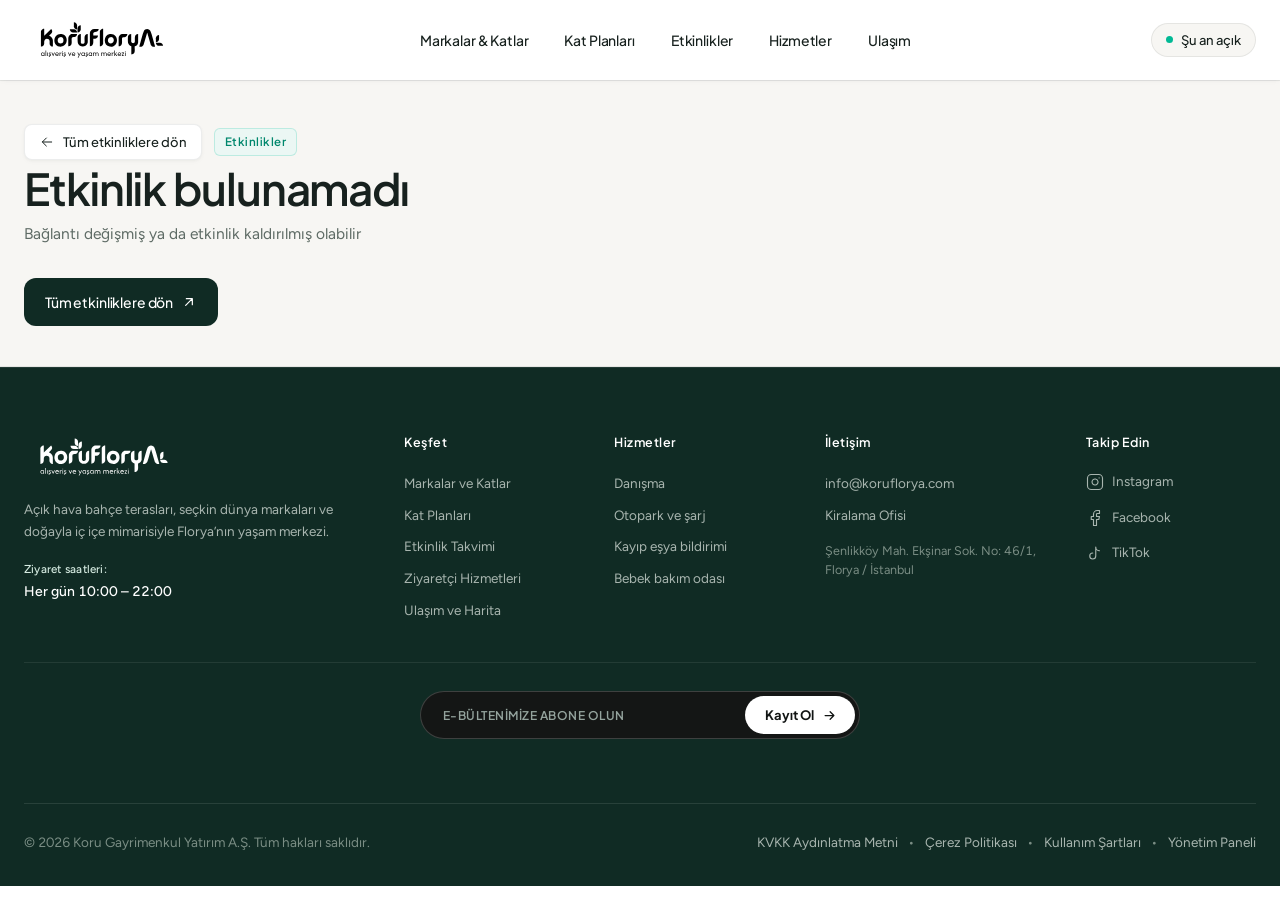
<file: etkinlik.html>
<!DOCTYPE html>
<html lang="tr">
<head>
<meta charset="UTF-8" />
<meta name="viewport" content="width=device-width, initial-scale=1" />
<title>Etkinlik | Koru Florya</title>
<meta name="description" content="Koru Florya etkinlik detayı" />
<meta name="theme-color" content="#102B24" />
<link rel="icon" type="image/svg+xml" href="assets/logo/favicon.svg" />
<link rel="apple-touch-icon" href="assets/logo/koruflorya-icon-hq.png" />
<link rel="preconnect" href="https://fonts.googleapis.com" />
<link rel="preconnect" href="https://fonts.gstatic.com" crossorigin />
<link href="https://fonts.googleapis.com/css2?family=Plus+Jakarta+Sans:wght@500;600&family=Figtree:wght@400;500;600&display=swap" rel="stylesheet" />
<link rel="stylesheet" href="assets/css/site.css" />
<!-- seo:start -->
<link rel="canonical" href="https://lavelty.github.io/my-project/etkinlik.html" />
<meta property="og:site_name" content="Koru Florya" />
<meta property="og:locale" content="tr_TR" />
<meta property="og:type" content="website" />
<meta property="og:title" content="Etkinlik | Koru Florya" />
<meta property="og:description" content="Koru Florya etkinlik detayı" />
<meta property="og:url" content="https://lavelty.github.io/my-project/etkinlik.html" />
<meta property="og:image" content="https://lavelty.github.io/my-project/assets/og/og-default.jpg" />
<meta property="og:image:width" content="1200" />
<meta property="og:image:height" content="630" />
<meta name="twitter:card" content="summary_large_image" />
<meta name="twitter:title" content="Etkinlik | Koru Florya" />
<meta name="twitter:description" content="Koru Florya etkinlik detayı" />
<meta name="twitter:image" content="https://lavelty.github.io/my-project/assets/og/og-default.jpg" />
<!-- seo:end -->
</head>
<body data-page="event">
<main id="main"><div id="page"></div></main>
<script src="assets/js/stores.js"></script>
<script src="assets/js/events.js"></script>
<script src="assets/js/data.js"></script>
<script src="assets/js/cards.js"></script>
<script src="assets/js/chrome.js"></script>
<script src="assets/js/seo.js"></script>
<script>
(function(){
const {esc,IC}=KF;
const $=s=>document.querySelector(s);
const qp=new URLSearchParams(location.search);
const id=qp.get('e')||qp.get('id');
const e=KF.evById(id);
const page=$('#page');
if(!e){
  document.title='Etkinlik bulunamadı | Koru Florya';
  page.innerHTML=`<div class="pagehead"><div class="wrap"><div class="lh-crumb"><a class="back" href="etkinlikler.html"><svg viewBox="0 0 24 24" fill="none" stroke="currentColor" stroke-width="1.5" stroke-linecap="round" stroke-linejoin="round" aria-hidden="true"><path d="M19 12H5M11 6l-6 6 6 6"/></svg>Tüm etkinliklere dön</a><span class="lh-badge">Etkinlikler</span></div><h1 class="h" style="font-size:clamp(36px,5vw,64px)">Etkinlik bulunamadı</h1><p class="lead">Bağlantı değişmiş ya da etkinlik kaldırılmış olabilir</p><p style="margin-top:32px"><a class="btn btn-dark" href="etkinlikler.html">Tüm etkinliklere dön ${IC.arr}</a></p></div></div>`;
  return;
}
document.title=`${e.title} | Koru Florya`;
if(window.KFSeo)KFSeo.event(e);
document.querySelector('meta[name=description]').content=e.short;
const past=KF.isPast(e),dt=KF.dateText(e),l=KF.calLinks(e);
const camp=e.type==='campaign';
const chips=[dt?`<span>${IC.cal}${esc(dt)}</span>`:'',e.time?`<span>${IC.clock}${esc(e.time)}</span>`:'',`<span>${IC.pin}${esc((e.venue?e.venue+', ':'')+(e.place||''))}</span>`].join('');
const rows=[dt?['Tarih',esc(dt)]:null,e.time?['Saat',esc(e.time)]:null,['Mekân',`${e.venue?esc(e.venue)+'<br>':''}${esc(e.place||'')}`],e.who?['Konuk',esc(e.who.name)]:null,e.audience?['Kimler için',esc(e.audience)]:null,!camp?['Katılım',e.free?'Ücretsiz':'—']:null].filter(Boolean);
const inits=n=>n.replace(/(Prof\.|Dr\.)\s*/g,'').split(' ').map(w=>w[0]).slice(0,2).join('');
const goEventHall=!camp&&/^Koru Katı/.test(e.place||'');
const similar=(e.related||KF.EVENTS.filter(x=>x.id!==e.id&&x.type===e.type).map(x=>x.id)).map(KF.evById).filter(x=>x&&!KF.isPast(x)).slice(0,3);
const imgSrc=/^https?:\/\/|^data:|^assets\//.test(e.img||'')?e.img:`assets/events/${e.img}`;
page.innerHTML=`
<div class="ev-hero">
  <img src="${esc(imgSrc)}" alt="" width="1600" height="900" decoding="async" fetchpriority="high" />
  <div class="wrap">
    <div class="lh-crumb">
      <a class="back" href="etkinlikler.html"><svg viewBox="0 0 24 24" fill="none" stroke="currentColor" stroke-width="1.5" stroke-linecap="round" stroke-linejoin="round" aria-hidden="true"><path d="M19 12H5M11 6l-6 6 6 6"/></svg>Tüm etkinliklere dön</a>
      <span class="lh-badge">${esc(e.kicker||(camp?'Kampanya':'Etkinlik'))}${past?' · Sona erdi':''}</span>
    </div>
    <h1>${esc(e.title)}</h1>
    <p>${esc(e.short)}</p>
    <div class="ev-chips">${chips}</div>
  </div>
</div>
<section>
  <div class="wrap evd">
    <article>
      <div class="poster" style="--bg-img:url('${esc(imgSrc)}')"><img src="${esc(imgSrc)}" alt="${esc(e.title)} afişi" width="1600" height="900" fetchpriority="high" decoding="async" /></div>
      <h2>${camp?'Kampanya hakkında':'Etkinlik hakkında'}</h2>
      ${e.about.map(p=>`<p>${esc(p)}</p>`).join('')}
      ${e.who?`<h2>Konuk hakkında</h2><div class="bio"><span class="av" aria-hidden="true">${esc(inits(e.who.name))}</span><div><h3>${esc(e.who.name)}</h3><p>${esc(e.who.bio)}</p></div></div>`:''}
      ${e.schedule?`<h2>${camp?'Kampanya Özeti & Detaylar':(e.schedule.length>1?'Etkinlik Akışı & Program':'Saat Bilgisi')}</h2><ul class="tl">${e.schedule.map((s,idx)=>`<li class="${s.hot?'hot':''}"><div class="tl-head"><span class="tl-idx">${camp?IC.pin:IC.clock}</span><b>${esc(s.t)}</b>${s.hot?`<em class="tl-badge">${camp?'Öne Çıkan':'Önemli'}</em>`:''}</div><p class="tl-desc">${esc(s.d)}</p></li>`).join('')}</ul>`:''}
    </article>
    <aside class="sidecard">
      <div class="box"><h3>${camp?'Kampanya bilgileri':'Etkinlik bilgileri'}</h3><dl class="info">${rows.map(([k,v])=>`<div><dt>${k}</dt><dd>${v}</dd></div>`).join('')}</dl></div>
      ${l&&!past?`<div class="box" id="takvim"><h3>Takvime ekle</h3><div class="calbtns"><a class="btn btn-outline" target="_blank" rel="noopener" href="${l.google}"><span style="display:inline-flex;gap:10px;align-items:center">${IC.cal}Google Takvim</span>${IC.arr}</a><a class="btn btn-outline" href="${l.ics}" download="${e.id}.ics"><span style="display:inline-flex;gap:10px;align-items:center">${IC.cal}Apple Takvim (.ics)</span>${IC.arr}</a><a class="btn btn-outline" target="_blank" rel="noopener" href="${l.outlook}"><span style="display:inline-flex;gap:10px;align-items:center">${IC.cal}Outlook</span>${IC.arr}</a></div><p class="note">Tarih, saat ve konum takvim kaydına otomatik eklenir</p></div>`:(past?`<div class="box"><h3>Bu etkinlik sona erdi</h3><p class="note" style="margin-top:0">Yaklaşan etkinlikler için etkinlik takvimine göz atabilirsin</p><p style="margin-top:16px"><a class="btn btn-dark btn-sm" href="etkinlikler.html">Yaklaşan etkinlikler ${IC.arr}</a></p></div>`:'')}
      <div class="box"><h3>Yol tarifi</h3><div class="calbtns"><a class="btn btn-primary" target="_blank" rel="noopener" href="${KF.MAPS}"><span>${goEventHall?'Koru Katı etkinlik alanına yol tarifi':'Koru Florya’ya yol tarifi'}</span>${IC.arr}</a>${camp&&e.store&&KF.byName[e.store]?`<a class="btn btn-outline" href="index.html?magaza=${encodeURIComponent(e.store)}#rehber"><span>Mağazayı kat rehberinde gör</span>${IC.arr}</a>`:''}</div>${goEventHall?'<p class="note">Etkinlik alanı giriş katta, ana girişten ulaşılır</p>':''}</div>
    </aside>
  </div>
</section>
${similar.length?`<section class="bg-lime" style="padding:64px 0"><div class="wrap"><div class="sec-head" style="margin-bottom:24px"><h2 class="h" style="font-size:clamp(22px,2.5vw,30px)">${camp?'Diğer kampanyalar':'Benzer etkinlikler'}</h2><a class="btn btn-outline btn-sm" href="etkinlikler.html">Tümü ${IC.arr}</a></div><div class="ecards ecards-sm">${similar.map(KF.cardHtml).join('')}</div></div></section>`:''}`;
if(location.hash==='#takvim')setTimeout(()=>{const t=$('#takvim');if(t)t.scrollIntoView({behavior:'smooth',block:'center'})},300);
})();
</script>
</body>
</html>
</file>
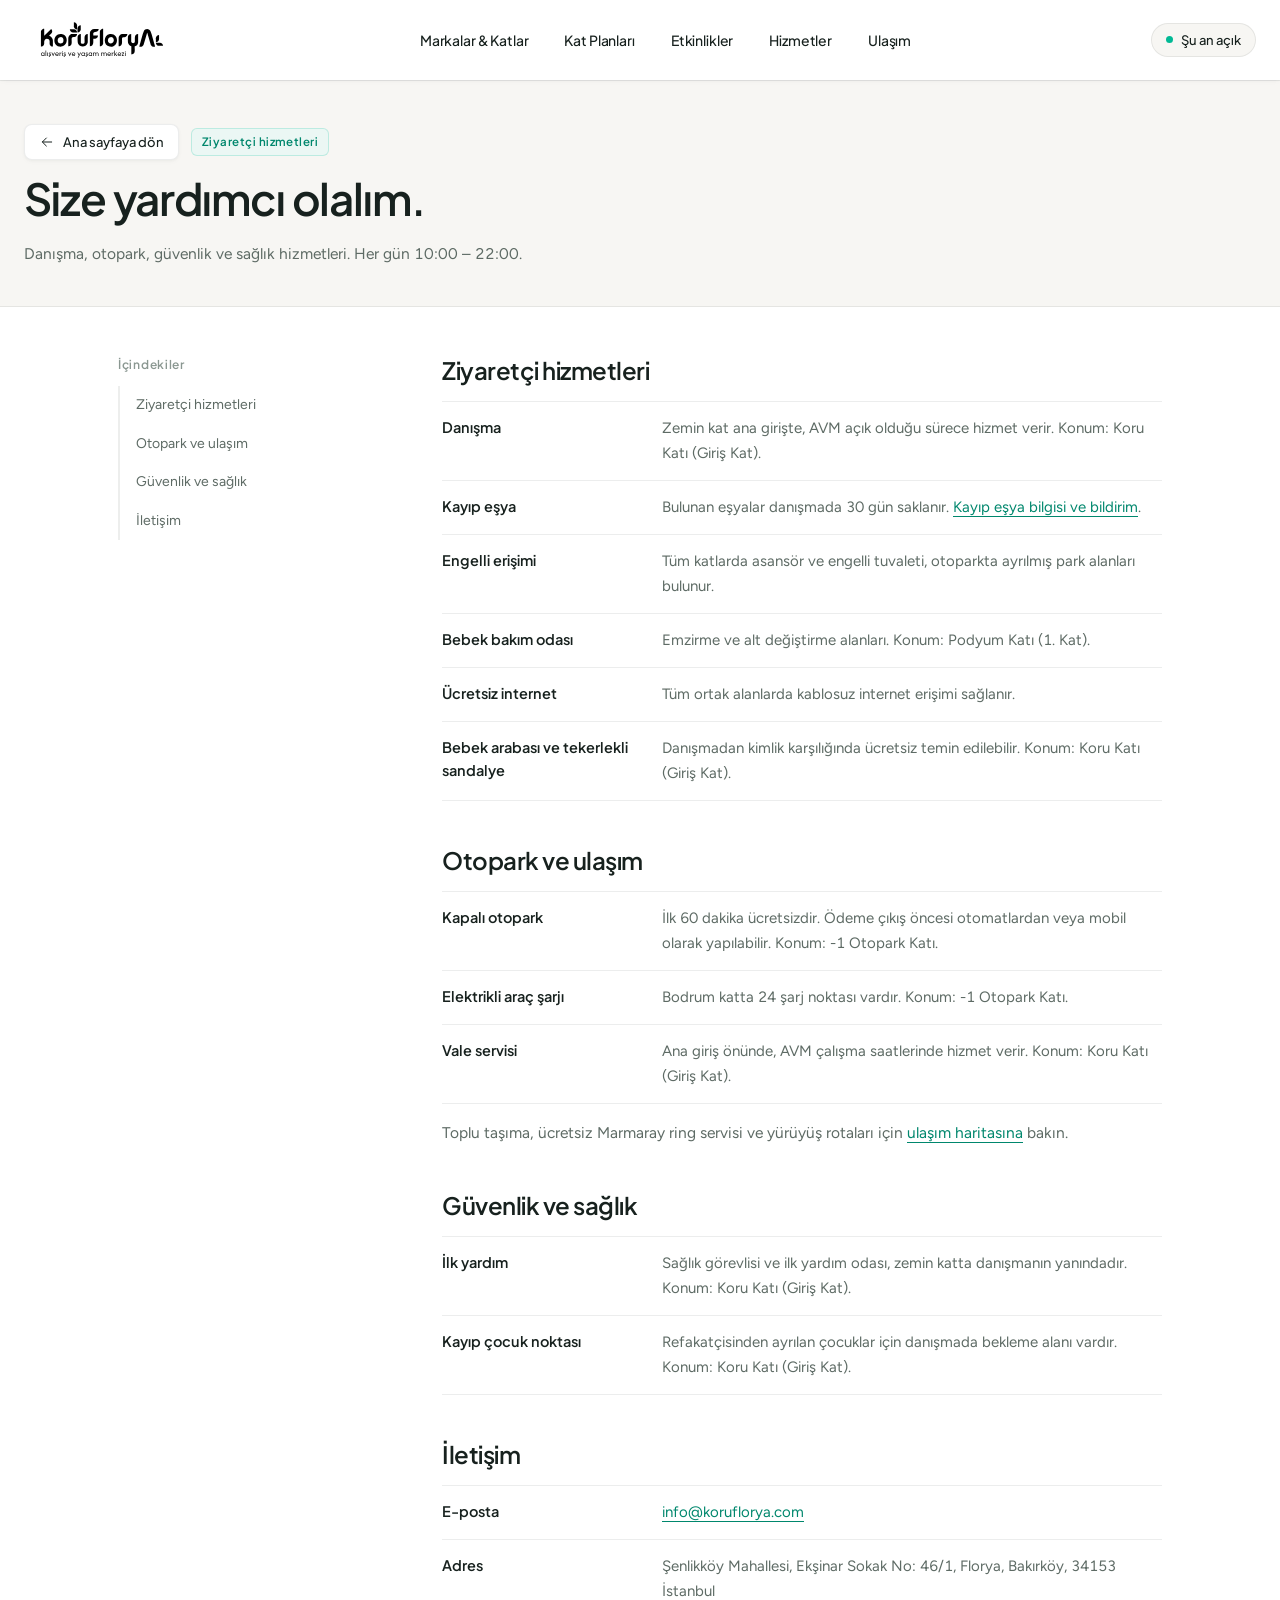
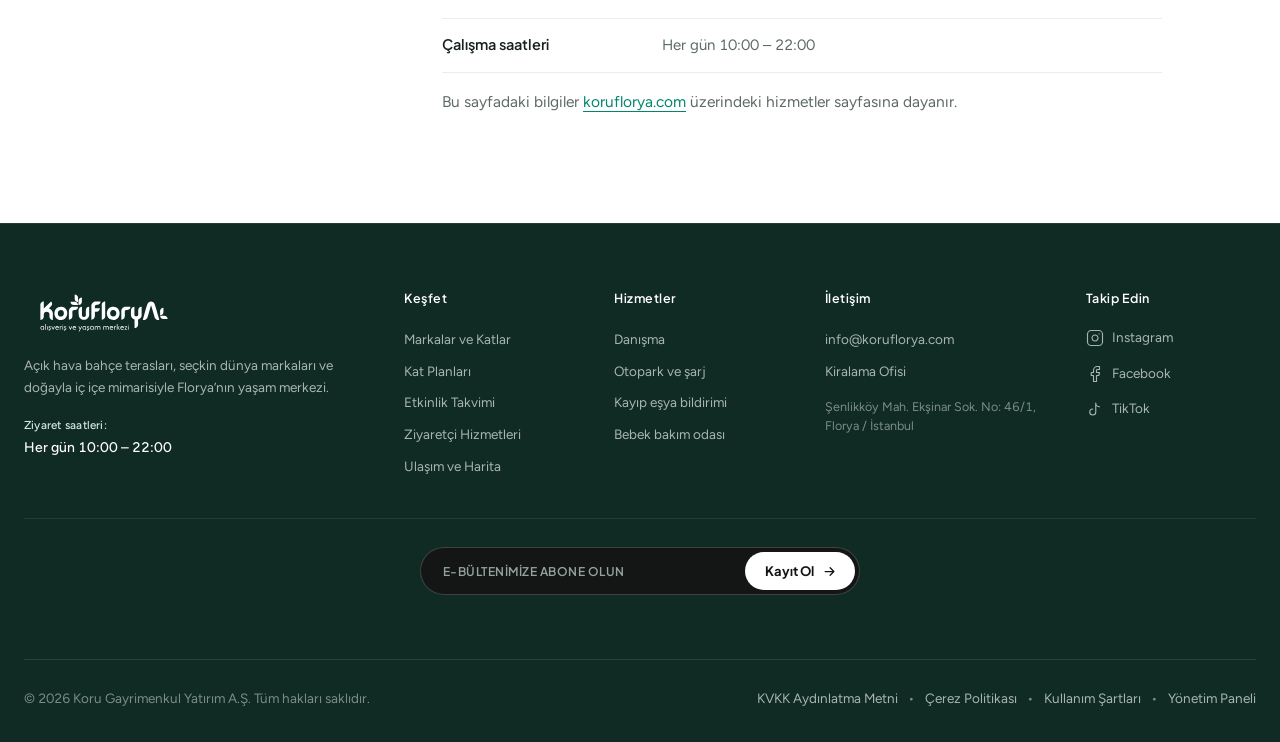
<file: hizmetler.html>
<!DOCTYPE html>
<html lang="tr">
<head>
<meta charset="UTF-8" />
<meta name="viewport" content="width=device-width, initial-scale=1" />
<title>Ziyaretçi hizmetleri | Koru Florya</title>
<meta name="description" content="Koru Florya ziyaretçi hizmetleri: danışma, kayıp eşya, engelli erişimi, bebek bakım odası, otopark, elektrikli araç şarjı, vale ve ilk yardım." />
<meta name="theme-color" content="#102B24" />
<link rel="icon" type="image/svg+xml" href="assets/logo/favicon.svg" />
<link rel="apple-touch-icon" href="assets/logo/koruflorya-icon-hq.png" />
<link rel="preconnect" href="https://fonts.googleapis.com" />
<link rel="preconnect" href="https://fonts.gstatic.com" crossorigin />
<link href="https://fonts.googleapis.com/css2?family=Plus+Jakarta+Sans:wght@500;600&family=Figtree:wght@400;500;600&display=swap" rel="stylesheet" />
<link rel="stylesheet" href="assets/css/site.css" />
<!-- seo:start -->
<link rel="canonical" href="https://lavelty.github.io/my-project/hizmetler.html" />
<meta property="og:site_name" content="Koru Florya" />
<meta property="og:locale" content="tr_TR" />
<meta property="og:type" content="website" />
<meta property="og:title" content="Ziyaretçi hizmetleri | Koru Florya" />
<meta property="og:description" content="Koru Florya ziyaretçi hizmetleri: danışma, kayıp eşya, engelli erişimi, bebek bakım odası, otopark, elektrikli araç şarjı, vale ve ilk yardım." />
<meta property="og:url" content="https://lavelty.github.io/my-project/hizmetler.html" />
<meta property="og:image" content="https://lavelty.github.io/my-project/assets/og/og-default.jpg" />
<meta property="og:image:width" content="1200" />
<meta property="og:image:height" content="630" />
<meta name="twitter:card" content="summary_large_image" />
<meta name="twitter:title" content="Ziyaretçi hizmetleri | Koru Florya" />
<meta name="twitter:description" content="Koru Florya ziyaretçi hizmetleri: danışma, kayıp eşya, engelli erişimi, bebek bakım odası, otopark, elektrikli araç şarjı, vale ve ilk yardım." />
<meta name="twitter:image" content="https://lavelty.github.io/my-project/assets/og/og-default.jpg" />
<!-- seo:end -->
</head>
</head>
<body data-page="legal">
<main id="main">
  <div class="legal-head">
    <div class="wrap">
      <div class="lh-crumb">
        <a class="back" href="index.html"><svg viewBox="0 0 24 24" fill="none" stroke="currentColor" stroke-width="1.5" stroke-linecap="round" stroke-linejoin="round" aria-hidden="true"><path d="M19 12H5M11 6l-6 6 6 6"/></svg>Ana sayfaya dön</a>
        <span class="lh-badge">Ziyaretçi hizmetleri</span>
      </div>
      <h1 class="lh-title">Size yardımcı olalım.</h1>
      <p class="lh-sub">Danışma, otopark, güvenlik ve sağlık hizmetleri. Her gün 10:00 – 22:00.</p>
    </div>
  </div>
  <section style="padding:48px 0 96px">
    <div class="wrap reader">
      <nav class="toc" aria-label="İçindekiler">
        <b>İçindekiler</b>
        <a href="#ziyaretci">Ziyaretçi hizmetleri</a>
        <a href="#otopark">Otopark ve ulaşım</a>
        <a href="#guvenlik">Güvenlik ve sağlık</a>
        <a href="#iletisim">İletişim</a>
      </nav>
      <article class="doc">
<h2 id="ziyaretci">Ziyaretçi hizmetleri</h2>
<dl><div><dt>Danışma</dt><dd>Zemin kat ana girişte, AVM açık olduğu sürece hizmet verir. Konum: Koru Katı (Giriş Kat).</dd></div><div><dt>Kayıp eşya</dt><dd>Bulunan eşyalar danışmada 30 gün saklanır. <a href="kayip-esya.html">Kayıp eşya bilgisi ve bildirim</a>.</dd></div><div><dt>Engelli erişimi</dt><dd>Tüm katlarda asansör ve engelli tuvaleti, otoparkta ayrılmış park alanları bulunur.</dd></div><div><dt>Bebek bakım odası</dt><dd>Emzirme ve alt değiştirme alanları. Konum: Podyum Katı (1. Kat).</dd></div><div><dt>Ücretsiz internet</dt><dd>Tüm ortak alanlarda kablosuz internet erişimi sağlanır.</dd></div><div><dt>Bebek arabası ve tekerlekli sandalye</dt><dd>Danışmadan kimlik karşılığında ücretsiz temin edilebilir. Konum: Koru Katı (Giriş Kat).</dd></div></dl>

<h2 id="otopark">Otopark ve ulaşım</h2>
<dl><div><dt>Kapalı otopark</dt><dd>İlk 60 dakika ücretsizdir. Ödeme çıkış öncesi otomatlardan veya mobil olarak yapılabilir. Konum: -1 Otopark Katı.</dd></div><div><dt>Elektrikli araç şarjı</dt><dd>Bodrum katta 24 şarj noktası vardır. Konum: -1 Otopark Katı.</dd></div><div><dt>Vale servisi</dt><dd>Ana giriş önünde, AVM çalışma saatlerinde hizmet verir. Konum: Koru Katı (Giriş Kat).</dd></div></dl>
<p>Toplu taşıma, ücretsiz Marmaray ring servisi ve yürüyüş rotaları için <a href="index.html#ulasim">ulaşım haritasına</a> bakın.</p>

<h2 id="guvenlik">Güvenlik ve sağlık</h2>
<dl><div><dt>İlk yardım</dt><dd>Sağlık görevlisi ve ilk yardım odası, zemin katta danışmanın yanındadır. Konum: Koru Katı (Giriş Kat).</dd></div><div><dt>Kayıp çocuk noktası</dt><dd>Refakatçisinden ayrılan çocuklar için danışmada bekleme alanı vardır. Konum: Koru Katı (Giriş Kat).</dd></div></dl>

<h2 id="iletisim">İletişim</h2>
<dl><div><dt>E-posta</dt><dd><a href="mailto:info@koruflorya.com">info@koruflorya.com</a></dd></div><div><dt>Adres</dt><dd>Şenlikköy Mahallesi, Ekşinar Sokak No: 46/1, Florya, Bakırköy, 34153 İstanbul</dd></div><div><dt>Çalışma saatleri</dt><dd>Her gün 10:00 – 22:00</dd></div></dl>
<p>Bu sayfadaki bilgiler <a href="https://www.koruflorya.com/hizmetler.php" target="_blank" rel="noopener">koruflorya.com</a> üzerindeki hizmetler sayfasına dayanır.</p>
      </article>
    </div>
  </section>
</main>
<script src="assets/js/stores.js"></script>
<script src="assets/js/events.js"></script>
<script src="assets/js/data.js"></script>
<script src="assets/js/chrome.js"></script>
<script src="assets/js/legal.js"></script>
</body>
</html>
</file>
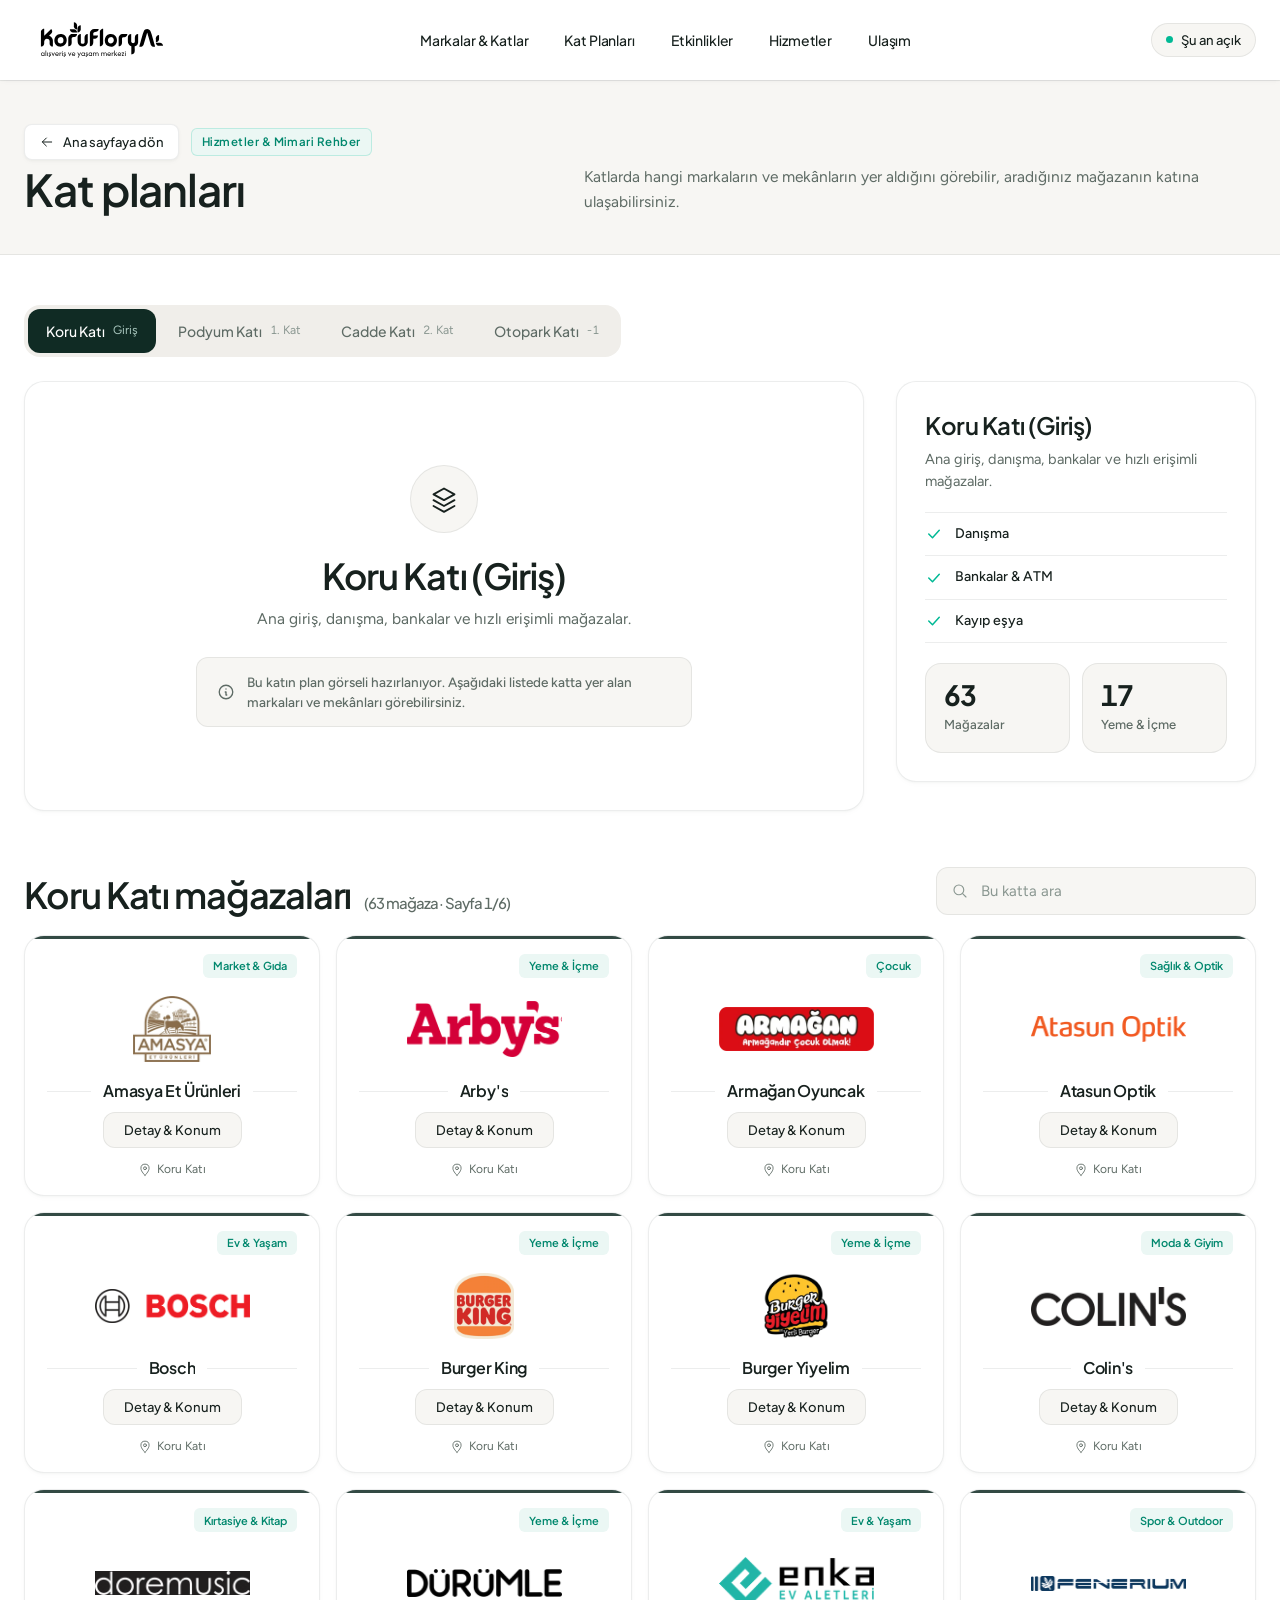
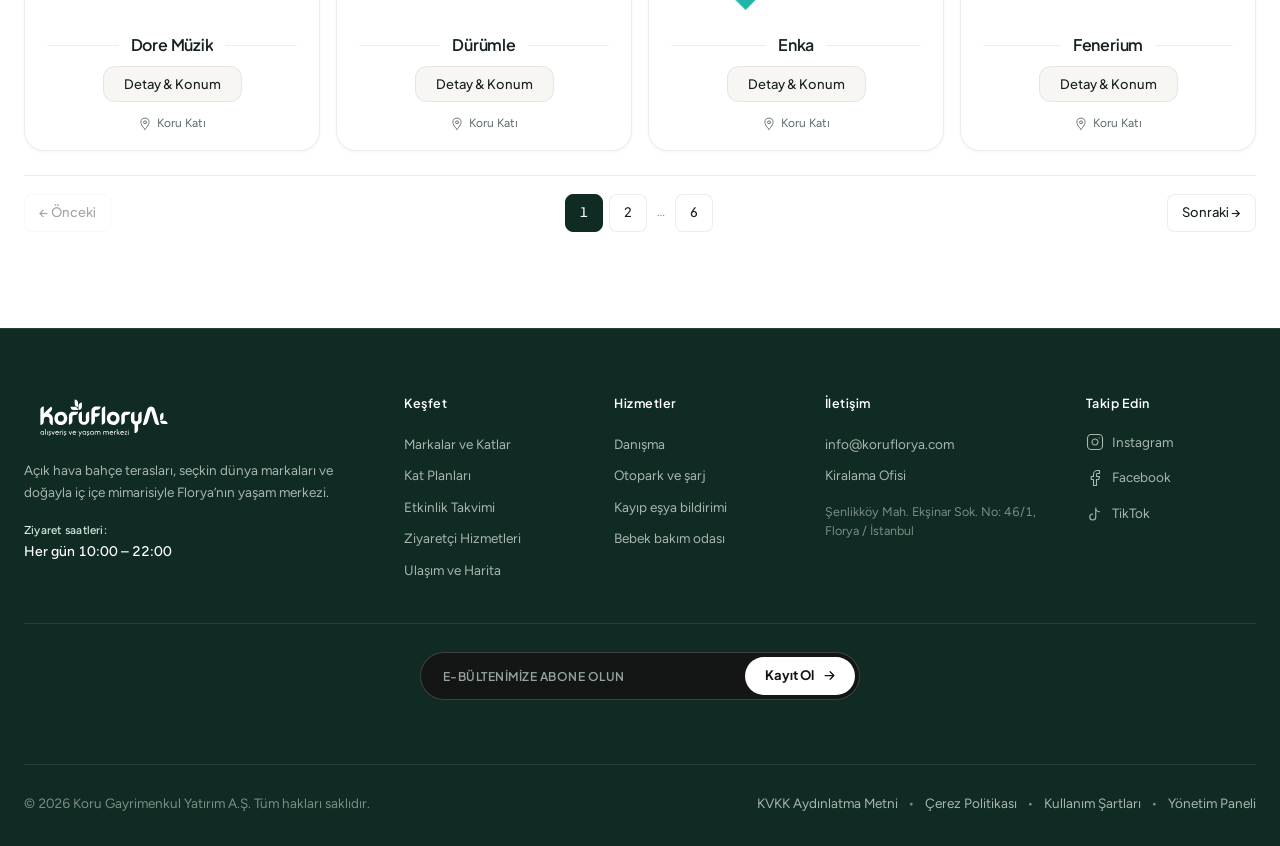
<file: kat-planlari.html>
<!DOCTYPE html>
<html lang="tr">
<head>
<meta charset="UTF-8" />
<meta name="viewport" content="width=device-width, initial-scale=1" />
<title>Kat planları | Koru Florya</title>
<meta name="description" content="Koru Florya'da hangi marka ve mekânın hangi katta olduğunu görün: Koru Katı, Podyum Katı, Cadde Katı ve Otopark Katı." />
<meta name="theme-color" content="#102B24" />
<link rel="icon" type="image/svg+xml" href="assets/logo/favicon.svg" />
<link rel="apple-touch-icon" href="assets/logo/koruflorya-icon-hq.png" />
<link rel="preconnect" href="https://fonts.googleapis.com" />
<link rel="preconnect" href="https://fonts.gstatic.com" crossorigin />
<link href="https://fonts.googleapis.com/css2?family=Plus+Jakarta+Sans:wght@500;600;700&family=Figtree:wght@400;500;600&display=swap" rel="stylesheet" />
<link rel="stylesheet" href="assets/css/site.css" />
<link rel="stylesheet" href="assets/css/store-pages.css" />
<!-- seo:start -->
<link rel="canonical" href="https://lavelty.github.io/my-project/kat-planlari.html" />
<meta property="og:site_name" content="Koru Florya" />
<meta property="og:locale" content="tr_TR" />
<meta property="og:type" content="website" />
<meta property="og:title" content="Kat planları | Koru Florya" />
<meta property="og:description" content="Koru Florya'da hangi marka ve mekânın hangi katta olduğunu görün: Koru Katı, Podyum Katı, Cadde Katı ve Otopark Katı." />
<meta property="og:url" content="https://lavelty.github.io/my-project/kat-planlari.html" />
<meta property="og:image" content="https://lavelty.github.io/my-project/assets/og/og-default.jpg" />
<meta property="og:image:width" content="1200" />
<meta property="og:image:height" content="630" />
<meta name="twitter:card" content="summary_large_image" />
<meta name="twitter:title" content="Kat planları | Koru Florya" />
<meta name="twitter:description" content="Koru Florya'da hangi marka ve mekânın hangi katta olduğunu görün: Koru Katı, Podyum Katı, Cadde Katı ve Otopark Katı." />
<meta name="twitter:image" content="https://lavelty.github.io/my-project/assets/og/og-default.jpg" />
<!-- seo:end -->
</head>
<body data-page="floors">
<main id="main">
  <div class="pagehead">
    <div class="wrap">
      <div class="lh-crumb">
        <a class="back" href="index.html"><svg viewBox="0 0 24 24" fill="none" stroke="currentColor" stroke-width="1.5" stroke-linecap="round" stroke-linejoin="round" aria-hidden="true"><path d="M19 12H5M11 6l-6 6 6 6"/></svg>Ana sayfaya dön</a>
        <span class="lh-badge">Hizmetler &amp; Mimari Rehber</span>
      </div>
      <div class="sec-head" style="margin-bottom:0;align-items:flex-end">
        <div>
          <h1 class="h" style="font-size:clamp(32px,4.5vw,52px)">Kat planları</h1>
        </div>
        <p class="lead" style="margin:0">Katlarda hangi markaların ve mekânların yer aldığını görebilir, aradığınız mağazanın katına ulaşabilirsiniz.</p>
      </div>
    </div>
  </div>
  <section style="padding-top:48px">
    <div class="wrap">
      <div class="kp-tabs"><div class="seg" id="tabs" role="tablist" aria-label="Kat"></div></div>
      <div id="sel"></div>
      <div class="kp" id="kp"></div>
      <div class="kp-list-h">
        <h2 id="listTitle"></h2>
        <label class="search sm"><svg viewBox="0 0 24 24" fill="none" stroke="currentColor" stroke-width="1.5" stroke-linecap="round" aria-hidden="true"><circle cx="10.5" cy="10.5" r="6.5"/><path d="m20 20-4.5-4.5"/></svg><span class="sr">Bu katta ara</span><input id="q" type="search" placeholder="Bu katta ara" autocomplete="off" /></label>
      </div>
      <div class="sgrid" id="grid"></div>
      <nav class="stage-pager" id="kpPager" aria-label="Kat mağaza sayfaları"></nav>
    </div>
  </section>
</main>
<script src="assets/js/stores.js"></script>
<script src="assets/js/events.js"></script>
<script src="assets/js/data.js"></script>
<script src="assets/js/cards.js"></script>
<script src="assets/js/chrome.js"></script>
<script>
(function(){
const {esc,low,IC,FL,FORDER}=KF;
const $=s=>document.querySelector(s);
const params=()=>new URLSearchParams(location.search);
const CHECK='<svg viewBox="0 0 24 24" fill="none" stroke="currentColor" stroke-width="2" stroke-linecap="round" stroke-linejoin="round" aria-hidden="true"><path d="m5 12 5 5 9-10"/></svg>';
const PIN_SVG='<svg viewBox="0 0 24 24" fill="none" stroke="currentColor" stroke-width="1.5" stroke-linecap="round" stroke-linejoin="round" aria-hidden="true" width="14" height="14"><path d="M12 21s7-6.2 7-12a7 7 0 1 0-14 0c0 5.8 7 12 7 12z"/><circle cx="12" cy="9" r="2.5"/></svg>';
const LAYERS_SVG='<svg viewBox="0 0 24 24" fill="none" stroke="currentColor" stroke-width="1.6" stroke-linecap="round" stroke-linejoin="round" aria-hidden="true"><path d="m12 3 9 5-9 5-9-5 9-5z"/><path d="m3 13 9 5 9-5"/><path d="m3 18 9 5 9-5"/></svg>';
const INFO_SVG='<svg viewBox="0 0 24 24" fill="none" stroke="currentColor" stroke-width="1.8" stroke-linecap="round" stroke-linejoin="round" aria-hidden="true" width="18" height="18"><circle cx="12" cy="12" r="9"/><path d="M12 8h.01M11 12h1v4h1"/></svg>';
const num={K:0,P:1,C:2,O:-1};
let f=KF.floorFromParam(params().get('kat'))||'K';
const hlSlug=params().get('magaza');
const hl=hlSlug&&KF.bySlug[hlSlug];
if(hl&&!hl.fl.includes(f))f=hl.fl[0];
let q='', page=1;
const perPage=12;
if(hl){
  const initList=KF.stores.filter(s=>s.fl.includes(f));
  const idx=initList.indexOf(hl);
  if(idx>=0) page=Math.floor(idx/perPage)+1;
}
const mini=x=>`<a class="store-card${hl&&x===hl?' hl':''}" id="m-${x.slug}" href="${KF.storeUrl(x)}"><div class="sc-top"><span class="sc-cat">${esc(x.c[0]||'Mağaza')}</span></div><div class="sc-logo">${KF.logoHtml(x)}</div><div class="sc-mid"><div class="sc-name-line"><h3 class="sc-name">${esc(x.n)}</h3></div><span class="sc-btn">Detay &amp; Konum</span><p class="sc-floor">${PIN_SVG} ${esc(KF.floorLabel(x))}</p></div></a>`;

function renderList(){
  const list=KF.stores.filter(s=>s.fl.includes(f));
  const shown=list.filter(s=>!q||low(s.n).includes(q)||s.c.some(c=>low(c).includes(q)));
  const totalPages=Math.max(1,Math.ceil(shown.length/perPage));
  if(page>totalPages) page=totalPages;
  if(page<1) page=1;
  const startIdx=(page-1)*perPage;
  const slice=shown.slice(startIdx,startIdx+perPage);
  $('#listTitle').innerHTML=`${FL[f].n} mağazaları <small style="font-size:15px;font-weight:500;color:var(--text-muted);margin-left:8px">(${shown.length} mağaza${totalPages>1?` · Sayfa ${page}/${totalPages}`:''})</small>`;
  $('#grid').innerHTML=slice.length?slice.map(mini).join(''):`<div class="eempty" style="grid-column:1/-1"><p>“${esc(q)}” için bu katta sonuç yok</p></div>`;
  const pager=$('#kpPager');
  if(pager){
    if(totalPages<=1){
      pager.hidden=true;
      pager.innerHTML='';
    }else{
      pager.hidden=false;
      const pages=[];
      for(let i=1;i<=totalPages;i++){
        if(i===1||i===totalPages||(i>=page-1&&i<=page+1)) pages.push(i);
        else if(pages[pages.length-1]!=='...') pages.push('...');
      }
      pager.innerHTML=`
        <button type="button" class="pg-nav" data-page="${page-1}" ${page<=1?'disabled':''} aria-label="Önceki sayfa">← Önceki</button>
        <div class="pg-nums">
          ${pages.map(p=>p==='...'?`<span class="pg-dots">…</span>`:`<button type="button" class="pg-btn${p===page?' on':''}" data-page="${p}" aria-current="${p===page?'page':'false'}">${p}</button>`).join('')}
        </div>
        <button type="button" class="pg-nav" data-page="${page+1}" ${page>=totalPages?'disabled':''} aria-label="Sonraki sayfa">Sonraki →</button>
      `;
    }
  }
}

async function render(){
  const list=KF.stores.filter(s=>s.fl.includes(f));
  const food=list.filter(s=>s.c.includes('Yeme & İçme')).length;
  document.title=`${FL[f].n} kat planı | Koru Florya`;
  $('#tabs').innerHTML=FORDER.map(k=>`<button type="button" data-f="${k}" aria-pressed="${k===f}">${FL[k].n} <small>${FL[k].sub}</small></button>`).join('');
  $('#sel').innerHTML=hl?`<div class="kp-sel"><span>Seçili mağaza: <b>${esc(hl.n)}</b> · ${esc(KF.floorShort(hl))}</span><a class="btn btn-dark btn-sm" href="${KF.storeUrl(hl)}">Mağaza sayfası ${IC.arr}</a></div>`:'';
  const svc=KF.FLOOR_INFO[f].services;
  let plan=`<div class="kp-plan"><div class="kp-plan-inner"><div class="kp-ic">${LAYERS_SVG}</div><h2>${FL[f].n} (${FL[f].sub})</h2><p>${esc(FL[f].d)}.</p><div class="kp-soon">${INFO_SVG}<span>Bu katın plan görseli hazırlanıyor. Aşağıdaki listede katta yer alan markaları ve mekânları görebilirsiniz.</span></div></div></div>`;
  if(KF.PLAN_FILES[f]){try{const t=await (await fetch(KF.PLAN_FILES[f])).text();plan=`<div class="kp-plan kp-svg">${t}</div>`}catch{}}
  $('#kp').innerHTML=`${plan}<aside class="kp-side"><h2>${FL[f].n} (${FL[f].sub})</h2><p>${esc(FL[f].d)}.</p>${svc.length?`<ul class="checks">${svc.map(x=>`<li>${CHECK}${esc(x)}</li>`).join('')}</ul>`:'<div style="height:24px"></div>'}<div class="kp-stats"><div><b>${list.length}</b><span>Mağazalar</span></div><div><b>${food}</b><span>Yeme &amp; İçme</span></div></div></aside>`;
  document.querySelectorAll('.kp-svg [data-store]').forEach(el=>{el.setAttribute('tabindex','0');el.classList.toggle('on',el.dataset.store===hlSlug);el.addEventListener('click',()=>{location.href='magaza.html?s='+el.dataset.store})});
  renderList();
}
$('#tabs').addEventListener('click',e=>{const b=e.target.closest('button');if(!b)return;f=b.dataset.f;q='';page=1;$('#q').value='';const u=new URL(location.href);u.searchParams.set('kat',num[f]);u.searchParams.delete('magaza');history.pushState(null,'',u);render()});
$('#q').addEventListener('input',e=>{q=low(e.target.value.trim());page=1;renderList()});
$('#kpPager').addEventListener('click',e=>{
  const btn=e.target.closest('[data-page]');
  if(!btn||btn.disabled)return;
  const p=parseInt(btn.dataset.page,10);
  if(!isNaN(p)&&p!==page){
    page=p;
    renderList();
    const lh=document.querySelector('.kp-list-h');
    if(lh)lh.scrollIntoView({behavior:KF.reduce?'auto':'smooth',block:'start'});
  }
});
addEventListener('popstate',()=>{f=KF.floorFromParam(params().get('kat'))||'K';page=1;render()});
render().then(()=>{if(hl){const el=document.getElementById('m-'+hl.slug);if(el)setTimeout(()=>el.scrollIntoView({behavior:'smooth',block:'center'}),400)}});
})();
</script>
</body>
</html>
</file>
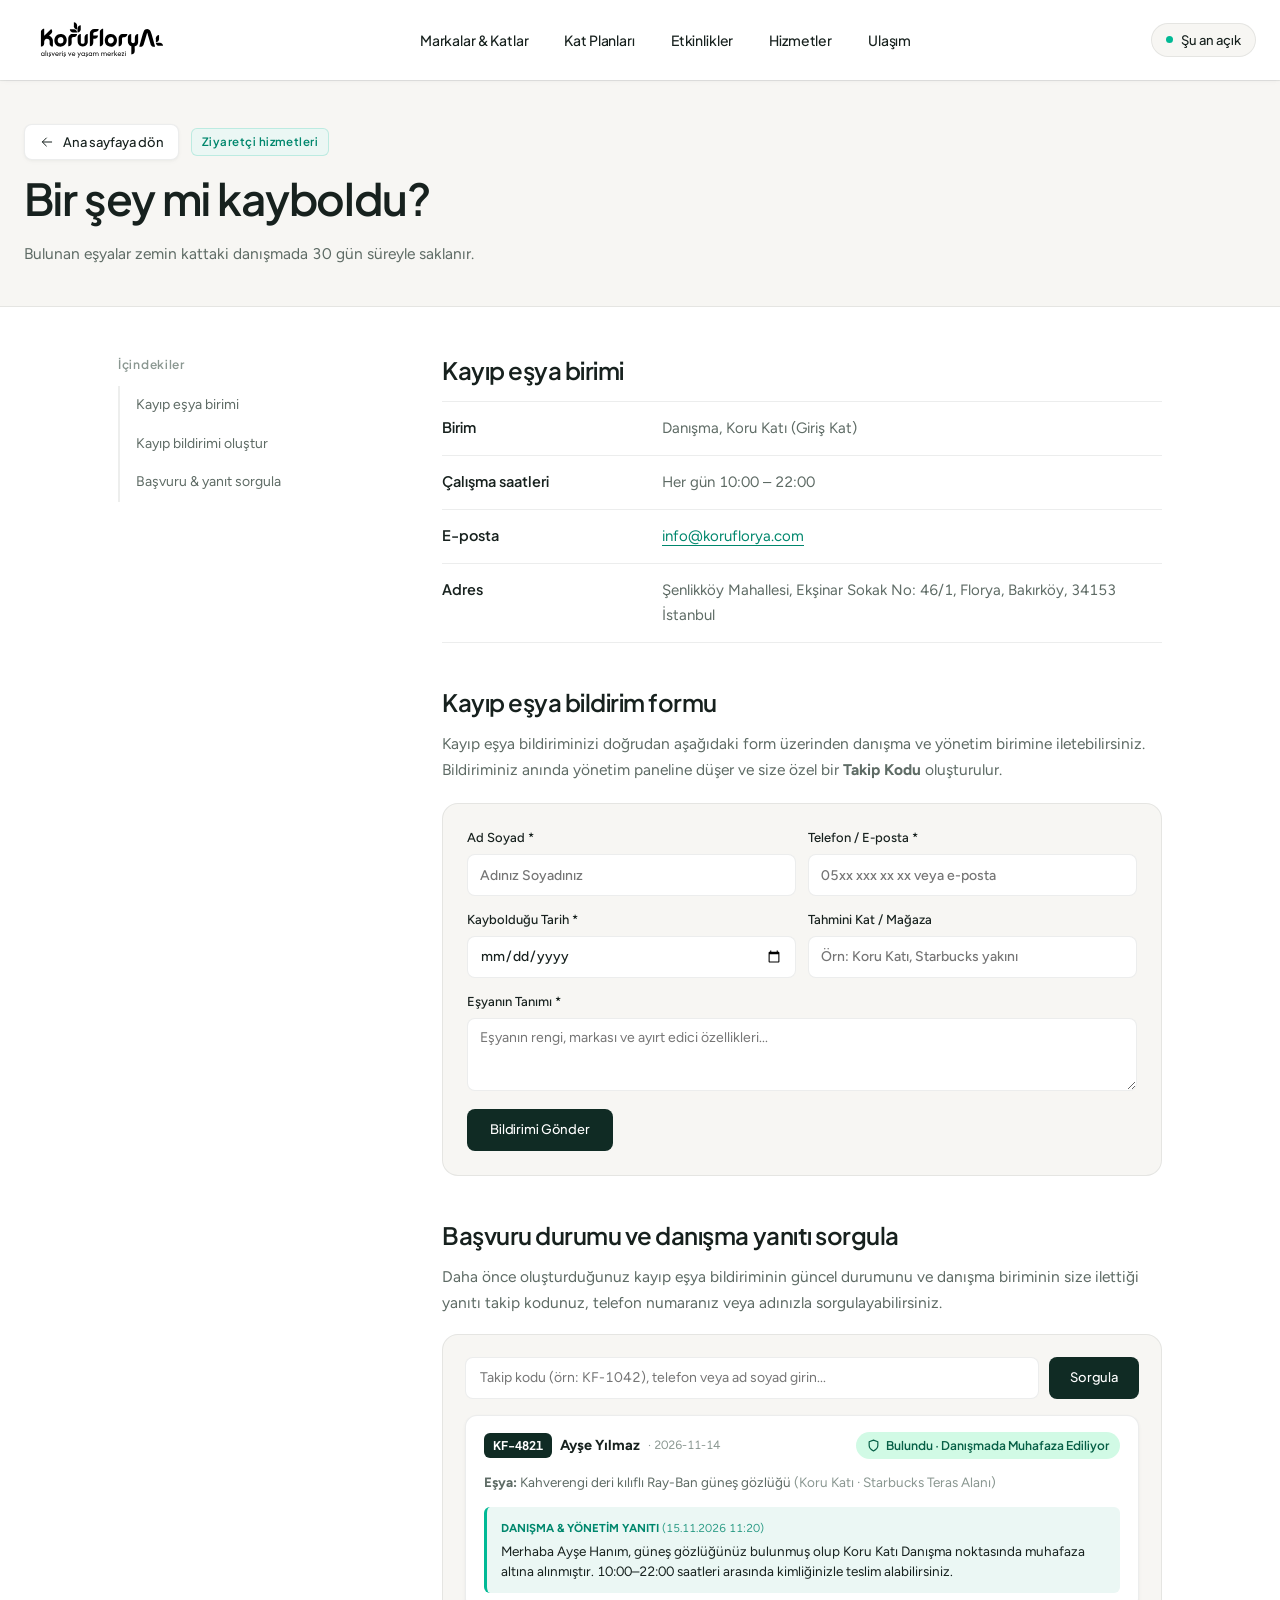
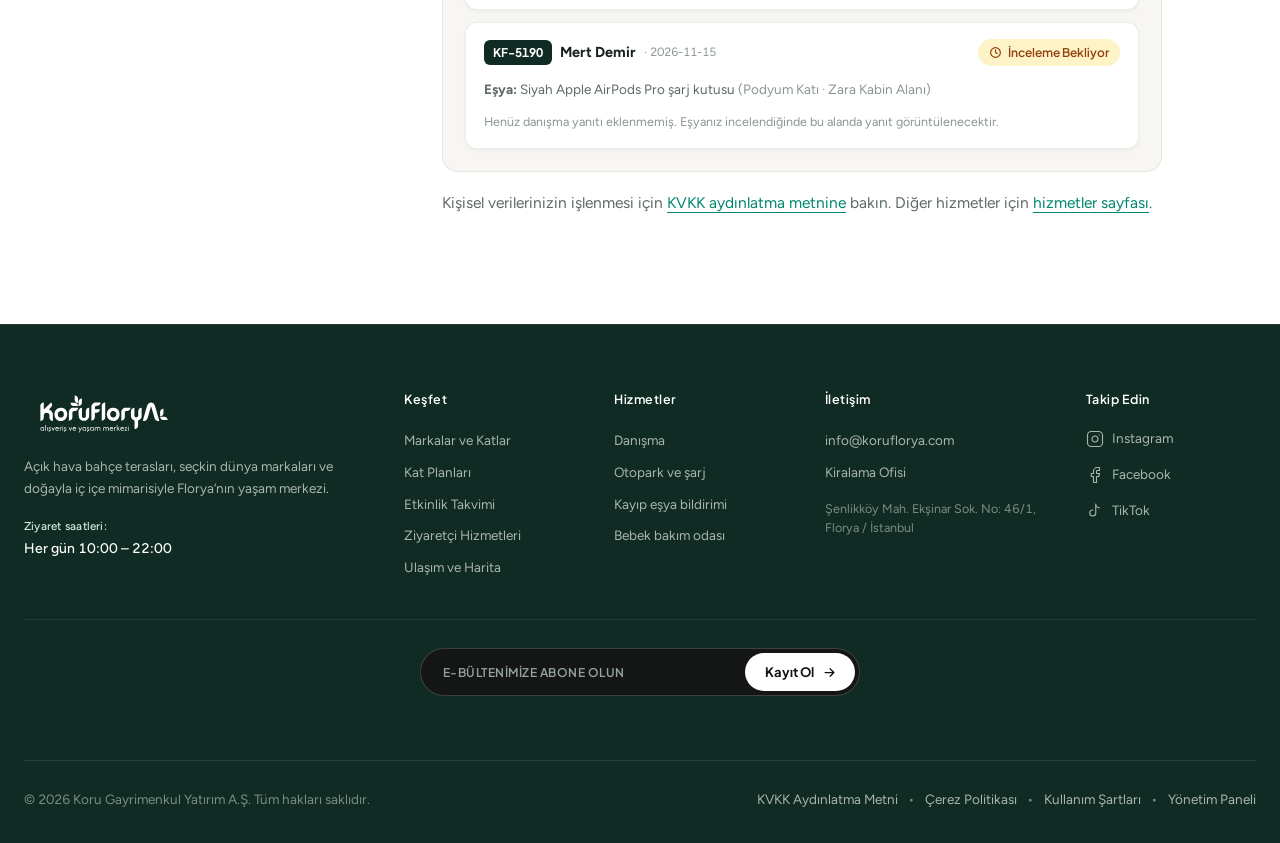
<file: kayip-esya.html>
<!DOCTYPE html>
<html lang="tr">
<head>
<meta charset="UTF-8" />
<meta name="viewport" content="width=device-width, initial-scale=1" />
<title>Kayıp eşya | Koru Florya</title>
<meta name="description" content="Koru Florya kayıp eşya: bulunan eşyalar zemin kattaki danışmada 30 gün saklanır. Kayıp bildirimi nasıl yapılır." />
<meta name="theme-color" content="#102B24" />
<link rel="icon" type="image/svg+xml" href="assets/logo/favicon.svg" />
<link rel="apple-touch-icon" href="assets/logo/koruflorya-icon-hq.png" />
<link rel="preconnect" href="https://fonts.googleapis.com" />
<link rel="preconnect" href="https://fonts.gstatic.com" crossorigin />
<link href="https://fonts.googleapis.com/css2?family=Plus+Jakarta+Sans:wght@500;600&family=Figtree:wght@400;500;600&display=swap" rel="stylesheet" />
<link rel="stylesheet" href="assets/css/site.css" />
<!-- seo:start -->
<link rel="canonical" href="https://lavelty.github.io/my-project/kayip-esya.html" />
<meta property="og:site_name" content="Koru Florya" />
<meta property="og:locale" content="tr_TR" />
<meta property="og:type" content="website" />
<meta property="og:title" content="Kayıp eşya | Koru Florya" />
<meta property="og:description" content="Koru Florya kayıp eşya: bulunan eşyalar zemin kattaki danışmada 30 gün saklanır. Kayıp bildirimi nasıl yapılır." />
<meta property="og:url" content="https://lavelty.github.io/my-project/kayip-esya.html" />
<meta property="og:image" content="https://lavelty.github.io/my-project/assets/og/og-default.jpg" />
<meta property="og:image:width" content="1200" />
<meta property="og:image:height" content="630" />
<meta name="twitter:card" content="summary_large_image" />
<meta name="twitter:title" content="Kayıp eşya | Koru Florya" />
<meta name="twitter:description" content="Koru Florya kayıp eşya: bulunan eşyalar zemin kattaki danışmada 30 gün saklanır. Kayıp bildirimi nasıl yapılır." />
<meta name="twitter:image" content="https://lavelty.github.io/my-project/assets/og/og-default.jpg" />
<!-- seo:end -->
</head>
</head>
<body data-page="legal">
<main id="main">
  <div class="legal-head">
    <div class="wrap">
      <div class="lh-crumb">
        <a class="back" href="index.html"><svg viewBox="0 0 24 24" fill="none" stroke="currentColor" stroke-width="1.5" stroke-linecap="round" stroke-linejoin="round" aria-hidden="true"><path d="M19 12H5M11 6l-6 6 6 6"/></svg>Ana sayfaya dön</a>
        <span class="lh-badge">Ziyaretçi hizmetleri</span>
      </div>
      <h1 class="lh-title">Bir şey mi kayboldu?</h1>
      <p class="lh-sub">Bulunan eşyalar zemin kattaki danışmada 30 gün süreyle saklanır.</p>
    </div>
  </div>
  <section style="padding:48px 0 96px">
    <div class="wrap reader">
      <nav class="toc" aria-label="İçindekiler">
        <b>İçindekiler</b>
        <a href="#birim">Kayıp eşya birimi</a>
        <a href="#bildirim">Kayıp bildirimi oluştur</a>
        <a href="#sorgula">Başvuru &amp; yanıt sorgula</a>
      </nav>
      <article class="doc">
<h2 id="birim">Kayıp eşya birimi</h2>
<dl><div><dt>Birim</dt><dd>Danışma, Koru Katı (Giriş Kat)</dd></div><div><dt>Çalışma saatleri</dt><dd>Her gün 10:00 – 22:00</dd></div><div><dt>E-posta</dt><dd><a href="mailto:info@koruflorya.com">info@koruflorya.com</a></dd></div><div><dt>Adres</dt><dd>Şenlikköy Mahallesi, Ekşinar Sokak No: 46/1, Florya, Bakırköy, 34153 İstanbul</dd></div></dl>

<h2 id="bildirim">Kayıp eşya bildirim formu</h2>
<p>Kayıp eşya bildiriminizi doğrudan aşağıdaki form üzerinden danışma ve yönetim birimine iletebilirsiniz. Bildiriminiz anında yönetim paneline düşer ve size özel bir <b>Takip Kodu</b> oluşturulur.</p>
<form id="lostForm" class="cms-form" style="background:var(--bg-light);border:1px solid var(--border-light);border-radius:var(--radius-lg);padding:24px;margin:20px 0;display:grid;gap:14px">
  <div style="display:grid;grid-template-columns:repeat(auto-fit,minmax(200px,1fr));gap:12px">
    <label style="display:grid;gap:5px;font-size:13px;font-weight:500">Ad Soyad *
      <input type="text" name="name" required placeholder="Adınız Soyadınız" style="height:42px;padding:0 12px;border:1px solid var(--border-light);border-radius:var(--radius-sm);background:#fff;font-size:14px" />
    </label>
    <label style="display:grid;gap:5px;font-size:13px;font-weight:500">Telefon / E-posta *
      <input type="text" name="contact" required placeholder="05xx xxx xx xx veya e-posta" style="height:42px;padding:0 12px;border:1px solid var(--border-light);border-radius:var(--radius-sm);background:#fff;font-size:14px" />
    </label>
  </div>
  <div style="display:grid;grid-template-columns:repeat(auto-fit,minmax(200px,1fr));gap:12px">
    <label style="display:grid;gap:5px;font-size:13px;font-weight:500">Kaybolduğu Tarih *
      <input type="date" name="date" required style="height:42px;padding:0 12px;border:1px solid var(--border-light);border-radius:var(--radius-sm);background:#fff;font-size:14px" />
    </label>
    <label style="display:grid;gap:5px;font-size:13px;font-weight:500">Tahmini Kat / Mağaza
      <input type="text" name="location" placeholder="Örn: Koru Katı, Starbucks yakını" style="height:42px;padding:0 12px;border:1px solid var(--border-light);border-radius:var(--radius-sm);background:#fff;font-size:14px" />
    </label>
  </div>
  <label style="display:grid;gap:5px;font-size:13px;font-weight:500">Eşyanın Tanımı *
    <textarea name="desc" rows="3" required placeholder="Eşyanın rengi, markası ve ayırt edici özellikleri..." style="padding:10px 12px;border:1px solid var(--border-light);border-radius:var(--radius-sm);background:#fff;font-size:14px;font-family:inherit;resize:vertical"></textarea>
  </label>
  <div style="display:flex;align-items:center;justify-content:space-between;gap:12px;flex-wrap:wrap;padding-top:4px">
    <button type="submit" class="btn btn-dark btn-sm" style="height:42px;padding:0 22px">Bildirimi Gönder</button>
    <span id="lostFormMsg" style="font-size:13.5px;color:var(--brand-turq-text);font-weight:600" hidden></span>
  </div>
</form>

<h2 id="sorgula">Başvuru durumu ve danışma yanıtı sorgula</h2>
<p>Daha önce oluşturduğunuz kayıp eşya bildiriminin güncel durumunu ve danışma biriminin size ilettiği yanıtı takip kodunuz, telefon numaranız veya adınızla sorgulayabilirsiniz.</p>
<div style="background:var(--bg-light);border:1px solid var(--border-light);border-radius:var(--radius-lg);padding:22px;margin:18px 0">
  <form id="trackForm" style="display:flex;gap:10px;flex-wrap:wrap">
    <input type="search" id="trackInput" placeholder="Takip kodu (örn: KF-1042), telefon veya ad soyad girin..." style="flex:1;min-width:220px;height:42px;padding:0 14px;border:1px solid var(--border-light);border-radius:var(--radius-sm);background:#fff;font-size:14px" />
    <button type="submit" class="btn btn-dark btn-sm" style="height:42px;padding:0 20px">Sorgula</button>
  </form>
  <div id="trackResults" style="margin-top:16px;display:grid;gap:12px"></div>
</div>

<p>Kişisel verilerinizin işlenmesi için <a href="kvkk.html">KVKK aydınlatma metnine</a> bakın. Diğer hizmetler için <a href="hizmetler.html">hizmetler sayfası</a>.</p>
<script>
(function(){
  const esc=s=>String(s||'').replace(/[&<>"']/g,c=>({'&':'&amp;','<':'&lt;','>':'&gt;','"':'&quot;',"'":'&#39;'}[c]));
  const statusBadge=st=>{
    const map={
      'Bekliyor':['#FEF3C7','#92400E','İnceleme Bekliyor','<circle cx="12" cy="12" r="9"/><path d="M12 7v5l3 2"/>'],
      'İnceleniyor':['#E0E7FF','#1E40AF','Kamera & Saha İncelemesinde','<circle cx="11" cy="11" r="7"/><path d="M21 21l-4.3-4.3"/>'],
      'Danışmada Muhafaza':['#D1FAE5','#065F46','Bulundu · Danışmada Muhafaza Ediliyor','<path d="M12 22s8-4 8-10V5l-8-3-8 3v7c0 6 8 10 8 10z"/>'],
      'Teslim Edildi':['#EBF7F4','#00876D','Sahibine Teslim Edildi','<polyline points="20 6 9 17 4 12"/>'],
      'Bulunamadı':['#FEE2E2','#991B1B','Kayıtlarda Eşleşme Bulunamadı','<line x1="18" y1="6" x2="6" y2="18"/><line x1="6" y1="6" x2="18" y2="18"/>']
    };
    const [bg,fg,label,svg]=map[st]||['#F0EEEA','#17211E',st||'Bekliyor','<circle cx="12" cy="12" r="9"/>'];
    return `<span style="display:inline-flex;align-items:center;gap:6px;padding:4px 11px;border-radius:999px;font-family:var(--font-h);font-size:12px;font-weight:600;background:${bg};color:${fg}"><svg width="13" height="13" viewBox="0 0 24 24" fill="none" stroke="currentColor" stroke-width="2.2" stroke-linecap="round" stroke-linejoin="round">${svg}</svg>${esc(label)}</span>`;
  };

  function renderTrack(query){
    const box=document.getElementById('trackResults');
    if(!box)return;
    let list=[];
    try{list=JSON.parse(localStorage.getItem('kf_cms_lost')||'[]');}catch(e){}
    const q=(query||'').trim().toLocaleLowerCase('tr');
    const matches=q?list.filter(x=>
      (x.code||'').toLocaleLowerCase('tr').includes(q)||
      (x.name||'').toLocaleLowerCase('tr').includes(q)||
      (x.contact||'').toLocaleLowerCase('tr').includes(q)||
      (x.desc||'').toLocaleLowerCase('tr').includes(q)
    ):list.slice(0,3);

    if(!matches.length){
      box.innerHTML=q?`<div style="padding:14px;background:#fff;border:1px solid var(--border-light);border-radius:10px;font-size:13.5px;color:var(--text-muted)">“<b>${esc(query)}</b>” ile eşleşen bir başvuru bulunamadı.</div>`:'';
      return;
    }

    box.innerHTML=matches.map(item=>`
      <div style="background:#fff;border:1px solid var(--border-light);border-radius:12px;padding:16px 18px;display:grid;gap:10px;box-shadow:var(--shadow-sm)">
        <div style="display:flex;justify-content:space-between;align-items:center;gap:10px;flex-wrap:wrap">
          <div style="display:flex;align-items:center;gap:8px">
            <span style="font-family:var(--font-h);font-size:12px;font-weight:700;background:var(--brand-dark);color:#fff;padding:3px 9px;border-radius:6px">${esc(item.code||'KF-'+(item.id||'').slice(-4))}</span>
            <b style="font-size:14.5px;color:var(--text-main)">${esc(item.name)}</b>
            <span style="font-size:12px;color:var(--text-subtle)">· ${esc(item.date||'')}</span>
          </div>
          ${statusBadge(item.status)}
        </div>
        <p style="margin:0;font-size:13.5px;color:var(--text-muted)"><b>Eşya:</b> ${esc(item.desc)} <span style="color:var(--text-subtle)">(${esc(item.location||'Belirtilmedi')})</span></p>
        ${item.reply?`
          <div style="background:var(--brand-turq-light);border-left:3px solid var(--brand-turq);padding:12px 14px;border-radius:6px;margin-top:2px">
            <div style="font-size:11.5px;font-weight:700;color:var(--brand-turq-text);margin-bottom:4px">DANIŞMA &amp; YÖNETİM YANITI ${item.replyAt?`<span style="font-weight:400;opacity:.8">(${esc(item.replyAt)})</span>`:''}</div>
            <p style="margin:0;font-size:13.5px;line-height:20px;color:var(--text-main)">${esc(item.reply)}</p>
          </div>
        `:`<div style="font-size:12.5px;color:var(--text-subtle)">Henüz danışma yanıtı eklenmemiş. Eşyanız incelendiğinde bu alanda yanıt görüntülenecektir.</div>`}
      </div>
    `).join('');
  }

  document.getElementById('lostForm').addEventListener('submit',function(e){
    e.preventDefault();
    const fd=new FormData(this);
    const code='KF-'+Math.floor(1000+Math.random()*9000);
    const item={
      id:'lf-'+Date.now(),
      code,
      name:fd.get('name'),
      contact:fd.get('contact'),
      date:fd.get('date'),
      location:fd.get('location')||'Belirtilmedi',
      desc:fd.get('desc'),
      status:'Bekliyor',
      reply:'',
      replyAt:'',
      createdAt:new Date().toLocaleString('tr-TR')
    };
    try{
      const list=JSON.parse(localStorage.getItem('kf_cms_lost')||'[]');
      list.unshift(item);
      localStorage.setItem('kf_cms_lost',JSON.stringify(list));
    }catch(err){}
    this.reset();
    const msg=document.getElementById('lostFormMsg');
    if(msg){
      msg.innerHTML=`✓ Bildiriminiz kaydedildi. Takip Kodunuz: <b>${code}</b>`;
      msg.hidden=false;
    }
    const ti=document.getElementById('trackInput');
    if(ti) ti.value=code;
    renderTrack(code);
  });

  document.getElementById('trackForm').addEventListener('submit',function(e){
    e.preventDefault();
    renderTrack(document.getElementById('trackInput').value);
  });

  renderTrack('');
})();
</script>
      </article>
    </div>
  </section>
</main>
<script src="assets/js/stores.js"></script>
<script src="assets/js/events.js"></script>
<script src="assets/js/data.js"></script>
<script src="assets/js/chrome.js"></script>
<script src="assets/js/legal.js"></script>
</body>
</html>
</file>
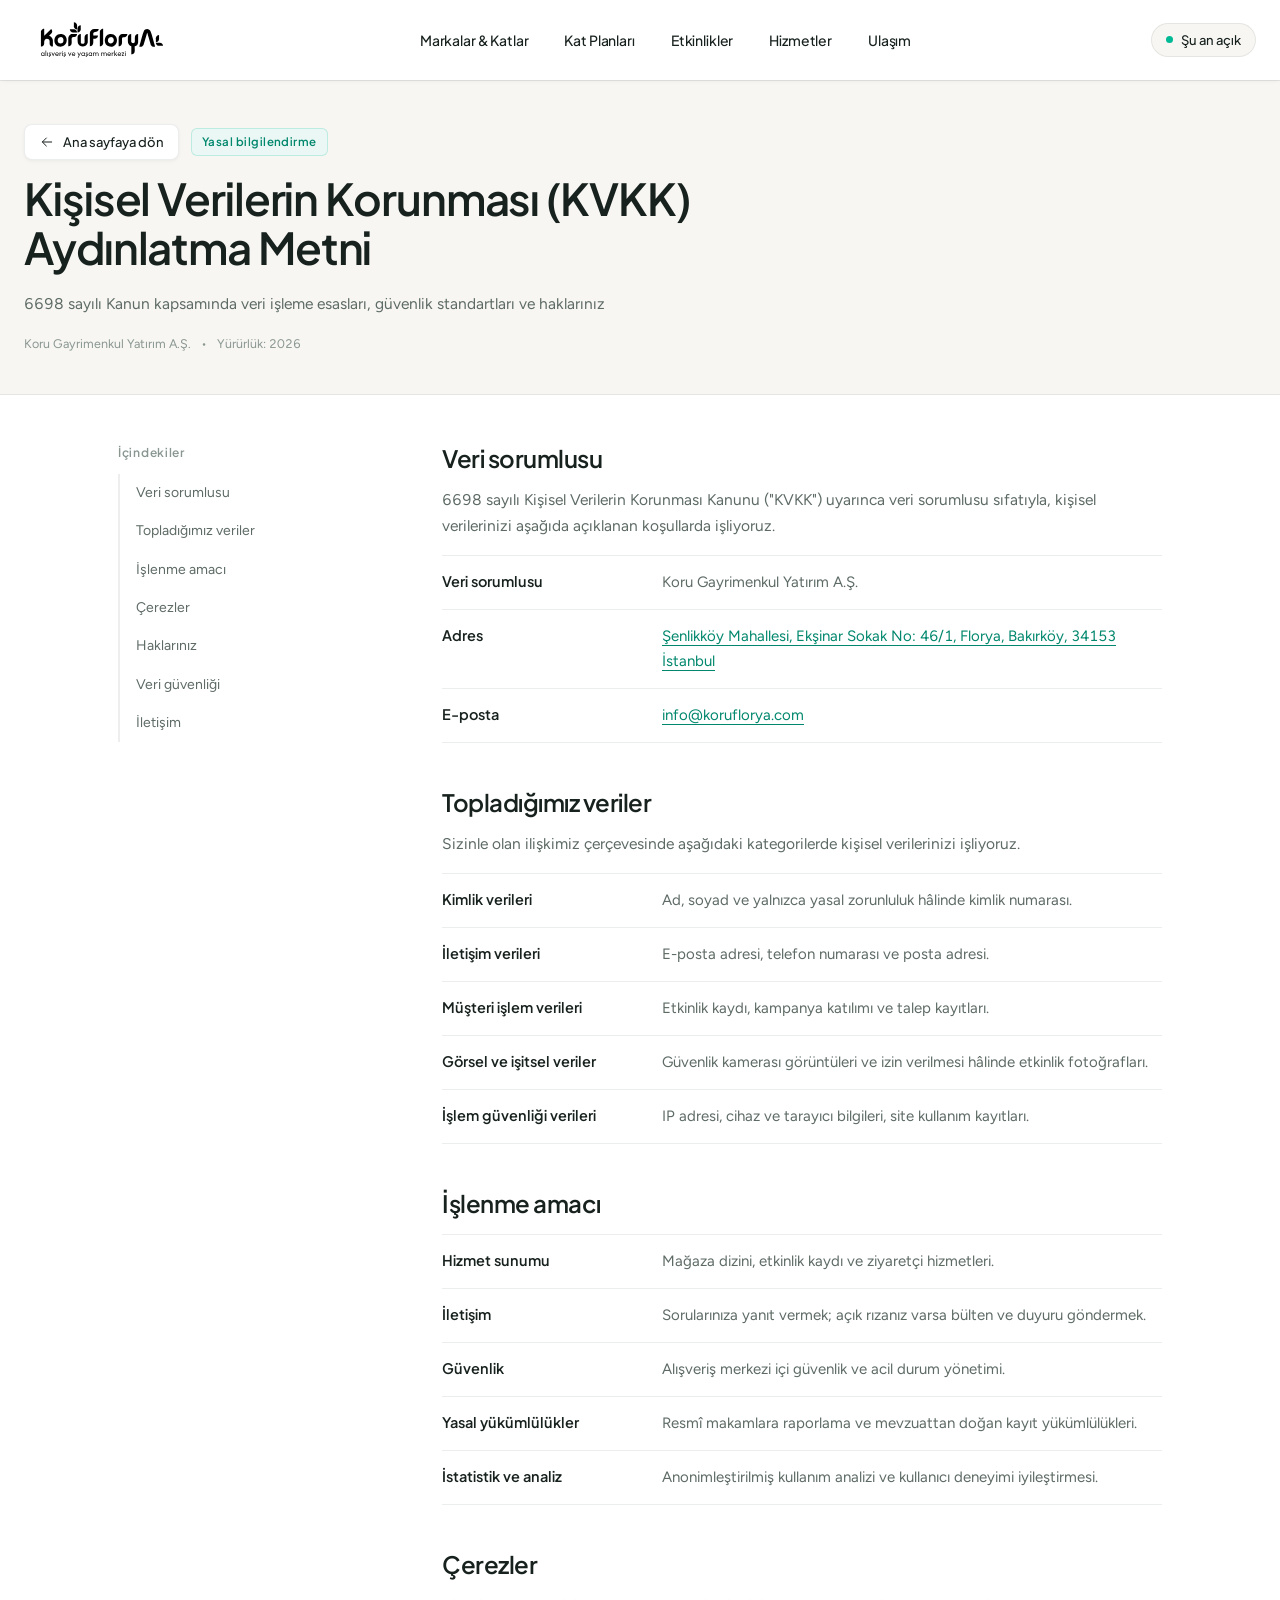
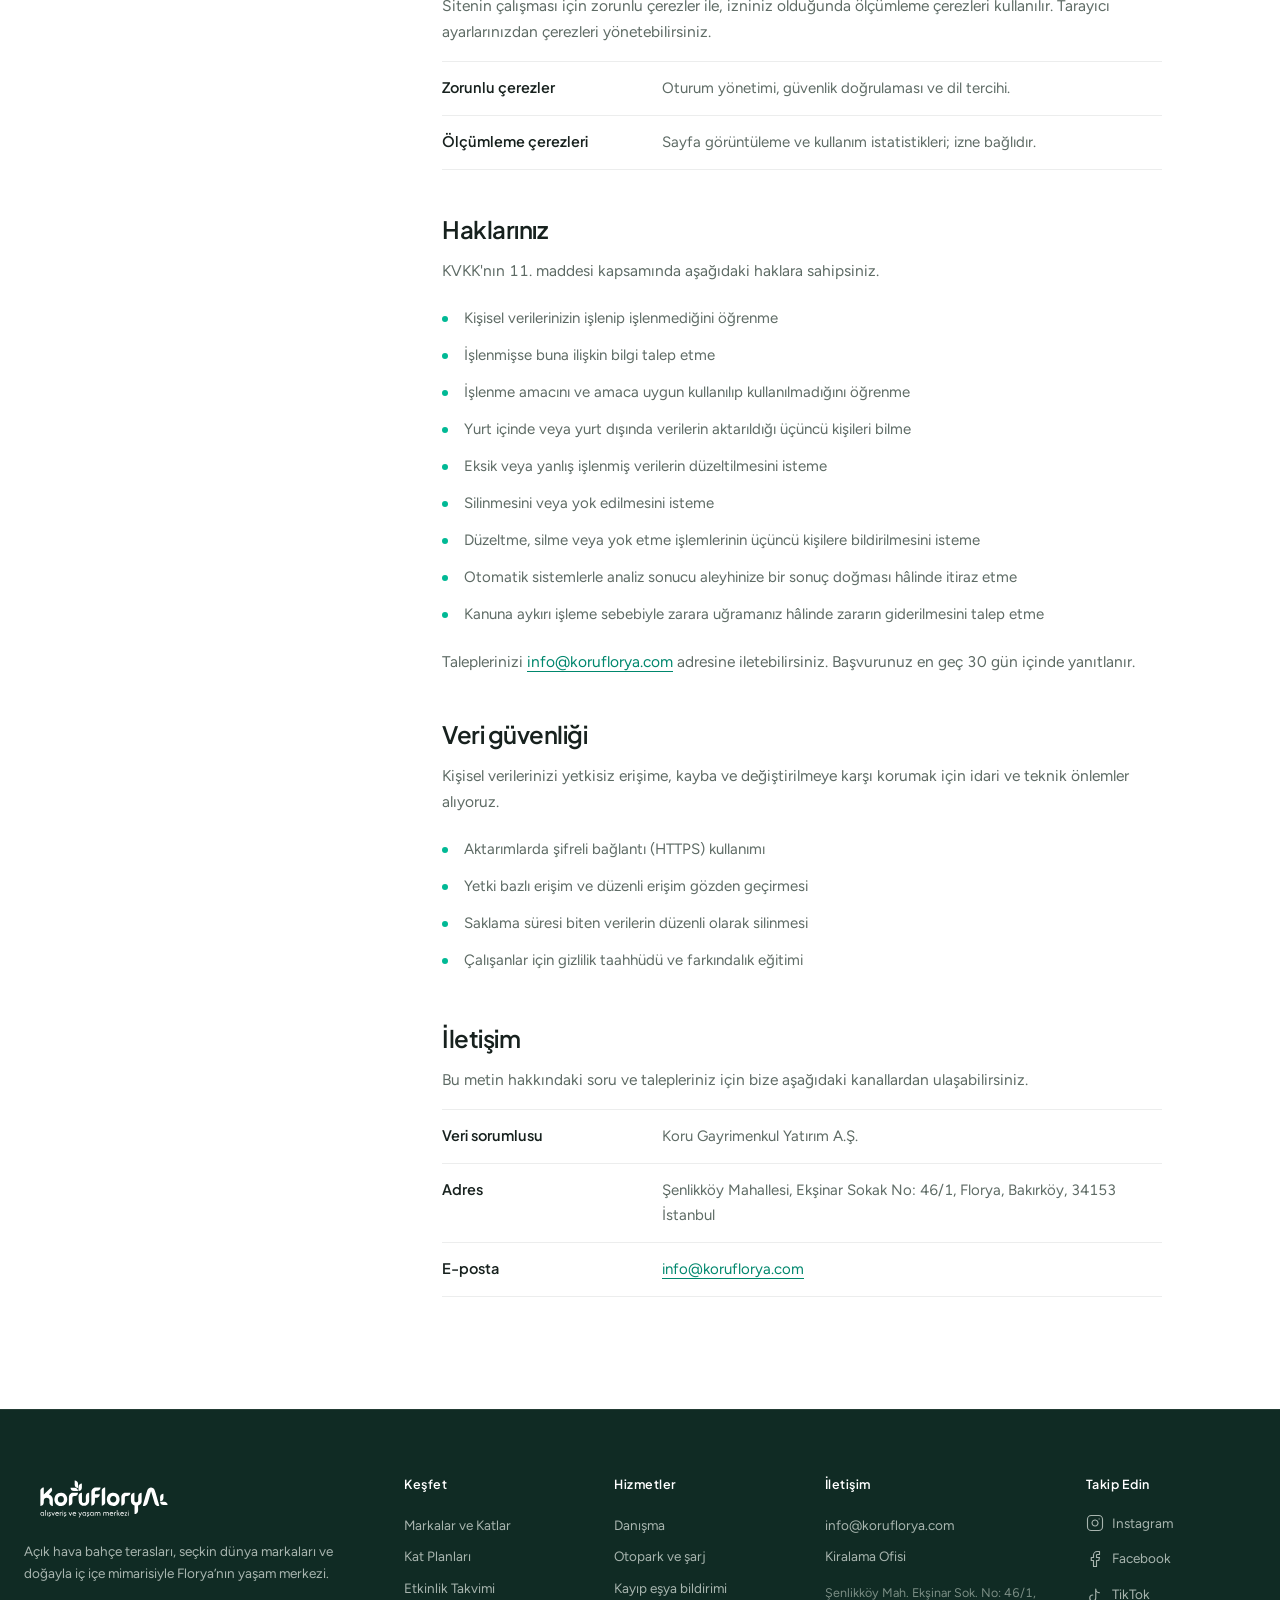
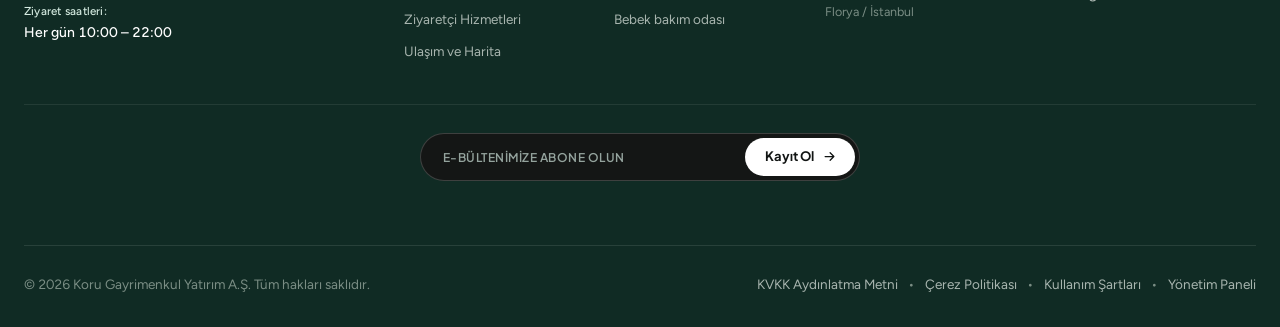
<file: kvkk.html>
<!DOCTYPE html>
<html lang="tr">
<head>
<meta charset="UTF-8" />
<meta name="viewport" content="width=device-width, initial-scale=1" />
<title>KVKK aydınlatma metni | Koru Florya</title>
<meta name="description" content="Koru Florya KVKK aydınlatma metni: kişisel verilerinizin nasıl toplandığı, hangi amaçlarla işlendiği ve haklarınız." />
<meta name="theme-color" content="#102B24" />
<link rel="icon" type="image/svg+xml" href="assets/logo/favicon.svg" />
<link rel="apple-touch-icon" href="assets/logo/koruflorya-icon-hq.png" />
<link rel="preconnect" href="https://fonts.googleapis.com" />
<link rel="preconnect" href="https://fonts.gstatic.com" crossorigin />
<link href="https://fonts.googleapis.com/css2?family=Plus+Jakarta+Sans:wght@500;600&family=Figtree:wght@400;500;600&display=swap" rel="stylesheet" />
<link rel="stylesheet" href="assets/css/site.css" />
<!-- seo:start -->
<link rel="canonical" href="https://lavelty.github.io/my-project/kvkk.html" />
<meta property="og:site_name" content="Koru Florya" />
<meta property="og:locale" content="tr_TR" />
<meta property="og:type" content="website" />
<meta property="og:title" content="KVKK aydınlatma metni | Koru Florya" />
<meta property="og:description" content="Koru Florya KVKK aydınlatma metni: kişisel verilerinizin nasıl toplandığı, hangi amaçlarla işlendiği ve haklarınız." />
<meta property="og:url" content="https://lavelty.github.io/my-project/kvkk.html" />
<meta property="og:image" content="https://lavelty.github.io/my-project/assets/og/og-default.jpg" />
<meta property="og:image:width" content="1200" />
<meta property="og:image:height" content="630" />
<meta name="twitter:card" content="summary_large_image" />
<meta name="twitter:title" content="KVKK aydınlatma metni | Koru Florya" />
<meta name="twitter:description" content="Koru Florya KVKK aydınlatma metni: kişisel verilerinizin nasıl toplandığı, hangi amaçlarla işlendiği ve haklarınız." />
<meta name="twitter:image" content="https://lavelty.github.io/my-project/assets/og/og-default.jpg" />
<!-- seo:end -->
</head>
<body data-page="legal">
<main id="main">
  <div class="legal-head">
    <div class="wrap">
      <div class="lh-crumb">
        <a class="back" href="index.html"><svg viewBox="0 0 24 24" fill="none" stroke="currentColor" stroke-width="1.5" stroke-linecap="round" stroke-linejoin="round" aria-hidden="true"><path d="M19 12H5M11 6l-6 6 6 6"/></svg>Ana sayfaya dön</a>
        <span class="lh-badge">Yasal bilgilendirme</span>
      </div>
      <h1 class="lh-title">Kişisel Verilerin Korunması (KVKK) Aydınlatma Metni</h1>
      <p class="lh-sub">6698 sayılı Kanun kapsamında veri işleme esasları, güvenlik standartları ve haklarınız</p>
      <div class="lh-meta"><span>Koru Gayrimenkul Yatırım A.Ş.</span><span>•</span><span>Yürürlük: 2026</span></div>
    </div>
  </div>
  <section style="padding:48px 0 96px">
    <div class="wrap reader">
      <nav class="toc" aria-label="İçindekiler">
        <b>İçindekiler</b>
        <a href="#veri-sorumlusu">Veri sorumlusu</a>
        <a href="#toplanan-veriler">Topladığımız veriler</a>
        <a href="#islenme-amaci">İşlenme amacı</a>
        <a href="#cerezler">Çerezler</a>
        <a href="#haklariniz">Haklarınız</a>
        <a href="#veri-guvenligi">Veri güvenliği</a>
        <a href="#iletisim">İletişim</a>
      </nav>
      <article class="doc">
<h2 id="veri-sorumlusu">Veri sorumlusu</h2>
<p>6698 sayılı Kişisel Verilerin Korunması Kanunu ("KVKK") uyarınca veri sorumlusu sıfatıyla, kişisel verilerinizi aşağıda açıklanan koşullarda işliyoruz.</p>
<dl><div><dt>Veri sorumlusu</dt><dd>Koru Gayrimenkul Yatırım A.Ş.</dd></div><div><dt>Adres</dt><dd><a href="https://www.google.com/maps/dir/?api=1&amp;destination=Koru%20Florya%20Al%C4%B1%C5%9Fveri%C5%9F%20ve%20Ya%C5%9Fam%20Merkezi%2C%20Ek%C5%9Finar%20Sokak%20No%3A46%2F1%2C%20%C5%9Eenlikk%C3%B6y%2C%20Bak%C4%B1rk%C3%B6y%2C%20%C4%B0stanbul" target="_blank" rel="noopener">Şenlikköy Mahallesi, Ekşinar Sokak No: 46/1, Florya, Bakırköy, 34153 İstanbul</a></dd></div><div><dt>E-posta</dt><dd><a href="mailto:info@koruflorya.com">info@koruflorya.com</a></dd></div></dl>

<h2 id="toplanan-veriler">Topladığımız veriler</h2>
<p>Sizinle olan ilişkimiz çerçevesinde aşağıdaki kategorilerde kişisel verilerinizi işliyoruz.</p>
<dl><div><dt>Kimlik verileri</dt><dd>Ad, soyad ve yalnızca yasal zorunluluk hâlinde kimlik numarası.</dd></div><div><dt>İletişim verileri</dt><dd>E-posta adresi, telefon numarası ve posta adresi.</dd></div><div><dt>Müşteri işlem verileri</dt><dd>Etkinlik kaydı, kampanya katılımı ve talep kayıtları.</dd></div><div><dt>Görsel ve işitsel veriler</dt><dd>Güvenlik kamerası görüntüleri ve izin verilmesi hâlinde etkinlik fotoğrafları.</dd></div><div><dt>İşlem güvenliği verileri</dt><dd>IP adresi, cihaz ve tarayıcı bilgileri, site kullanım kayıtları.</dd></div></dl>

<h2 id="islenme-amaci">İşlenme amacı</h2>
<dl><div><dt>Hizmet sunumu</dt><dd>Mağaza dizini, etkinlik kaydı ve ziyaretçi hizmetleri.</dd></div><div><dt>İletişim</dt><dd>Sorularınıza yanıt vermek; açık rızanız varsa bülten ve duyuru göndermek.</dd></div><div><dt>Güvenlik</dt><dd>Alışveriş merkezi içi güvenlik ve acil durum yönetimi.</dd></div><div><dt>Yasal yükümlülükler</dt><dd>Resmî makamlara raporlama ve mevzuattan doğan kayıt yükümlülükleri.</dd></div><div><dt>İstatistik ve analiz</dt><dd>Anonimleştirilmiş kullanım analizi ve kullanıcı deneyimi iyileştirmesi.</dd></div></dl>

<h2 id="cerezler">Çerezler</h2>
<p>Sitenin çalışması için zorunlu çerezler ile, izniniz olduğunda ölçümleme çerezleri kullanılır. Tarayıcı ayarlarınızdan çerezleri yönetebilirsiniz.</p>
<dl><div><dt>Zorunlu çerezler</dt><dd>Oturum yönetimi, güvenlik doğrulaması ve dil tercihi.</dd></div><div><dt>Ölçümleme çerezleri</dt><dd>Sayfa görüntüleme ve kullanım istatistikleri; izne bağlıdır.</dd></div></dl>

<h2 id="haklariniz">Haklarınız</h2>
<p>KVKK'nın 11. maddesi kapsamında aşağıdaki haklara sahipsiniz.</p>
<ul><li>Kişisel verilerinizin işlenip işlenmediğini öğrenme</li><li>İşlenmişse buna ilişkin bilgi talep etme</li><li>İşlenme amacını ve amaca uygun kullanılıp kullanılmadığını öğrenme</li><li>Yurt içinde veya yurt dışında verilerin aktarıldığı üçüncü kişileri bilme</li><li>Eksik veya yanlış işlenmiş verilerin düzeltilmesini isteme</li><li>Silinmesini veya yok edilmesini isteme</li><li>Düzeltme, silme veya yok etme işlemlerinin üçüncü kişilere bildirilmesini isteme</li><li>Otomatik sistemlerle analiz sonucu aleyhinize bir sonuç doğması hâlinde itiraz etme</li><li>Kanuna aykırı işleme sebebiyle zarara uğramanız hâlinde zararın giderilmesini talep etme</li></ul>
<p>Taleplerinizi <a href="mailto:info@koruflorya.com">info@koruflorya.com</a> adresine iletebilirsiniz. Başvurunuz en geç 30 gün içinde yanıtlanır.</p>

<h2 id="veri-guvenligi">Veri güvenliği</h2>
<p>Kişisel verilerinizi yetkisiz erişime, kayba ve değiştirilmeye karşı korumak için idari ve teknik önlemler alıyoruz.</p>
<ul><li>Aktarımlarda şifreli bağlantı (HTTPS) kullanımı</li><li>Yetki bazlı erişim ve düzenli erişim gözden geçirmesi</li><li>Saklama süresi biten verilerin düzenli olarak silinmesi</li><li>Çalışanlar için gizlilik taahhüdü ve farkındalık eğitimi</li></ul>

<h2 id="iletisim">İletişim</h2>
<p>Bu metin hakkındaki soru ve talepleriniz için bize aşağıdaki kanallardan ulaşabilirsiniz.</p>
<dl><div><dt>Veri sorumlusu</dt><dd>Koru Gayrimenkul Yatırım A.Ş.</dd></div><div><dt>Adres</dt><dd>Şenlikköy Mahallesi, Ekşinar Sokak No: 46/1, Florya, Bakırköy, 34153 İstanbul</dd></div><div><dt>E-posta</dt><dd><a href="mailto:info@koruflorya.com">info@koruflorya.com</a></dd></div></dl>
      </article>
    </div>
  </section>
</main>
<script src="assets/js/stores.js"></script>
<script src="assets/js/events.js"></script>
<script src="assets/js/data.js"></script>
<script src="assets/js/chrome.js"></script>
<script src="assets/js/legal.js"></script>
</body>
</html>
</file>
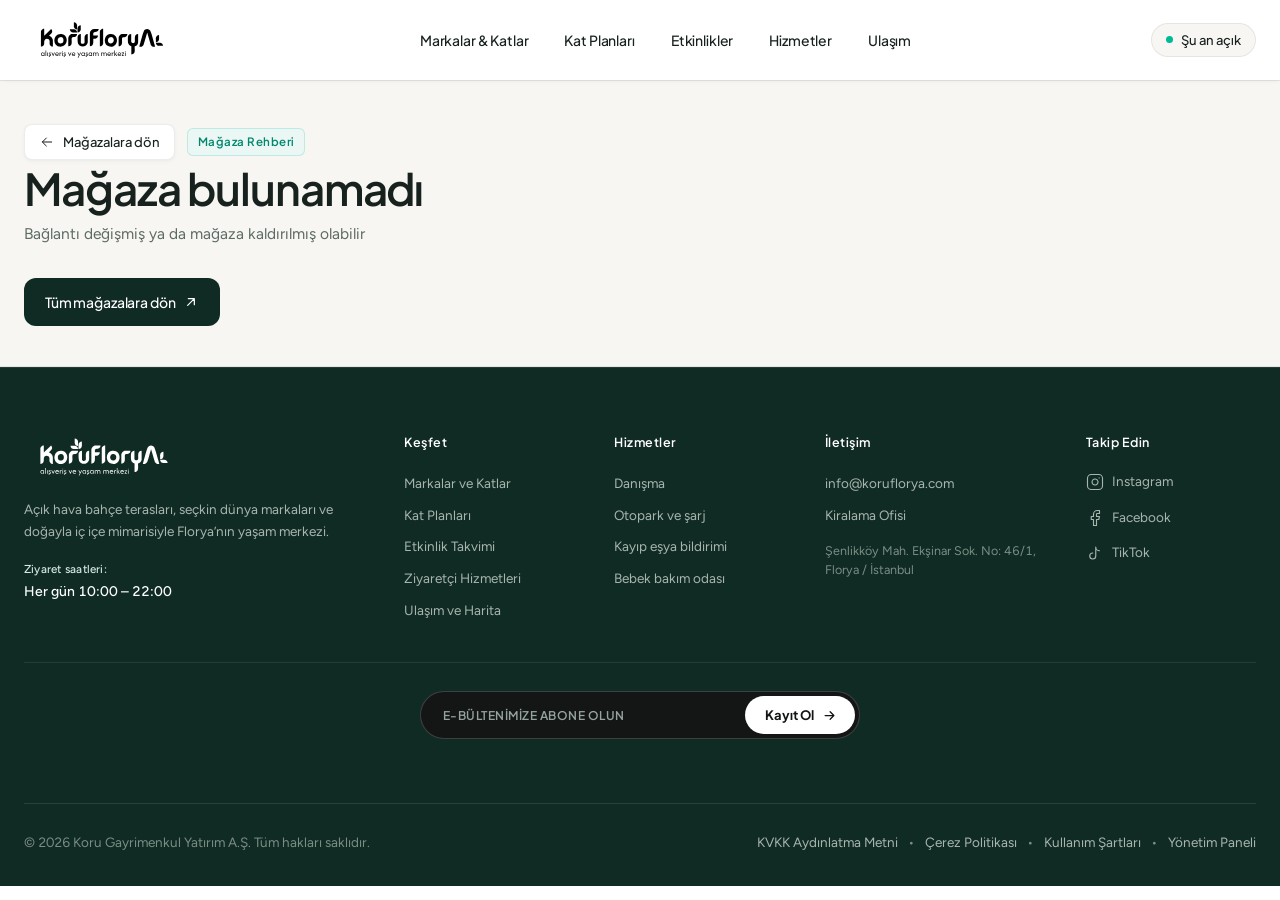
<file: magaza.html>
<!DOCTYPE html>
<html lang="tr">
<head>
<meta charset="UTF-8" />
<meta name="viewport" content="width=device-width, initial-scale=1" />
<title>Mağaza | Koru Florya</title>
<meta name="description" content="Koru Florya mağaza bilgileri: kat, kategori, çalışma saatleri ve yol tarifi." />
<meta name="theme-color" content="#102B24" />
<link rel="icon" type="image/svg+xml" href="assets/logo/favicon.svg" />
<link rel="apple-touch-icon" href="assets/logo/koruflorya-icon-hq.png" />
<link rel="preconnect" href="https://fonts.googleapis.com" />
<link rel="preconnect" href="https://fonts.gstatic.com" crossorigin />
<link href="https://fonts.googleapis.com/css2?family=Plus+Jakarta+Sans:wght@500;600;700&family=Figtree:wght@400;500;600&display=swap" rel="stylesheet" />
<link rel="stylesheet" href="assets/css/site.css" />
<link rel="stylesheet" href="assets/css/store-pages.css" />
<!-- seo:start -->
<link rel="canonical" href="https://lavelty.github.io/my-project/magaza.html" />
<meta property="og:site_name" content="Koru Florya" />
<meta property="og:locale" content="tr_TR" />
<meta property="og:type" content="website" />
<meta property="og:title" content="Mağaza | Koru Florya" />
<meta property="og:description" content="Koru Florya mağaza bilgileri: kat, kategori, çalışma saatleri ve yol tarifi." />
<meta property="og:url" content="https://lavelty.github.io/my-project/magaza.html" />
<meta property="og:image" content="https://lavelty.github.io/my-project/assets/og/og-default.jpg" />
<meta property="og:image:width" content="1200" />
<meta property="og:image:height" content="630" />
<meta name="twitter:card" content="summary_large_image" />
<meta name="twitter:title" content="Mağaza | Koru Florya" />
<meta name="twitter:description" content="Koru Florya mağaza bilgileri: kat, kategori, çalışma saatleri ve yol tarifi." />
<meta name="twitter:image" content="https://lavelty.github.io/my-project/assets/og/og-default.jpg" />
<!-- seo:end -->
</head>
<body data-page="store">
<main id="main"><div id="page"></div></main>
<script src="assets/js/stores.js"></script>
<script src="assets/js/events.js"></script>
<script src="assets/js/data.js"></script>
<script src="assets/js/cards.js"></script>
<script src="assets/js/chrome.js"></script>
<script src="assets/js/seo.js"></script>
<script>
(function(){
const {esc,IC,FL}=KF;
const $=s=>document.querySelector(s);
const s=KF.bySlug[new URLSearchParams(location.search).get('s')];
const page=$('#page');
if(!s){
  document.title='Mağaza bulunamadı | Koru Florya';
  page.innerHTML=`<div class="pagehead"><div class="wrap"><div class="lh-crumb"><a class="back" href="index.html#rehber"><svg viewBox="0 0 24 24" fill="none" stroke="currentColor" stroke-width="1.5" stroke-linecap="round" stroke-linejoin="round" aria-hidden="true"><path d="M19 12H5M11 6l-6 6 6 6"/></svg>Mağazalara dön</a><span class="lh-badge">Mağaza Rehberi</span></div><h1 class="h" style="font-size:clamp(36px,5vw,64px)">Mağaza bulunamadı</h1><p class="lead">Bağlantı değişmiş ya da mağaza kaldırılmış olabilir</p><p style="margin-top:32px"><a class="btn btn-dark" href="index.html#rehber">Tüm mağazalara dön ${IC.arr}</a></p></div></div>`;
  return;
}
document.title=`${s.n} | Koru Florya`;
if(window.KFSeo)KFSeo.store(s);
document.querySelector('meta[name=description]').content=`${s.n}, ${KF.floorShort(s)}. ${s.c.join(', ')}. Koru Florya her gün 10:00 - 22:00 açıktır.`;
const cat=s.c[0];
const camps=KF.EVENTS.filter(e=>e.store===s.n&&!KF.isPast(e));
const same=KF.stores.filter(x=>x!==s&&cat&&x.c.includes(cat)).sort((a,b)=>(b.fl.some(f=>s.fl.includes(f))-a.fl.some(f=>s.fl.includes(f)))||a.n.localeCompare(b.n,'tr')).slice(0,8);
const LAYERS='<svg viewBox="0 0 24 24" fill="none" stroke="currentColor" stroke-width="1.6" stroke-linecap="round" stroke-linejoin="round" aria-hidden="true" width="18" height="18"><path d="m12 3 9 5-9 5-9-5 9-5z"/><path d="m3 13 9 5 9-5"/></svg>';
const PIN_SVG='<svg viewBox="0 0 24 24" fill="none" stroke="currentColor" stroke-width="1.5" stroke-linecap="round" stroke-linejoin="round" aria-hidden="true" width="14" height="14"><path d="M12 21s7-6.2 7-12a7 7 0 1 0-14 0c0 5.8 7 12 7 12z"/><circle cx="12" cy="9" r="2.5"/></svg>';
const mini=x=>`<a class="store-card" href="${KF.storeUrl(x)}"><div class="sc-top"><span class="sc-cat">${esc(x.c[0]||'Mağaza')}</span></div><div class="sc-logo">${KF.logoHtml(x)}</div><div class="sc-mid"><div class="sc-name-line"><h3 class="sc-name">${esc(x.n)}</h3></div><span class="sc-btn">Detay &amp; Konum</span><p class="sc-floor">${PIN_SVG} ${esc(KF.floorLabel(x))}</p></div></a>`;
page.innerHTML=`
<div class="pagehead">
  <div class="wrap">
    <div class="lh-crumb" style="margin-bottom:18px">
      <a class="back" href="index.html#rehber"><svg viewBox="0 0 24 24" fill="none" stroke="currentColor" stroke-width="1.5" stroke-linecap="round" stroke-linejoin="round" aria-hidden="true"><path d="M19 12H5M11 6l-6 6 6 6"/></svg>Mağazalara dön</a>
      ${cat?`<a class="lh-badge" href="${KF.catUrl(cat)}">${esc(cat)}</a>`:''}
      <span class="lh-badge" style="background:#fff;color:var(--text-muted);border-color:var(--border-light)">${esc(KF.floorShort(s))}</span>
    </div>
    <div class="sp">
      <div class="sp-logo">${s.l?`<img src="assets/brands/${s.l}" alt="${esc(s.n)} logosu" width="240" height="150" />`:`<i>${esc(KF.initials(s.n))}</i>`}</div>
      <div>
        <h1>${esc(s.n)}</h1>
        <div class="sp-cats">${s.c.map(c=>`<a href="${KF.catUrl(c)}">${esc(c)}</a>`).join('')}</div>
        <div class="sp-act">
          <a class="btn btn-dark" target="_blank" rel="noopener" href="${KF.storeDirections(s)}">Yol tarifi ${IC.arr}</a>
          <a class="btn btn-outline" href="${KF.floorUrl(s.fl[0],s)}">${LAYERS} Kat planında gör</a>
        </div>
      </div>
    </div>
  </div>
</div>
<section style="padding-top:64px">
  <div class="wrap sbody">
    <div style="display:grid;gap:24px">
      <div class="card2"><h2>AVM çalışma saatleri</h2><div class="hours-big">Her gün 10:00 – 22:00</div><div class="hours-st"><span class="dot" id="sDot"></span><span id="sStatus"></span></div></div>
      ${camps.length?`<div><div class="sec-head" style="margin-bottom:24px"><h2 class="h" style="font-size:clamp(26px,3vw,36px)">Bu mağazada</h2></div><div class="sim">${camps.map(KF.cardHtml).join('')}</div></div>`:''}
    </div>
    <aside class="card2"><h3>Mağaza bilgileri</h3><dl class="spinfo">
        <div><dt>Kat</dt><dd>${s.fl.map(f=>`<a href="${KF.floorUrl(f,s)}" style="text-decoration:underline;text-underline-offset:4px">${esc(FL[f].n)} (${esc(FL[f].sub)})</a>`).join('<br>')}</dd></div>
        <div><dt>Kategori</dt><dd>${s.c.map(c=>esc(c)).join(', ')}</dd></div>
        <div><dt>Adres</dt><dd><a href="${KF.storeDirections(s)}" target="_blank" rel="noopener" style="text-decoration:underline;text-underline-offset:4px">Şenlikköy Mahallesi, Ekşinar Sokak No: 46/1, Florya, Bakırköy, 34153 İstanbul</a></dd></div>
        <div><dt>Durum</dt><dd id="sStatus2"></dd></div>
      </dl>
    </aside>
  </div>
</section>
${same.length?`<section class="bg-lime" style="margin-top:32px"><div class="wrap"><div class="sec-head"><h2 class="h" style="font-size:clamp(28px,3.6vw,44px)">${esc(cat)} kategorisinde</h2><a class="btn btn-outline" href="${KF.catUrl(cat)}">Tümünü gör ${IC.arr}</a></div><div class="sgrid">${same.map(mini).join('')}</div></div></section>`:''}`;
function tick(){const st=KF.status();$('#sDot').classList.toggle('off',!st.open);$('#sStatus').textContent=st.open?'AVM şu an açık, 22:00\'ye kadar':'AVM şu an kapalı';$('#sStatus2').textContent=st.open?'AVM şu an açık':'AVM şu an kapalı'}
tick();document.addEventListener('kf:tick',tick);
})();
</script>
</body>
</html>
</file>
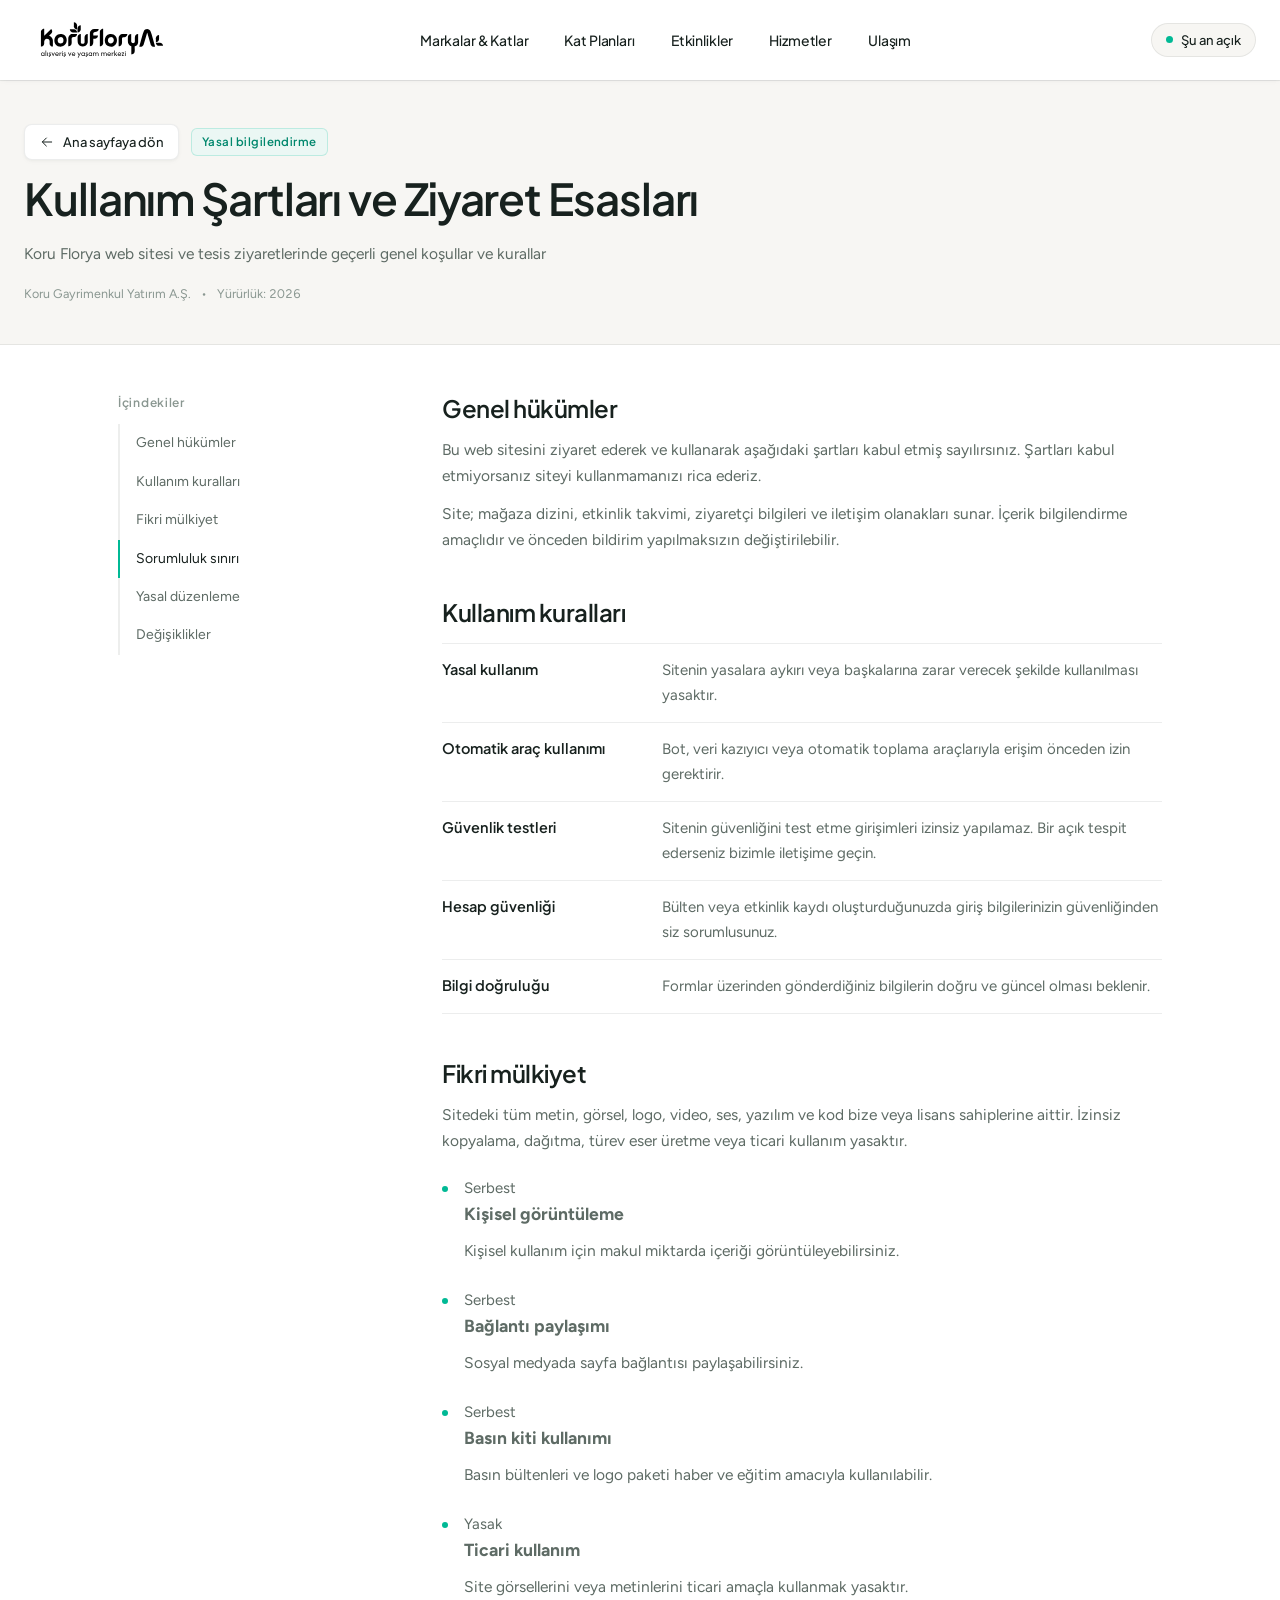
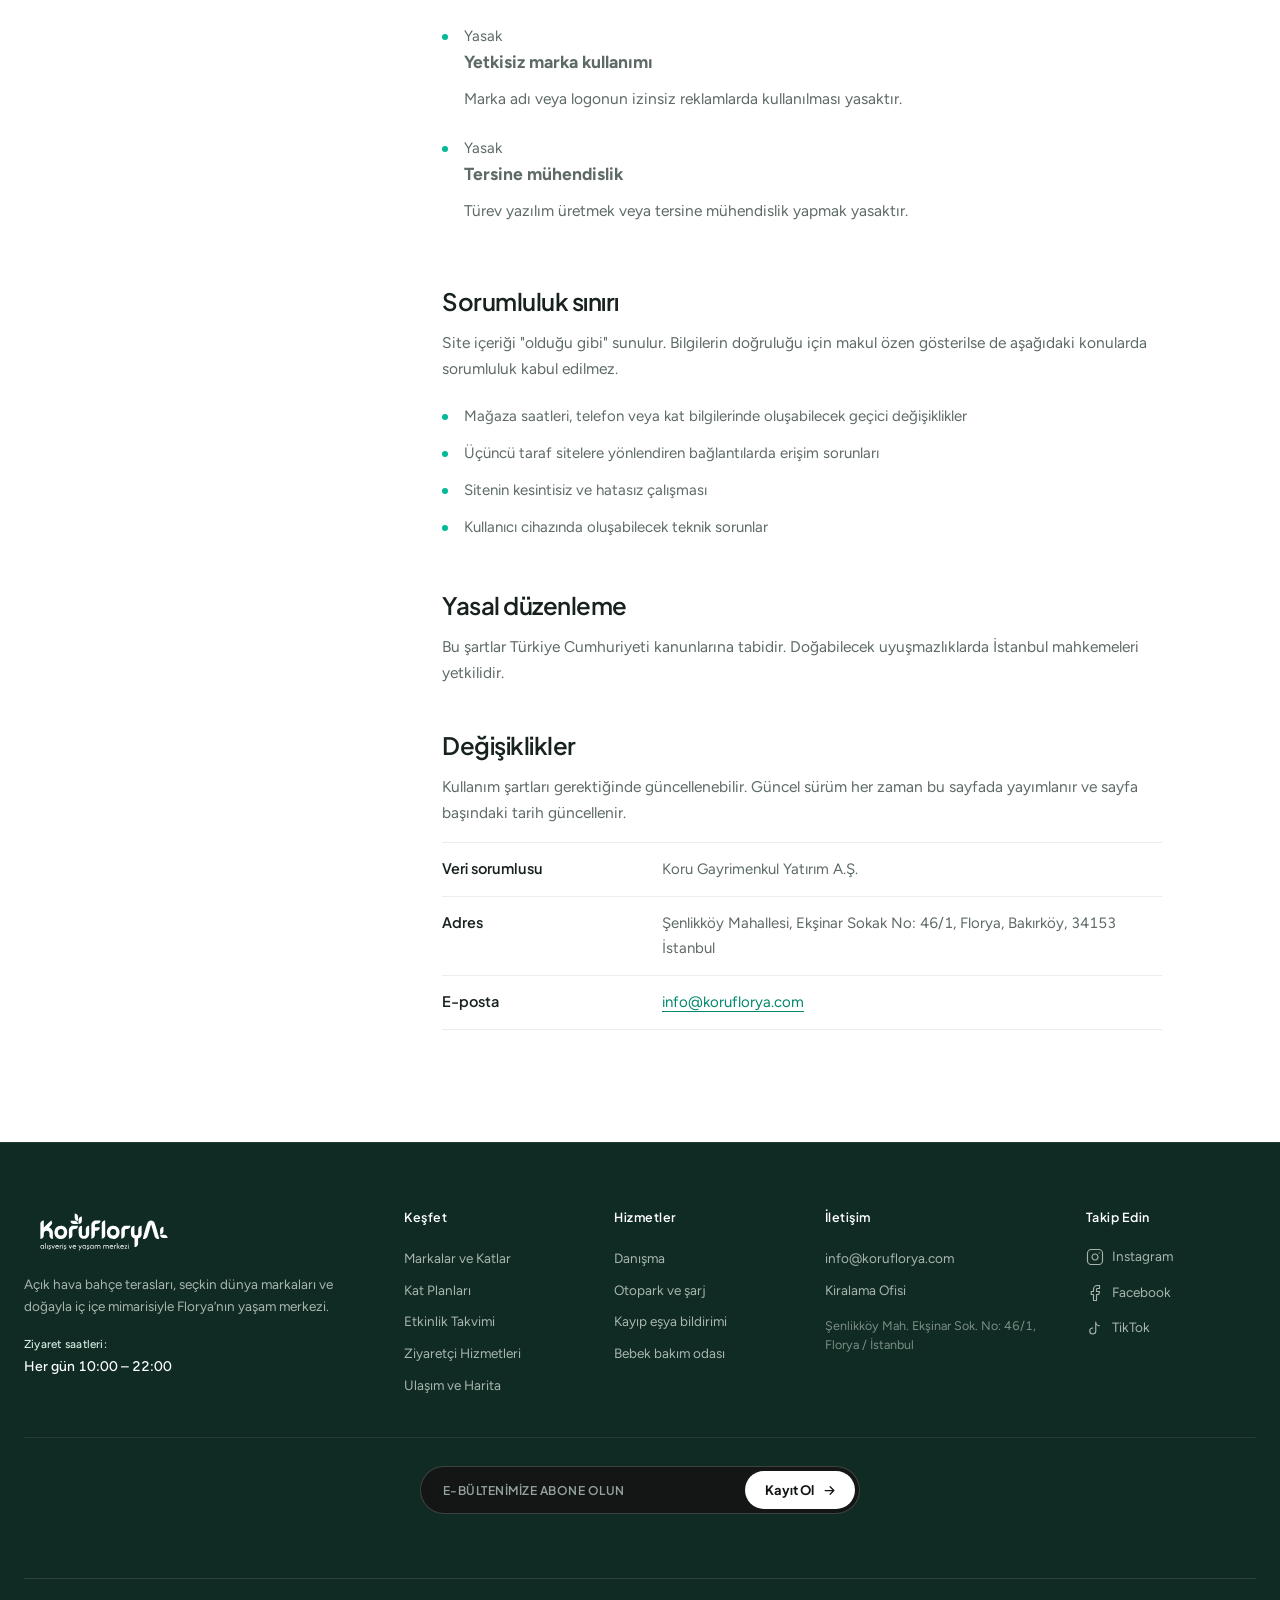
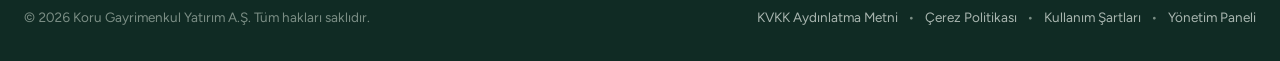
<file: sartlar.html>
<!DOCTYPE html>
<html lang="tr">
<head>
<meta charset="UTF-8" />
<meta name="viewport" content="width=device-width, initial-scale=1" />
<title>Kullanım şartları | Koru Florya</title>
<meta name="description" content="Koru Florya web sitesini kullanırken geçerli olan kurallar, sorumluluklar ve haklar." />
<meta name="theme-color" content="#102B24" />
<link rel="icon" type="image/svg+xml" href="assets/logo/favicon.svg" />
<link rel="apple-touch-icon" href="assets/logo/koruflorya-icon-hq.png" />
<link rel="preconnect" href="https://fonts.googleapis.com" />
<link rel="preconnect" href="https://fonts.gstatic.com" crossorigin />
<link href="https://fonts.googleapis.com/css2?family=Plus+Jakarta+Sans:wght@500;600&family=Figtree:wght@400;500;600&display=swap" rel="stylesheet" />
<link rel="stylesheet" href="assets/css/site.css" />
<!-- seo:start -->
<link rel="canonical" href="https://lavelty.github.io/my-project/sartlar.html" />
<meta property="og:site_name" content="Koru Florya" />
<meta property="og:locale" content="tr_TR" />
<meta property="og:type" content="website" />
<meta property="og:title" content="Kullanım şartları | Koru Florya" />
<meta property="og:description" content="Koru Florya web sitesini kullanırken geçerli olan kurallar, sorumluluklar ve haklar." />
<meta property="og:url" content="https://lavelty.github.io/my-project/sartlar.html" />
<meta property="og:image" content="https://lavelty.github.io/my-project/assets/og/og-default.jpg" />
<meta property="og:image:width" content="1200" />
<meta property="og:image:height" content="630" />
<meta name="twitter:card" content="summary_large_image" />
<meta name="twitter:title" content="Kullanım şartları | Koru Florya" />
<meta name="twitter:description" content="Koru Florya web sitesini kullanırken geçerli olan kurallar, sorumluluklar ve haklar." />
<meta name="twitter:image" content="https://lavelty.github.io/my-project/assets/og/og-default.jpg" />
<!-- seo:end -->
</head>
<body data-page="legal">
<main id="main">
  <div class="legal-head">
    <div class="wrap">
      <div class="lh-crumb">
        <a class="back" href="index.html"><svg viewBox="0 0 24 24" fill="none" stroke="currentColor" stroke-width="1.5" stroke-linecap="round" stroke-linejoin="round" aria-hidden="true"><path d="M19 12H5M11 6l-6 6 6 6"/></svg>Ana sayfaya dön</a>
        <span class="lh-badge">Yasal bilgilendirme</span>
      </div>
      <h1 class="lh-title">Kullanım Şartları ve Ziyaret Esasları</h1>
      <p class="lh-sub">Koru Florya web sitesi ve tesis ziyaretlerinde geçerli genel koşullar ve kurallar</p>
      <div class="lh-meta"><span>Koru Gayrimenkul Yatırım A.Ş.</span><span>•</span><span>Yürürlük: 2026</span></div>
    </div>
  </div>
  <section style="padding:48px 0 96px">
    <div class="wrap reader">
      <nav class="toc" aria-label="İçindekiler">
        <b>İçindekiler</b>
        <a href="#genel-hukumler">Genel hükümler</a>
        <a href="#kullanim-kurallari">Kullanım kuralları</a>
        <a href="#fikri-mulkiyet">Fikri mülkiyet</a>
        <a href="#sorumluluk-siniri">Sorumluluk sınırı</a>
        <a href="#yasal-duzenleme">Yasal düzenleme</a>
        <a href="#degisiklikler">Değişiklikler</a>
      </nav>
      <article class="doc">
<h2 id="genel-hukumler">Genel hükümler</h2>
<p>Bu web sitesini ziyaret ederek ve kullanarak aşağıdaki şartları kabul etmiş sayılırsınız. Şartları kabul etmiyorsanız siteyi kullanmamanızı rica ederiz.</p>
<p>Site; mağaza dizini, etkinlik takvimi, ziyaretçi bilgileri ve iletişim olanakları sunar. İçerik bilgilendirme amaçlıdır ve önceden bildirim yapılmaksızın değiştirilebilir.</p>

<h2 id="kullanim-kurallari">Kullanım kuralları</h2>
<dl><div><dt>Yasal kullanım</dt><dd>Sitenin yasalara aykırı veya başkalarına zarar verecek şekilde kullanılması yasaktır.</dd></div><div><dt>Otomatik araç kullanımı</dt><dd>Bot, veri kazıyıcı veya otomatik toplama araçlarıyla erişim önceden izin gerektirir.</dd></div><div><dt>Güvenlik testleri</dt><dd>Sitenin güvenliğini test etme girişimleri izinsiz yapılamaz. Bir açık tespit ederseniz bizimle iletişime geçin.</dd></div><div><dt>Hesap güvenliği</dt><dd>Bülten veya etkinlik kaydı oluşturduğunuzda giriş bilgilerinizin güvenliğinden siz sorumlusunuz.</dd></div><div><dt>Bilgi doğruluğu</dt><dd>Formlar üzerinden gönderdiğiniz bilgilerin doğru ve güncel olması beklenir.</dd></div></dl>

<h2 id="fikri-mulkiyet">Fikri mülkiyet</h2>
<p>Sitedeki tüm metin, görsel, logo, video, ses, yazılım ve kod bize veya lisans sahiplerine aittir. İzinsiz kopyalama, dağıtma, türev eser üretme veya ticari kullanım yasaktır.</p>
<ul>
<li class="rule"><span>Serbest</span><div><h3>Kişisel görüntüleme</h3><p>Kişisel kullanım için makul miktarda içeriği görüntüleyebilirsiniz.</p></div></li>
<li class="rule"><span>Serbest</span><div><h3>Bağlantı paylaşımı</h3><p>Sosyal medyada sayfa bağlantısı paylaşabilirsiniz.</p></div></li>
<li class="rule"><span>Serbest</span><div><h3>Basın kiti kullanımı</h3><p>Basın bültenleri ve logo paketi haber ve eğitim amacıyla kullanılabilir.</p></div></li>
<li class="rule"><span class="no">Yasak</span><div><h3>Ticari kullanım</h3><p>Site görsellerini veya metinlerini ticari amaçla kullanmak yasaktır.</p></div></li>
<li class="rule"><span class="no">Yasak</span><div><h3>Yetkisiz marka kullanımı</h3><p>Marka adı veya logonun izinsiz reklamlarda kullanılması yasaktır.</p></div></li>
<li class="rule"><span class="no">Yasak</span><div><h3>Tersine mühendislik</h3><p>Türev yazılım üretmek veya tersine mühendislik yapmak yasaktır.</p></div></li>
</ul>

<h2 id="sorumluluk-siniri">Sorumluluk sınırı</h2>
<p>Site içeriği "olduğu gibi" sunulur. Bilgilerin doğruluğu için makul özen gösterilse de aşağıdaki konularda sorumluluk kabul edilmez.</p>
<ul><li>Mağaza saatleri, telefon veya kat bilgilerinde oluşabilecek geçici değişiklikler</li><li>Üçüncü taraf sitelere yönlendiren bağlantılarda erişim sorunları</li><li>Sitenin kesintisiz ve hatasız çalışması</li><li>Kullanıcı cihazında oluşabilecek teknik sorunlar</li></ul>

<h2 id="yasal-duzenleme">Yasal düzenleme</h2>
<p>Bu şartlar Türkiye Cumhuriyeti kanunlarına tabidir. Doğabilecek uyuşmazlıklarda İstanbul mahkemeleri yetkilidir.</p>

<h2 id="degisiklikler">Değişiklikler</h2>
<p>Kullanım şartları gerektiğinde güncellenebilir. Güncel sürüm her zaman bu sayfada yayımlanır ve sayfa başındaki tarih güncellenir.</p>
<dl><div><dt>Veri sorumlusu</dt><dd>Koru Gayrimenkul Yatırım A.Ş.</dd></div><div><dt>Adres</dt><dd>Şenlikköy Mahallesi, Ekşinar Sokak No: 46/1, Florya, Bakırköy, 34153 İstanbul</dd></div><div><dt>E-posta</dt><dd><a href="mailto:info@koruflorya.com">info@koruflorya.com</a></dd></div></dl>
      </article>
    </div>
  </section>
</main>
<script src="assets/js/stores.js"></script>
<script src="assets/js/events.js"></script>
<script src="assets/js/data.js"></script>
<script src="assets/js/chrome.js"></script>
<script src="assets/js/legal.js"></script>
</body>
</html>
</file>
<file: assets/css/site.css>
/* Koru Florya AVM - Unslopped Craft Design System */
:root{
  --brand-dark:#102B24;       /* Derin orman yeşili ana zemin */
  --brand-dark-soft:#173830;
  --brand-turq:#00B995;       /* Zümrüt vurgu */
  --brand-turq-hover:#009E7F;
  --brand-turq-text:#00876D;  /* Açık zemin için kontrastlı vurgu */
  --brand-turq-light:#EBF7F4;
  --bg-light:#F7F6F3;         /* Doğal kireçtaşı arka plan */
  --bg-card:#FFFFFF;          /* Kart ve yüzey rengi */
  --bg-raised:#F0EEEA;        /* İkincil yüzey / buton arka planı */
  --text-main:#17211E;        /* Ana metin */
  --text-muted:#5E6B65;       /* İkincil metin */
  --text-subtle:#8A9791;      /* Açıklama ve meta metin */
  --border-light:rgba(23,33,30,.08);
  --border-subtle:rgba(23,33,30,.05);
  --border-dark:rgba(255,255,255,.10);
  --shadow-sm:0 1px 3px rgba(16,43,36,.04), 0 2px 6px rgba(16,43,36,.02);
  --shadow-md:0 4px 16px -2px rgba(16,43,36,.06), 0 2px 4px rgba(16,43,36,.02);
  --shadow-lg:0 12px 32px -6px rgba(16,43,36,.08), 0 4px 8px rgba(16,43,36,.02);
  --shadow-xl:0 20px 48px -10px rgba(16,43,36,.12);
  --radius-xs:6px;
  --radius-sm:8px;
  --radius-md:12px;
  --radius-lg:16px;
  --radius-xl:20px;
  --radius-pill:999px;
  --font-h:'Plus Jakarta Sans',system-ui,-apple-system,sans-serif;
  --font-b:'Figtree',system-ui,-apple-system,sans-serif;
  --ease:cubic-bezier(.22,1,.36,1);
}

/* Custom architectural scrollbar */
::-webkit-scrollbar{width:8px;height:8px}
::-webkit-scrollbar-track{background:var(--bg-light)}
::-webkit-scrollbar-thumb{background:#CBD5D0;border-radius:var(--radius-pill);border:2px solid var(--bg-light)}
::-webkit-scrollbar-thumb:hover{background:var(--text-subtle)}
*{scrollbar-width:thin;scrollbar-color:#CBD5D0 var(--bg-light);box-sizing:border-box;margin:0;padding:0}

html{scroll-behavior:smooth;scroll-padding-top:88px}
body{font-family:var(--font-b);font-size:15px;line-height:1.6;background:var(--bg-card);color:var(--text-main);-webkit-font-smoothing:antialiased;overflow-x:hidden;font-variant-numeric:tabular-nums}
a{color:inherit;text-decoration:none}
button,input{font:inherit;color:inherit}
ul{list-style:none}
img{display:block;max-width:100%}
::selection{background:var(--brand-turq);color:#fff}
:focus-visible{outline:2px solid var(--brand-turq);outline-offset:2px;border-radius:var(--radius-xs)}
.sr{position:absolute;width:1px;height:1px;overflow:hidden;clip:rect(0 0 0 0)}
.skip{position:absolute;left:-999px;top:8px;z-index:400;background:var(--brand-dark);color:#fff;padding:8px 16px;border-radius:var(--radius-sm)}
.skip:focus{left:8px}

.wrap{width:min(1280px,100% - 48px);margin-inline:auto}
.h{font-family:var(--font-h);font-weight:600;line-height:1.12;letter-spacing:-.025em}
h2.h{font-size:clamp(28px,3.5vw,44px);color:var(--text-main)}
.eyebrow{display:block;font-family:var(--font-h);font-weight:600;font-size:12px;letter-spacing:.06em;color:var(--brand-turq-text);margin-bottom:12px}
.lead{color:var(--text-muted);font-size:16px;line-height:26px;max-width:38rem;margin-top:12px}
section{padding:96px 0}
.bg-lime{background:var(--bg-light)}
.sec-head{display:flex;justify-content:space-between;align-items:flex-end;gap:24px;flex-wrap:wrap;margin-bottom:40px}

/* Balanced buttons on 4px grid & nested radius */
.btn{display:inline-flex;align-items:center;justify-content:center;gap:8px;height:48px;padding:0 20px;border-radius:var(--radius-md);font-family:var(--font-h);font-weight:500;font-size:14px;letter-spacing:-.01em;border:1px solid transparent;cursor:pointer;white-space:nowrap;transition:background-color .16s var(--ease),color .16s var(--ease),border-color .16s var(--ease),transform .16s var(--ease),box-shadow .16s var(--ease)}
.btn:active{transform:scale(.98)}
.btn .arr{width:16px;height:16px;flex:none;transition:transform .16s var(--ease)}
.btn:hover .arr{transform:translate(2px,-2px)}
.btn-primary{background:var(--brand-dark);color:#fff;border-color:var(--brand-dark);box-shadow:0 1px 3px rgba(16,43,36,.12)}
.btn-primary:hover{background:var(--brand-dark-soft);border-color:var(--brand-dark-soft)}
.btn-dark{background:var(--brand-dark);color:#fff}
.btn-dark:hover{background:var(--brand-dark-soft)}
.btn-light{background:#fff;color:var(--text-main);border-color:var(--border-light);box-shadow:var(--shadow-sm)}
.btn-light:hover{background:var(--bg-light);border-color:rgba(23,33,30,.12)}
.btn-line{border-color:rgba(255,255,255,.4);background:transparent;color:#fff}
.btn-line:hover{background:rgba(255,255,255,.1);border-color:#fff}
.btn-outline{border-color:var(--border-light);background:#fff;color:var(--text-main)}
.btn-outline:hover{border-color:var(--text-main);background:var(--bg-light)}
.btn-sm{height:36px;padding:0 14px;font-size:13px;border-radius:var(--radius-sm)}
.btn-sm .arr{width:14px;height:14px}
.w-full{width:100%}

/* ========================================================
   4. NAVBAR – ARCHITECTURAL & BALANCED (ULTRA-SOFT TRANSITION)
   ======================================================== */
.nav{position:fixed;inset:0 0 auto;z-index:100;color:#fff;background:transparent;border-bottom:1px solid transparent;transition:color .55s cubic-bezier(.22,1,.36,1),border-color .55s cubic-bezier(.22,1,.36,1)}
.nav::before{content:"";position:absolute;inset:0;z-index:-1;background:rgba(255,255,255,.94);-webkit-backdrop-filter:blur(18px) saturate(140%);backdrop-filter:blur(18px) saturate(140%);box-shadow:var(--shadow-sm);opacity:0;transition:opacity .55s cubic-bezier(.22,1,.36,1);pointer-events:none}
.nav .wrap{display:flex;align-items:center;justify-content:space-between;gap:24px;height:80px;transition:height .45s cubic-bezier(.22,1,.36,1)}
.nav.solid{color:var(--text-main);border-bottom-color:var(--border-light)}
.nav.solid::before{opacity:1}

.brand{position:relative;display:block;width:156px;height:48px;flex:none}
.brand img{position:absolute;inset:0;width:100%;height:100%;object-fit:contain;transition:opacity .55s cubic-bezier(.22,1,.36,1)}
.brand .logo-d{opacity:0}
.nav.solid .brand .logo-w{opacity:0}
.nav.solid .brand .logo-d{opacity:1}

.links{display:flex;align-items:center;gap:4px}
.links a{position:relative;padding:8px 16px;border-radius:var(--radius-sm);font-family:var(--font-h);font-weight:500;font-size:14px;letter-spacing:-.01em;transition:color .35s var(--ease),background-color .25s var(--ease)}
.links a:hover{background:rgba(255,255,255,.12)}
.nav.solid .links a:hover{background:var(--bg-light)}
.links a::after{content:"";position:absolute;bottom:2px;left:16px;right:16px;height:2px;background:var(--brand-turq);border-radius:var(--radius-pill);transform:scaleX(0);transition:transform .22s var(--ease)}
.links a.active::after, .links a:hover::after{transform:scaleX(1)}

.nav-r{display:flex;align-items:center;gap:16px}
.live{display:flex;align-items:center;gap:8px;font-size:13px;font-weight:500;font-family:var(--font-h);white-space:nowrap;padding:6px 14px;border-radius:var(--radius-pill);background:rgba(255,255,255,.12);border:1px solid rgba(255,255,255,.18);backdrop-filter:blur(8px);transition:background-color .55s cubic-bezier(.22,1,.36,1),border-color .55s cubic-bezier(.22,1,.36,1),color .55s cubic-bezier(.22,1,.36,1)}
.nav.solid .live{background:var(--bg-light);border-color:var(--border-light);color:var(--text-main)}
.dot{width:7px;height:7px;border-radius:50%;background:var(--brand-turq);flex:none;opacity:1}
.dot.off{background:transparent;border:1.5px solid #D97706}

.menu-btn{display:none;align-items:center;gap:8px;border:1px solid currentColor;background:none;border-radius:var(--radius-sm);height:36px;padding:0 14px;font-family:var(--font-h);font-weight:500;font-size:13px;cursor:pointer;transition:color .4s var(--ease),border-color .4s var(--ease)}

/* ========================================================
   5. HERO SECTION & BRAND STRIP
   ======================================================== */
.hero{position:relative;height:min(100svh,960px);min-height:680px;color:#fff;overflow:hidden;background:var(--brand-dark);padding:0}
.hero-end{position:absolute;left:0;top:100%;width:1px;height:1px;pointer-events:none}
.slide{position:absolute;inset:0;opacity:0;transition:opacity .8s var(--ease);pointer-events:none}
.slide.on{opacity:1}
.slide img{width:100%;height:100%;object-fit:cover;transform:scale(1.02);transition:transform 6s ease-out}
.slide.on img{transform:scale(1)}

.hero::after{content:"";position:absolute;inset:0;background:linear-gradient(90deg,rgba(16,43,36,.65) 0%,rgba(16,43,36,.12) 60%),linear-gradient(180deg,rgba(16,43,36,.5) 0%,rgba(16,43,36,.06) 25%,rgba(16,43,36,.3) 60%,rgba(16,43,36,.88) 100%);pointer-events:none}
.hero-in{position:absolute;inset:0;z-index:2;display:flex;flex-direction:column;justify-content:flex-end;padding-bottom:96px}
.hero-in .wrap{position:relative}

.hero-content{max-width:44rem}
.hero-eyebrow{display:inline-block;font-family:var(--font-h);font-size:12.5px;font-weight:500;letter-spacing:.04em;color:#D5EBE1;margin-bottom:12px;background:rgba(16,43,36,.6);padding:6px 14px;border-radius:var(--radius-sm);border:1px solid rgba(255,255,255,.14);backdrop-filter:blur(8px)}
.hero h1{font-size:clamp(40px,5.5vw,72px);line-height:1.04;letter-spacing:-.03em;color:#fff}
.hero p.sub{font-size:18px;line-height:28px;margin-top:16px;max-width:36rem;color:rgba(255,255,255,.9)}
.hero-cta{display:flex;gap:12px;flex-wrap:wrap;margin-top:24px}

.hero-search-bar{display:flex;align-items:center;gap:10px;margin-top:24px;max-width:460px;height:48px;padding:4px 4px 4px 16px;border-radius:var(--radius-md);background:rgba(255,255,255,.14);backdrop-filter:blur(16px);-webkit-backdrop-filter:blur(16px);border:1px solid rgba(255,255,255,.28);box-shadow:0 8px 24px rgba(0,0,0,.16);transition:border-color .16s var(--ease),background-color .16s var(--ease)}
.hero-search-bar:focus-within{background:rgba(16,43,36,.78);border-color:rgba(255,255,255,.55)}
.hero-search-bar svg{color:rgba(255,255,255,.8);flex:none}
.hero-search-bar input{flex:1;min-width:0;border:0;background:none;outline:none;color:#fff;font-size:14px;font-family:var(--font-b);-webkit-appearance:none;appearance:none}
.hero-search-bar input::-webkit-search-cancel-button{-webkit-appearance:none;appearance:none}
.hero-search-bar input::placeholder{color:rgba(255,255,255,.72)}
.hero-search-submit{height:38px;padding:0 18px;border-radius:var(--radius-sm);border:0;background:#fff;color:var(--brand-dark);font-family:var(--font-h);font-size:13.5px;font-weight:600;cursor:pointer;transition:background-color .16s var(--ease),color .16s var(--ease)}
.hero-search-submit:hover{background:var(--brand-turq);color:#fff}

.dots{display:flex;gap:8px;position:absolute;right:max(24px,calc((100% - 1280px)/2));top:50%;transform:translateY(-50%);flex-direction:column;z-index:3}
.dots button{width:6px;height:28px;border-radius:var(--radius-pill);border:0;background:rgba(255,255,255,.35);cursor:pointer;transition:background-color .2s var(--ease),height .25s var(--ease)}
.dots button[aria-current=true]{background:#fff;height:40px}

.hero-scroll{position:absolute;bottom:24px;left:50%;transform:translateX(-50%);z-index:10;display:flex;flex-direction:column;align-items:center;gap:4px;color:#fff;font-family:var(--font-h);font-size:11px;font-weight:500;letter-spacing:.08em;opacity:.8;transition:opacity .2s var(--ease),transform .2s var(--ease)}
.hero-scroll:hover{opacity:1;transform:translateX(-50%) translateY(2px)}
.hero-scroll svg{width:16px;height:16px}

/* Brand Strip */
.strip{background:var(--bg-card);border-bottom:1px solid var(--border-light);padding:32px 0}
.strip-label{font-family:var(--font-h);font-size:11.5px;font-weight:600;letter-spacing:.05em;color:var(--text-subtle);text-align:center;margin-bottom:20px}
.strip ul{display:flex;flex-wrap:wrap;justify-content:center;align-items:center;gap:16px 40px}
.strip li{display:flex;align-items:center;justify-content:center;width:104px;height:32px}
.strip img{max-height:24px;max-width:96px;width:auto;height:auto;object-fit:contain;filter:grayscale(1);opacity:.55;transition:filter .2s var(--ease),opacity .2s var(--ease)}
.strip li:hover img{filter:none;opacity:1}

/* ========================================================
   6. KAT SEÇİMİ & ARCHITECTURAL FLOOR EXPLORER
   ======================================================== */
.arch-explorer{display:grid;grid-template-columns:360px minmax(0,1fr);gap:28px;align-items:start}

/* Sol Kat Kulesi */
.floor-tower{background:#FFFFFF;border:1px solid var(--border-light);border-radius:var(--radius-xl);padding:20px;box-shadow:var(--shadow-sm);position:sticky;top:96px;min-width:0}
.tower-header{display:flex;justify-content:space-between;align-items:center;margin-bottom:14px;padding-bottom:12px;border-bottom:1px solid var(--border-light)}
.tower-label{font-family:var(--font-h);font-size:11.5px;font-weight:600;letter-spacing:.04em;color:var(--text-subtle)}
.tower-all-btn{background:var(--bg-light);border:1px solid var(--border-light);border-radius:var(--radius-sm);padding:5px 12px;font-family:var(--font-h);font-size:12px;font-weight:500;cursor:pointer;color:var(--text-muted);transition:background-color .16s var(--ease),color .16s var(--ease)}
.tower-all-btn:hover{background:var(--bg-raised);color:var(--text-main)}
.tower-all-btn.on{background:var(--brand-dark);border-color:var(--brand-dark);color:#fff}

.tower-stack{display:flex;flex-direction:column;gap:8px}
.tower-card{background:var(--bg-light);border:1px solid var(--border-light);border-radius:var(--radius-lg);padding:14px 16px;display:flex;gap:12px;align-items:flex-start;text-align:left;cursor:pointer;transition:background-color .16s var(--ease),border-color .16s var(--ease)}
.tower-card:hover{background:var(--bg-raised);border-color:rgba(23,33,30,.12)}
.tower-card.on{background:var(--brand-dark);color:#fff;border-color:var(--brand-dark)}

.tc-level{width:40px;height:40px;border-radius:var(--radius-md);background:#FFFFFF;border:1px solid var(--border-light);color:var(--brand-dark);display:grid;place-items:center;font-family:var(--font-h);font-size:15px;font-weight:600;flex:none;transition:background-color .16s,color .16s}
.tower-card.on .tc-level{background:var(--brand-dark-soft);border-color:rgba(255,255,255,.14);color:#fff}

.tc-body{display:flex;flex-direction:column;gap:2px;flex:1;min-width:0}
.tc-top{display:flex;justify-content:space-between;align-items:center;gap:8px}
.tc-top b{font-family:var(--font-h);font-size:14.5px;font-weight:600;letter-spacing:-.01em}
.tc-chip{font-size:11px;font-weight:500;padding:2px 8px;border-radius:var(--radius-xs);background:var(--brand-turq-light);color:var(--brand-turq-text);font-family:var(--font-h);white-space:nowrap}
.tower-card.on .tc-chip{background:rgba(255,255,255,.14);color:#D5EBE1}
.tc-body p{font-size:12px;line-height:17px;color:var(--text-muted);margin:2px 0}
.tower-card.on .tc-body p{color:#B8CEC4}
.tc-meta{font-size:11px;color:var(--text-subtle);display:flex;gap:6px;align-items:center;font-weight:400;white-space:nowrap;overflow:hidden;text-overflow:ellipsis}
.tower-card.on .tc-meta{color:#A8C0B5}

/* Sağ Kat Vitrini */
.floor-stage{display:flex;flex-direction:column;min-width:0}
.stage-banner{background:var(--brand-dark);color:#fff;border:1px solid rgba(255,255,255,.08);border-radius:var(--radius-xl);padding:24px 28px;display:flex;justify-content:space-between;align-items:center;gap:24px;margin-bottom:16px;box-shadow:var(--shadow-sm)}
.sb-info{max-width:34rem}
.sb-badge{display:inline-block;background:rgba(255,255,255,.08);border:1px solid rgba(255,255,255,.14);color:#D5EBE1;font-family:var(--font-h);font-size:11.5px;font-weight:500;letter-spacing:.02em;padding:3px 10px;border-radius:var(--radius-xs);margin-bottom:8px}
.stage-banner h3{font-family:var(--font-h);font-size:clamp(20px,2vw,26px);font-weight:600;letter-spacing:-.015em;margin-bottom:6px}
.stage-banner p{font-size:13.5px;line-height:21px;color:#B4C9C0;margin:0}
.sb-stats{display:flex;gap:8px;flex:none}
.stat-pill{background:rgba(255,255,255,.06);border:1px solid rgba(255,255,255,.1);border-radius:var(--radius-md);padding:8px 14px;text-align:center;display:flex;flex-direction:column;min-width:72px}
.stat-pill b{font-family:var(--font-h);font-size:18px;font-weight:600;line-height:1}
.stat-pill span{font-size:10.5px;color:#8FA89E;margin-top:4px}

/* ========================================================
   7. MAĞAZA ARAMA, FİLTRELEME & KARTLAR
   ======================================================== */
.stage-filter-box{display:flex;flex-direction:column;gap:14px;background:#FFFFFF;border:1px solid var(--border-light);border-radius:var(--radius-xl);padding:16px 18px;margin-bottom:14px;box-shadow:var(--shadow-sm)}
.stage-search{display:flex;align-items:center;gap:12px;background:var(--bg-light);border:1px solid var(--border-light);border-radius:var(--radius-lg);padding:0 16px;height:48px;width:100%;transition:background-color .2s var(--ease),border-color .2s var(--ease),box-shadow .2s var(--ease)}
.stage-search:focus-within{background:#fff;border-color:var(--brand-turq);box-shadow:0 0 0 3px var(--brand-turq-light)}
.stage-search svg{width:18px;height:18px;color:var(--text-muted);flex:none}
.stage-search input{flex:1;min-width:0;border:0;background:none;outline:none;font-size:14.5px;color:var(--text-main)}
.stage-search input::placeholder{color:var(--text-subtle)}
.stage-search kbd{font-family:var(--font-b);font-size:11px;font-weight:500;color:var(--text-subtle);border:1px solid var(--border-light);border-radius:var(--radius-xs);padding:3px 8px;background:#fff;box-shadow:0 1px 2px rgba(0,0,0,.03)}

.stage-pills-wrap{position:relative;display:flex;align-items:center;gap:8px;width:100%}
.sp-arrow{width:34px;height:34px;border-radius:50%;border:1px solid var(--border-light);background:#fff;color:var(--text-main);display:grid;place-items:center;flex:none;cursor:pointer;box-shadow:var(--shadow-sm);transition:background-color .16s var(--ease),color .16s var(--ease),border-color .16s var(--ease),opacity .16s var(--ease)}
.sp-arrow:hover:not(:disabled){background:var(--brand-dark);border-color:var(--brand-dark);color:#fff}
.sp-arrow:disabled{opacity:.3;cursor:default;box-shadow:none}
.sp-arrow svg{width:15px;height:15px}

.stage-pills{display:flex;gap:8px;overflow-x:auto;scrollbar-width:none;scroll-behavior:smooth;flex:1;min-width:0;padding:2px 0;cursor:grab;user-select:none}
.stage-pills.dragging{cursor:grabbing;scroll-behavior:auto}
.stage-pills::-webkit-scrollbar{display:none}
.stage-pills .pill{background:var(--bg-light);border:1px solid var(--border-light);color:var(--text-muted);height:36px;padding:0 14px;border-radius:var(--radius-pill);font-size:12.5px;font-weight:500;font-family:var(--font-h);cursor:pointer;white-space:nowrap;display:inline-flex;align-items:center;gap:6px;transition:background-color .18s var(--ease),color .18s var(--ease),border-color .18s var(--ease),transform .16s var(--ease)}
.stage-pills .pill small{font-size:11px;opacity:.65;font-weight:500}
.stage-pills .pill:hover{background:var(--bg-raised);color:var(--text-main);border-color:rgba(23,33,30,.14)}
.stage-pills .pill.on{background:var(--brand-dark);border-color:var(--brand-dark);color:#fff;box-shadow:0 2px 8px rgba(16,43,36,.15)}
.stage-pills .pill.on small{opacity:.85;color:#A9C7BE}

/* Active Filter Chips Bar */
.stage-active-filters[hidden]{display:none!important}
.stage-active-filters{display:flex;align-items:center;justify-content:space-between;gap:12px;background:var(--bg-light);border:1px solid var(--border-light);border-radius:var(--radius-md);padding:6px 14px;margin-bottom:12px}
.af-list{display:flex;gap:6px;flex-wrap:wrap}
.af-chip{display:inline-flex;align-items:center;gap:6px;background:#fff;color:var(--text-main);font-family:var(--font-h);font-size:12px;font-weight:500;padding:3px 10px;border-radius:var(--radius-xs);border:1px solid var(--border-light);cursor:pointer;transition:background-color .16s,border-color .16s}
.af-chip:hover{background:var(--bg-raised);border-color:rgba(23,33,30,.14)}
.af-chip i{font-style:normal;font-weight:500;font-size:12px;color:var(--text-muted)}
.af-clear-all{background:none;border:0;color:var(--brand-turq-text);font-family:var(--font-h);font-size:12px;font-weight:500;cursor:pointer;text-decoration:underline;text-underline-offset:3px}

.stage-res-head{display:flex;justify-content:space-between;align-items:center;font-size:13px;color:var(--text-muted);margin-bottom:14px;min-height:24px}
.stage-res-head b{color:var(--text-main);font-weight:600}
.link{background:none;border:0;color:var(--brand-turq-text);font-weight:500;text-decoration:underline;text-underline-offset:3px;cursor:pointer}
.link[hidden]{display:none!important}

/* Store Cards Grid (Matches Editorial Brand Card Mockup) */
.stage-grid{display:grid;grid-template-columns:repeat(3,1fr);gap:18px}
.store-card{background:#FFFFFF;border:1px solid var(--border-light);border-radius:var(--radius-xl);padding:18px 22px 16px;display:flex;flex-direction:column;align-items:center;justify-content:space-between;gap:10px;min-height:244px;box-shadow:var(--shadow-sm);cursor:pointer;position:relative;overflow:hidden;transition:transform .22s var(--ease),border-color .22s var(--ease),box-shadow .22s var(--ease)}
.store-card::before{content:"";position:absolute;top:0;left:0;right:0;height:3px;background:var(--brand-dark);opacity:.85;transition:background-color .22s var(--ease),height .22s var(--ease)}
.store-card:hover{transform:translateY(-3px);border-color:rgba(16,43,36,.18);box-shadow:var(--shadow-lg)}
.store-card:hover::before{background:var(--brand-turq)}

.sc-top{width:100%;display:flex;justify-content:flex-end;align-items:center}
.sc-cat{display:inline-flex;align-items:center;height:24px;padding:0 10px;border-radius:var(--radius-xs);font-size:11px;font-weight:600;font-family:var(--font-h);background:var(--brand-turq-light);color:var(--brand-turq-text);white-space:nowrap}

.sc-logo{width:100%;height:78px;display:flex;align-items:center;justify-content:center;padding:4px 12px;margin:2px 0}
.sc-logo img{max-width:155px;max-height:66px;width:auto;height:auto;object-fit:contain;transition:transform .25s var(--ease)}
.store-card:hover .sc-logo img{transform:scale(1.04)}
.sc-logo i{font-style:normal;font-family:var(--font-h);font-weight:700;font-size:32px;letter-spacing:-.03em;color:var(--brand-dark)}

.sc-mid{width:100%;display:flex;flex-direction:column;align-items:center;gap:10px}
.sc-name-line{width:100%;display:flex;align-items:center;gap:12px}
.sc-name-line::before,.sc-name-line::after{content:"";flex:1;height:1px;background:var(--border-light)}
.sc-name{font-family:var(--font-h);font-weight:600;font-size:16px;line-height:22px;letter-spacing:-.015em;color:var(--text-main);text-align:center;white-space:nowrap;overflow:hidden;text-overflow:ellipsis;max-width:78%}
.sc-name mark{background:#FEF3C7;color:var(--text-main);border-radius:2px;padding:0 2px}

.sc-btn{white-space:nowrap;padding:0 20px;font-size:13px;font-weight:500;font-family:var(--font-h);height:36px;border-radius:var(--radius-md);background:var(--bg-light);border:1px solid var(--border-light);color:var(--text-main);display:inline-flex;align-items:center;justify-content:center;gap:6px;transition:background-color .18s var(--ease),color .18s var(--ease),border-color .18s var(--ease);cursor:pointer}
.store-card:hover .sc-btn,.sc-btn:hover{background:var(--brand-dark);border-color:var(--brand-dark);color:#fff}

.sc-floor{font-size:12px;color:var(--text-muted);display:inline-flex;align-items:center;justify-content:center;gap:5px;margin-top:2px}

/* Pagination (.stage-pager) */
.stage-pager[hidden]{display:none!important}
.stage-pager{display:flex;justify-content:space-between;align-items:center;gap:12px;margin-top:24px;padding-top:18px;border-top:1px solid var(--border-light);flex-wrap:wrap}
.pg-nums{display:flex;align-items:center;gap:6px;flex-wrap:wrap}
.pg-btn,.pg-nav{height:38px;padding:0 14px;border-radius:var(--radius-sm);border:1px solid var(--border-light);background:#fff;color:var(--text-main);font-family:var(--font-h);font-size:13px;font-weight:500;cursor:pointer;transition:background-color .16s var(--ease),color .16s var(--ease),border-color .16s var(--ease)}
.pg-btn{min-width:38px;padding:0 10px}
.pg-btn:hover:not(.on),.pg-nav:hover:not(:disabled){background:var(--bg-light);border-color:rgba(23,33,30,.2)}
.pg-btn.on{background:var(--brand-dark);border-color:var(--brand-dark);color:#fff}
.pg-nav:disabled{opacity:.4;cursor:not-allowed}
.pg-dots{color:var(--text-subtle);padding:0 4px;font-size:13px}
.empty{padding:56px 24px;text-align:center;background:#fff;border:1px solid var(--border-light);border-radius:var(--radius-lg)}
.empty p{font-family:var(--font-h);font-weight:600;font-size:20px;line-height:28px;margin-bottom:12px}

/* ========================================================
   STORE QUICK-VIEW MODAL
   ======================================================== */
.store-modal{border:0;border-radius:var(--radius-xl);padding:0;max-width:480px;width:calc(100% - 32px);background:#fff;box-shadow:var(--shadow-xl);margin:auto;overflow:hidden}
.store-modal::backdrop{background:rgba(16,43,36,.55);backdrop-filter:blur(6px)}
.store-modal[open]{animation:modalPop .2s var(--ease)}
@keyframes modalPop{from{opacity:0;transform:scale(.97)}to{opacity:1;transform:scale(1)}}

.store-modal-box{padding:28px;display:flex;flex-direction:column;gap:18px;position:relative}
.sm-close{position:absolute;top:20px;right:20px;width:32px;height:32px;border-radius:var(--radius-sm);border:1px solid var(--border-light);background:#fff;font-size:20px;display:grid;place-items:center;cursor:pointer;color:var(--text-muted);transition:background-color .16s,color .16s}
.sm-close:hover{background:var(--bg-light);color:var(--text-main)}

.sm-head{display:flex;align-items:center;gap:16px}
.sm-logo{width:64px;height:48px;border-radius:var(--radius-md);background:var(--bg-light);border:1px solid var(--border-light);display:grid;place-items:center;flex:none;padding:6px}
.sm-logo img{max-width:50px;max-height:32px;object-fit:contain}
.sm-logo i{font-style:normal;font-family:var(--font-h);font-weight:600;font-size:16px;color:var(--text-muted)}
.sm-title-group h3{font-family:var(--font-h);font-size:22px;font-weight:600;letter-spacing:-.02em;margin:0;color:var(--text-main)}
.sm-meta{font-size:13.5px;color:var(--brand-turq-text);font-weight:500;margin-top:2px}

.sm-body{display:flex;flex-direction:column;gap:10px;background:var(--bg-light);border-radius:var(--radius-lg);padding:18px}
.sm-info-row{display:flex;justify-content:space-between;align-items:center;font-size:13.5px;padding-bottom:8px;border-bottom:1px solid var(--border-light)}
.sm-info-row:last-of-type{border-bottom:0;padding-bottom:0}
.sm-info-row span{color:var(--text-muted)}
.sm-info-row b{font-weight:500;color:var(--text-main)}
.sm-desc{font-size:13.5px;line-height:21px;color:var(--text-muted);margin-top:4px}
.sm-actions{display:flex;gap:8px}
.sm-btn{width:100%}

/* ========================================================
   8. ETKİNLİKLER – EDITORIAL MAGAZINE SPREAD
   ======================================================== */
.culture-spread{display:grid;grid-template-columns:1.25fr 1fr;gap:28px;align-items:stretch}

.cs-spotlight{position:relative;border-radius:var(--radius-xl);overflow:hidden;min-height:580px;display:flex;flex-direction:column;justify-content:flex-end;box-shadow:var(--shadow-md);isolation:isolate}
.cs-spotlight-img{position:absolute;inset:0;width:100%;height:100%;object-fit:cover;z-index:-2;transition:transform 1s var(--ease)}
.cs-spotlight:hover .cs-spotlight-img{transform:scale(1.04)}
.cs-spotlight-overlay{padding:40px;background:linear-gradient(180deg,rgba(16,43,36,0) 0%,rgba(16,43,36,.55) 30%,rgba(16,43,36,.96) 100%);color:#fff;display:flex;flex-direction:column;gap:14px}
.cs-sp-meta{display:flex;gap:10px;flex-wrap:wrap}
.cs-date-chip{background:#fff;color:var(--text-main);font-family:var(--font-h);font-size:12px;font-weight:700;letter-spacing:.08em;padding:6px 14px;border-radius:var(--radius-full);box-shadow:0 4px 12px rgba(0,0,0,.15)}
.cs-cat-chip{background:var(--brand-turq);color:#fff;font-family:var(--font-h);font-size:12px;font-weight:700;letter-spacing:.06em;padding:6px 14px;border-radius:var(--radius-full)}
.cs-sp-title{font-family:var(--font-h);font-size:clamp(26px,3vw,42px);font-weight:700;line-height:1.12;letter-spacing:-.03em;color:#fff}
.cs-sp-desc{font-size:15.5px;line-height:25px;color:rgba(255,255,255,.92);max-width:34rem;margin:0}
.cs-sp-foot{display:flex;justify-content:space-between;align-items:center;gap:16px;flex-wrap:wrap;margin-top:8px;padding-top:16px;border-top:1px solid rgba(255,255,255,.2)}
.cs-venue{font-size:13.5px;color:#C8DDD3;display:flex;align-items:center;gap:6px}

.cs-aside{display:flex;flex-direction:column;gap:20px}
.cs-card{background:var(--bg-card);border:1px solid var(--border-light);border-radius:var(--radius-lg);overflow:hidden;display:grid;grid-template-columns:190px 1fr;box-shadow:var(--shadow-sm);transition:transform .3s var(--ease),box-shadow .3s var(--ease),border-color .3s var(--ease)}
.cs-card:hover{transform:translateY(-4px);box-shadow:var(--shadow-md);border-color:rgba(0,185,149,.3)}
.cs-card-img{position:relative;background:#EAE8E3;overflow:hidden}
.cs-card-img img{width:100%;height:100%;object-fit:cover;transition:transform .8s var(--ease)}
.cs-card:hover .cs-card-img img{transform:scale(1.06)}
.cs-card-date{position:absolute;top:12px;left:12px;background:rgba(255,255,255,.96);color:var(--text-main);font-family:var(--font-h);font-size:11px;font-weight:700;padding:4px 10px;border-radius:var(--radius-full);box-shadow:0 2px 8px rgba(0,0,0,.15)}
.cs-card-body{padding:22px;display:flex;flex-direction:column;justify-content:space-between;gap:8px}
.cs-card-cat{font-family:var(--font-h);font-size:11.5px;font-weight:700;color:var(--brand-turq-hover);text-transform:uppercase;letter-spacing:.08em}
.cs-card-body h4{font-family:var(--font-h);font-size:18px;font-weight:700;letter-spacing:-.02em;color:var(--text-main);margin:0}
.cs-card-body p{font-size:13.5px;line-height:21px;color:var(--text-muted);margin:0}
.cs-card-foot{display:flex;justify-content:space-between;align-items:center;font-size:12.5px;padding-top:10px;border-top:1px solid var(--border-light);margin-top:4px}
.cs-card-venue{color:var(--text-muted);font-weight:500}

/* ========================================================
   9. AYRICALIKLI HİZMETLER (SERVICES)
   ======================================================== */
.services-hero-grid{display:grid;grid-template-columns:repeat(3,1fr);gap:20px;margin-bottom:20px}
.srv-hero-card{background:var(--bg-card);border:1px solid var(--border-light);border-radius:var(--radius-lg);overflow:hidden;display:flex;flex-direction:column;box-shadow:var(--shadow-sm);transition:border-color .16s var(--ease),box-shadow .16s var(--ease)}
.srv-hero-card:hover{border-color:rgba(23,33,30,.16);box-shadow:var(--shadow-md)}
.srv-img-wrap{position:relative;aspect-ratio:16/10;overflow:hidden;background:var(--bg-light)}
.srv-img-wrap img{width:100%;height:100%;object-fit:cover;transition:opacity .2s var(--ease)}
.srv-badge{position:absolute;top:12px;left:12px;background:rgba(255,255,255,.94);color:var(--text-main);font-family:var(--font-h);font-size:11.5px;font-weight:500;padding:4px 10px;border-radius:var(--radius-xs);border:1px solid var(--border-light);box-shadow:var(--shadow-sm)}
.srv-body{padding:20px 22px;display:flex;flex-direction:column;justify-content:space-between;flex:1;gap:10px}
.srv-body h3{font-family:var(--font-h);font-size:17.5px;font-weight:600;letter-spacing:-.015em;color:var(--text-main);margin:0}
.srv-body p{font-size:13.5px;line-height:21px;color:var(--text-muted);margin:0}
.srv-meta{font-size:12px;font-weight:500;color:var(--brand-turq-text);padding-top:10px;border-top:1px solid var(--border-light)}

.services-compact-grid{display:grid;grid-template-columns:repeat(3,1fr);gap:20px}
.srv-compact-card{background:var(--bg-card);border:1px solid var(--border-light);border-radius:var(--radius-lg);padding:20px;display:flex;gap:16px;align-items:flex-start;box-shadow:var(--shadow-sm);transition:border-color .16s var(--ease),box-shadow .16s var(--ease)}
.srv-compact-card:hover{border-color:rgba(23,33,30,.16);box-shadow:var(--shadow-md)}
.srv-ic{width:42px;height:42px;border-radius:var(--radius-md);background:var(--brand-turq-light);color:var(--brand-turq-text);display:grid;place-items:center;flex:none}
.srv-ic svg{width:20px;height:20px}
.srv-compact-card h4{font-family:var(--font-h);font-size:15.5px;font-weight:600;letter-spacing:-.01em;color:var(--text-main);margin-bottom:4px}
.srv-compact-card p{font-size:13px;line-height:20px;color:var(--text-muted);margin:0}

/* ========================================================
   10. ULAŞIM TERMİNALİ VE HARİTA (DİNAMİK ROTA SİSTEMİ)
   ======================================================== */
.transit-hub-layout{display:grid;grid-template-columns:1.2fr 1fr;gap:24px;align-items:stretch}
.map{position:relative;border-radius:var(--radius-xl);overflow:hidden;min-height:600px;background:#EDEAE4;box-shadow:var(--shadow-sm);border:1px solid var(--border-light);isolation:isolate}
.map-canvas{position:absolute;inset:0;width:100%!important;height:100%!important;z-index:1}
#mapCanvas .leaflet-tile{filter:saturate(0.9) contrast(1.02)}
.leaflet-container{font-family:var(--font-b)!important;width:100%;height:100%}
.leaflet-control-zoom{border:0!important;border-radius:var(--radius-sm)!important;overflow:hidden;box-shadow:var(--shadow-sm)!important}
.leaflet-control-zoom a{background:#fff!important;color:var(--text-main)!important;border-bottom:1px solid rgba(0,0,0,.08)!important}

/* FIXED PIN: ZERO ZOOM DRIFT */
.leaflet-fixed-marker{background:none;border:none}
.fixed-pin{position:relative;width:32px;height:36px;display:flex;flex-direction:column;align-items:center}
.pin-bubble{position:absolute;bottom:42px;left:50%;transform:translateX(-50%);background:var(--brand-dark);color:#fff;font-family:var(--font-h);font-size:11.5px;font-weight:500;padding:4px 10px;border-radius:var(--radius-xs);white-space:nowrap;box-shadow:var(--shadow-md);pointer-events:none}
.pin-marker-shape{width:32px;height:32px;border-radius:50%;background:var(--pin-color,#00B995);border:2.5px solid #fff;display:grid;place-items:center;color:#fff;box-shadow:0 2px 8px rgba(0,0,0,.2)}
.pin-marker-shape svg{width:16px;height:16px}
.fixed-pin::after{content:"";position:absolute;bottom:0;left:50%;transform:translateX(-50%);width:0;height:0;border-left:4px solid transparent;border-right:4px solid transparent;border-top:6px solid var(--pin-color,#00B995)}

.map-actions{position:absolute;left:20px;bottom:20px;right:20px;z-index:500;display:flex;gap:8px;flex-wrap:wrap}
.map-leg{position:absolute;left:20px;top:20px;z-index:500;background:rgba(255,255,255,.96);color:var(--text-main);border-radius:var(--radius-sm);padding:8px 14px;font-size:12.5px;font-weight:500;display:flex;gap:8px;align-items:center;box-shadow:var(--shadow-sm);border:1px solid var(--border-light)}
.ml-body{display:flex;flex-direction:column;gap:3px;color:var(--text-main)}
#mapLegText{color:var(--text-main);font-weight:600}
.ml-key{display:flex;flex-wrap:wrap;gap:3px 14px;font-size:11.5px;font-weight:400;color:var(--text-muted)}
.mk{display:inline-flex;align-items:center;gap:6px}
.mk i{display:inline-block;width:22px;height:0;border-top:3px solid var(--brand-dark)}
.mk-walk i{border-top-style:dashed}
.map-theme-toggle{position:absolute;top:18px;right:18px;z-index:500;display:flex;gap:3px;background:rgba(255,255,255,.94);backdrop-filter:blur(8px);border:1px solid var(--border-light);border-radius:var(--radius-sm);padding:2px;box-shadow:var(--shadow-sm)}
.mt-btn{border:0;background:transparent;border-radius:var(--radius-xs);height:28px;padding:0 10px;font-family:var(--font-h);font-size:11.5px;font-weight:500;color:var(--text-muted);cursor:pointer;display:inline-flex;align-items:center;gap:4px;transition:background-color .16s,color .16s}
.mt-btn svg{width:12px;height:12px;flex:none}
.mt-btn:hover{color:var(--text-main)}
.mt-btn.on{background:var(--brand-dark);color:#fff}
.map-attr{position:absolute;right:10px;bottom:10px;z-index:500;font-size:10.5px;color:var(--text-muted);background:rgba(255,255,255,.88);padding:2px 6px;border-radius:4px;border:1px solid rgba(0,0,0,.06)}

/* Transit Panel */
.transit-panel{background:var(--bg-card);border:1px solid var(--border-light);border-radius:var(--radius-xl);padding:24px 28px;display:flex;flex-direction:column;justify-content:space-between;box-shadow:var(--shadow-sm)}
.transit-tabs{display:flex;gap:4px;background:var(--bg-light);padding:4px;border-radius:var(--radius-md);margin-bottom:20px;overflow-x:auto}
.t-tab{flex:1;height:38px;border-radius:var(--radius-sm);border:0;background:transparent;font-family:var(--font-h);font-size:13px;font-weight:500;cursor:pointer;color:var(--text-muted);white-space:nowrap;transition:background-color .16s,color .16s}
.t-tab:hover{color:var(--text-main)}
.t-tab.on{background:#fff;color:var(--text-main);box-shadow:var(--shadow-sm)}

.transit-content{flex:1;display:flex;flex-direction:column}
.t-pane{display:none;flex-direction:column;gap:14px}
.t-pane.on{display:flex}
.t-live-badge{display:inline-flex;align-items:center;gap:6px;height:32px;padding:0 12px;border-radius:var(--radius-xs);background:var(--bg-light);color:var(--text-main);border:1px solid var(--border-light);font-family:var(--font-h);font-size:12.5px;font-weight:500;align-self:flex-start}

.route-summary-box{display:grid;grid-template-columns:repeat(3,1fr);gap:8px;background:var(--bg-light);border-radius:var(--radius-md);padding:12px 14px;margin:2px 0}
.rs-item{display:flex;flex-direction:column;text-align:center}
.rs-item b{font-family:var(--font-h);font-size:17px;font-weight:600;color:var(--text-main)}
.rs-item span{font-size:11px;color:var(--text-muted);font-weight:400;margin-top:2px}

.t-desc{font-size:13.5px;line-height:21px;color:var(--text-muted);margin:0}
.sw-wrapper{display:flex;align-items:center;gap:10px;margin-top:2px}
.sw-label{font-size:12.5px;font-weight:500;color:var(--text-muted)}
.sw{display:inline-flex;gap:3px;padding:3px;border-radius:var(--radius-sm);background:var(--bg-light);border:1px solid var(--border-light)}
.sw button{height:28px;padding:0 10px;border-radius:var(--radius-xs);border:0;background:transparent;font-family:var(--font-h);font-weight:500;font-size:12px;cursor:pointer;color:var(--text-muted);transition:background-color .16s,color .16s}
.sw button[aria-pressed=true]{background:var(--brand-dark);color:#fff}

.timetable-box{background:var(--bg-light);border-radius:var(--radius-md);padding:14px 16px;margin-top:4px}
.times-head{display:flex;justify-content:space-between;align-items:baseline;margin-bottom:10px;font-size:12.5px;font-weight:600;color:var(--text-main)}
.times-head small{font-size:11.5px;color:var(--text-muted);font-weight:400}
.times{display:flex;gap:6px;flex-wrap:wrap}
.time-chip{border:1px solid var(--border-light);background:#fff;border-radius:var(--radius-xs);padding:2px 9px;font-weight:500;font-size:12px;line-height:20px;color:var(--text-muted)}
.time-chip.past{opacity:.35;text-decoration:line-through}
.time-chip.next{background:var(--brand-dark);border-color:var(--brand-dark);color:#fff}

.t-route-item{display:flex;gap:14px;align-items:flex-start;padding:14px;background:var(--bg-light);border-radius:var(--radius-md);border:1px solid var(--border-light)}
.t-route-icon{width:38px;height:38px;border-radius:var(--radius-sm);background:#fff;border:1px solid var(--border-light);color:var(--text-main);display:grid;place-items:center;flex:none}
.t-route-icon svg{width:18px;height:18px}
.t-route-item h4{font-family:var(--font-h);font-size:15px;font-weight:600;margin-bottom:3px;color:var(--text-main)}
.t-route-item p{font-size:13px;line-height:20px;color:var(--text-muted);margin:0}

.bus-lines{display:flex;flex-direction:column;gap:8px}
.b-line{display:flex;align-items:center;gap:14px;padding:12px 16px;background:var(--bg-light);border-radius:var(--radius-md);border:1px solid var(--border-light)}
.b-code{width:42px;height:34px;border-radius:var(--radius-sm);background:var(--brand-dark);color:#fff;font-family:var(--font-h);font-weight:600;font-size:14px;display:grid;place-items:center;flex:none}
.b-info{display:flex;flex-direction:column}
.b-info b{font-size:14px;font-weight:600;color:var(--text-main)}
.b-info small{font-size:12px;color:var(--text-muted)}

.car-features{display:grid;grid-template-columns:1fr 1fr;gap:10px}
.cf-item{background:var(--bg-light);border-radius:var(--radius-md);border:1px solid var(--border-light);padding:14px;display:flex;flex-direction:column;gap:3px}
.cf-item b{font-family:var(--font-h);font-size:14px;font-weight:600;color:var(--text-main)}
.cf-item p{font-size:12.5px;line-height:18px;color:var(--text-muted);margin:0}
.transit-footer{margin-top:20px;padding-top:16px;border-top:1px solid var(--border-light)}

/* Dark Forest Green Editorial Section (#ulasim) */
#ulasim{background:var(--brand-dark);color:#fff}
#ulasim .eyebrow{color:var(--brand-turq)}
#ulasim h2.h{color:#fff}
#ulasim .lead{color:#B4C9C0}

/* ========================================================
   11. FOOTER – ARCHITECTURAL & KANYON-STYLE E-BÜLTEN
   ======================================================== */
footer{background:var(--brand-dark);color:#A8B5AF;padding:64px 0 32px;border-top:1px solid rgba(255,255,255,.08)}

/* Kanyon-Style Compact E-Bülten Capsule */
.nl-kanyon-wrap{
  display:flex;
  flex-direction:column;
  align-items:center;
  justify-content:center;
  gap:10px;
  margin-top:36px;
  padding-top:28px;
  border-top:1px solid rgba(255,255,255,.08);
}
.nl-capsule{
  display:inline-flex;
  align-items:center;
  background:#141615;
  border:1px solid rgba(255,255,255,.18);
  border-radius:999px;
  padding:4px 4px 4px 22px;
  width:100%;
  max-width:440px;
  transition:border-color .18s var(--ease),box-shadow .18s var(--ease);
}
.nl-capsule:focus-within{
  border-color:rgba(255,255,255,.45);
  box-shadow:0 0 0 3px rgba(0,185,149,.15);
}
.nl-capsule input{
  flex:1;
  min-width:0;
  border:0;
  background:transparent;
  outline:none;
  color:#fff;
  font-family:var(--font-h);
  font-size:12.5px;
  font-weight:600;
  letter-spacing:.04em;
  padding:0;
}
.nl-capsule input::placeholder{
  color:#94A39D;
  font-family:var(--font-h);
  font-size:12px;
  font-weight:600;
  letter-spacing:.04em;
  text-transform:uppercase;
}
.nl-capsule-btn{
  height:38px;
  padding:0 18px 0 20px;
  border-radius:999px;
  border:0;
  background:#fff;
  color:#111413;
  font-family:var(--font-h);
  font-size:13px;
  font-weight:700;
  display:inline-flex;
  align-items:center;
  gap:8px;
  cursor:pointer;
  white-space:nowrap;
  flex:none;
  transition:transform .14s var(--ease),background-color .14s var(--ease),color .14s var(--ease);
}
.nl-capsule-btn:hover{
  background:#E5ECE8;
  transform:translateX(1px);
}
.nl-capsule-btn svg{
  transition:transform .14s var(--ease);
}
.nl-capsule-btn:hover svg{
  transform:translateX(2px);
}
.nl-msg{
  font-family:var(--font-h);
  font-size:12px;
  font-weight:600;
  color:#4CE0B8;
}

.foot{display:grid;grid-template-columns:2fr 1fr 1fr 1.3fr 1fr;gap:40px}
.foot-brand-col .brand{width:160px;height:50px;margin-bottom:16px}
.foot-desc{font-size:13.5px;line-height:22px;color:#A8B5AF;max-width:24rem}
.foot-schedule{margin-top:18px;display:flex;flex-direction:column;gap:2px}
.fs-title{font-size:11.5px;font-weight:500;color:#D5EBE1;letter-spacing:.02em}
.fs-hours{font-size:14px;font-weight:500;color:#fff}

.foot-col h3{font-family:var(--font-h);font-weight:600;font-size:12.5px;letter-spacing:.04em;color:#fff;margin-bottom:16px}
.foot-col a{display:block;padding:5px 0;font-size:13.5px;color:#A8B5AF;transition:color .16s var(--ease)}
.foot-col a:hover{color:#fff}
.foot-addr{display:block;font-size:12.5px;line-height:19px;color:#7A8D84;margin-top:10px}

.foot-socials{display:flex;flex-direction:column;gap:8px}
.foot-socials a{display:inline-flex;align-items:center;gap:8px;padding:3px 0}
.foot-socials a:hover{color:#fff}

.legal{margin-top:64px;padding-top:28px;border-top:1px solid var(--border-dark);display:flex;justify-content:space-between;align-items:center;gap:16px;flex-wrap:wrap;font-size:13.5px;color:#7A8D84}
.legal-links{display:flex;align-items:center;gap:10px}
.legal-links a{color:#A8B5AF;transition:color .2s}
.legal-links a:hover{color:#fff}

/* ========================================================
   12. SUBPAGE HEADERS (UNIFIED ARCHITECTURAL LIMESTONE)
   ======================================================== */
.legal-head,.pagehead,.pagehead-dark,.ev-hero{padding:124px 0 40px;background:var(--bg-light);color:var(--text-main);border-bottom:1px solid var(--border-light);position:relative;isolation:isolate}
.ev-hero>img,.ev-hero::after{display:none!important}
.ev-hero .wrap{padding:0;min-height:0;display:block}
.legal-head .wrap{display:flex;flex-direction:column;gap:10px}
.lh-crumb{display:flex;align-items:center;gap:12px;flex-wrap:wrap;margin-bottom:4px}
.lh-crumb .back{margin-bottom:0;background:#fff;color:var(--text-main);border-color:var(--border-light);height:36px;padding:0 14px;border-radius:var(--radius-sm);font-size:13px;box-shadow:var(--shadow-sm)}
.lh-crumb .back:hover{background:var(--bg-raised);border-color:rgba(23,33,30,.2)}
.lh-badge{font-family:var(--font-h);font-size:11.5px;font-weight:600;letter-spacing:.04em;color:var(--brand-turq-text);padding:4px 10px;border-radius:var(--radius-xs);background:var(--brand-turq-light);border:1px solid rgba(0,185,149,.2)}
.lh-title,.pagehead .h,.pagehead-dark .h,.ev-hero h1{font-family:var(--font-h);font-size:clamp(28px,3.6vw,44px)!important;font-weight:600;letter-spacing:-.025em;color:var(--text-main)!important;line-height:1.12;margin:0;max-width:28ch}
.lh-sub,.pagehead .lead,.pagehead-dark .lead,.ev-hero p{font-size:15.5px;line-height:25px;color:var(--text-muted)!important;max-width:42rem;margin:8px 0 0}
.lh-meta{display:flex;align-items:center;gap:10px;font-size:12.5px;color:var(--text-subtle);margin-top:8px;flex-wrap:wrap}
.crumb,.pagehead-dark .crumb,.ev-hero .crumb{font-size:13px;color:var(--text-muted)!important;margin-bottom:10px}
.crumb a,.pagehead-dark .crumb a,.ev-hero .crumb a{color:var(--text-main)!important;text-decoration:underline;text-underline-offset:3px}
.pagehead-dark .eyebrow,.ev-hero .eyebrow{color:var(--brand-turq-text)!important}

.reader{display:grid;grid-template-columns:260px minmax(0,720px);gap:64px;justify-content:center;align-items:start}
.toc{position:sticky;top:104px}
.toc b{display:block;font-family:var(--font-h);font-weight:600;font-size:12px;letter-spacing:.06em;color:var(--text-subtle);margin-bottom:12px}
.toc a{display:block;padding:8px 0 8px 16px;border-left:2px solid var(--border-light);font-size:14px;color:var(--text-muted);transition:all .2s var(--ease)}
.toc a:hover,.toc a.on{color:var(--text-main);border-left-color:var(--brand-turq)}
.doc h2{font-family:var(--font-h);font-weight:600;font-size:24px;line-height:30px;letter-spacing:-.02em;margin:44px 0 14px;scroll-margin-top:104px}
.doc h2:first-child{margin-top:0}
.doc p{margin:12px 0;color:var(--text-muted);font-size:15.5px;line-height:26px}
.doc dl{margin:16px 0}
.doc dl>div{display:grid;grid-template-columns:200px minmax(0,1fr);gap:20px;padding:14px 0;border-top:1px solid var(--border-light)}
.doc dl>div:last-child{border-bottom:1px solid var(--border-light)}
.doc dt{font-family:var(--font-h);font-weight:600;font-size:14.5px;color:var(--text-main)}
.doc dd{min-width:0;overflow-wrap:anywhere;color:var(--text-muted);font-size:15px;line-height:25px}
.doc dd a,.doc p a{text-decoration:underline;text-underline-offset:4px;color:var(--brand-turq-text)}
.doc ul{margin:16px 0}
.doc li{padding:6px 0 6px 22px;position:relative;color:var(--text-muted);font-size:15px;line-height:25px}
.doc li::before{content:"";position:absolute;left:0;top:16px;width:6px;height:6px;border-radius:50%;background:var(--brand-turq)}
.back{display:inline-flex;align-items:center;gap:8px;font-family:var(--font-h);font-weight:500;font-size:13.5px;padding:7px 14px 7px 10px;border-radius:var(--radius-sm);border:1px solid var(--border-light);background:#fff;transition:border-color .2s var(--ease)}
.back:hover{border-color:var(--text-main)}
.back svg{width:16px;height:16px;transition:transform .2s var(--ease)}
.back:hover svg{transform:translateX(-2px)}

/* ========================================================
   13. ETKİNLİKLER VE ETKİNLİK DETAY SAYFALARI
   ======================================================== */
.etabs{display:flex;gap:8px;flex-wrap:wrap;margin-bottom:28px}
.etab{height:38px;padding:0 16px;border-radius:var(--radius-sm);border:1px solid var(--border-light);background:#fff;font-family:var(--font-h);font-weight:500;font-size:13px;cursor:pointer;display:inline-flex;align-items:center;gap:6px;transition:background-color .16s,color .16s,border-color .16s;color:var(--text-muted);box-shadow:var(--shadow-sm)}
.etab em{font-style:normal;font-size:11.5px;color:var(--text-subtle);background:var(--bg-light);padding:2px 7px;border-radius:var(--radius-xs)}
.etab:hover{border-color:rgba(23,33,30,.2);color:var(--text-main)}
.etab[aria-selected=true]{background:var(--brand-dark);border-color:var(--brand-dark);color:#fff}
.etab[aria-selected=true] em{background:rgba(255,255,255,.18);color:#fff}

.ecards,.sim{display:grid;grid-template-columns:repeat(3,1fr);gap:20px}
.ecard{background:#fff;border:1px solid var(--border-light);border-radius:var(--radius-lg);overflow:hidden;display:flex;flex-direction:column;transition:border-color .16s var(--ease),box-shadow .16s var(--ease),transform .16s var(--ease);box-shadow:var(--shadow-sm);text-decoration:none;color:inherit}
.ecard:hover{border-color:rgba(23,33,30,.18);box-shadow:var(--shadow-md);transform:translateY(-3px)}
.eimg{position:relative;aspect-ratio:16/9;width:100%;max-height:none;background:#102B24;overflow:hidden;isolation:isolate}
.eimg::before{content:"";position:absolute;inset:0;background-image:var(--bg-img);background-size:cover;background-position:center;filter:blur(22px) saturate(1.15) brightness(.9);transform:scale(1.16);z-index:0;pointer-events:none}
.eimg img{position:relative;z-index:1;width:100%;height:100%;object-fit:contain;display:block}

.edate{position:absolute;top:12px;left:12px;z-index:2;background:rgba(255,255,255,.96);color:var(--text-main);border-radius:var(--radius-sm);border:1px solid var(--border-light);padding:4px 10px;text-align:center;box-shadow:var(--shadow-sm)}
.edate b{display:block;font-family:var(--font-h);font-weight:600;font-size:17px;line-height:19px;letter-spacing:-.02em}
.edate small{font-family:var(--font-h);font-weight:600;font-size:10px;letter-spacing:.04em;text-transform:uppercase;color:var(--brand-turq-text)}
.ebadge{position:absolute;top:12px;left:12px;z-index:2;background:var(--brand-dark);color:#fff;border-radius:var(--radius-xs);padding:4px 10px;font-family:var(--font-h);font-weight:600;font-size:11.5px;box-shadow:var(--shadow-sm)}

.ebody{padding:18px;display:flex;flex-direction:column;gap:8px;flex:1}
.etags{display:flex;gap:6px;flex-wrap:wrap}
.etags .tag{font-size:11px;font-weight:500;padding:2px 8px;border-radius:var(--radius-xs);background:var(--brand-turq-light);color:var(--brand-turq-text);font-family:var(--font-h)}
.etags .tag.g{background:var(--bg-light);color:var(--text-muted);border:1px solid var(--border-light)}
.etags .tag.o{background:var(--bg-light);color:var(--text-main);border:1px solid var(--border-light)}
.etags .tag.y{background:#FEF3C7;color:#92400E}
.ebody h3{font-family:var(--font-h);font-weight:600;font-size:16.5px;line-height:22px;letter-spacing:-.015em;color:var(--text-main);margin:0}
.ebody p{color:var(--text-muted);font-size:13px;line-height:19px;margin:0;display:-webkit-box;-webkit-line-clamp:2;-webkit-box-orient:vertical;overflow:hidden}

.emeta{display:flex;flex-direction:column;gap:4px;font-size:12px;color:var(--text-muted);margin-top:auto;padding-top:10px;border-top:1px solid var(--border-light)}
.emeta div{display:flex;align-items:center;gap:7px}
.emeta svg{width:15px!important;height:15px!important;max-width:15px!important;max-height:15px!important;flex:none;color:var(--text-subtle)}
.emeta span{overflow:hidden;text-overflow:ellipsis;white-space:nowrap}

.eempty{grid-column:1/-1;background:#fff;border:1px solid var(--border-light);border-radius:var(--radius-lg);padding:48px 24px;text-align:center}
.eempty p{font-family:var(--font-h);font-weight:600;font-size:17px;margin-bottom:14px}

.ev-chips{display:flex;gap:8px;flex-wrap:wrap;margin-top:18px}
.ev-chips span{display:inline-flex;align-items:center;gap:7px;height:34px;padding:0 12px;border-radius:var(--radius-sm);background:#fff;border:1px solid var(--border-light);color:var(--text-main);font-weight:500;font-size:13px;box-shadow:var(--shadow-sm)}
.ev-chips svg{width:15px;height:15px;color:var(--brand-turq-text)}

.evd{display:grid;grid-template-columns:minmax(0,1fr) 360px;gap:40px;align-items:start}
.evd>article{position:sticky;top:100px}
.evd h2{font-family:var(--font-h);font-weight:600;font-size:22px;letter-spacing:-.015em;margin:32px 0 12px}
.evd h2:first-child{margin-top:0}
.evd p{color:var(--text-muted);font-size:15.5px;line-height:25px;margin-bottom:12px}
.poster{position:relative;border-radius:var(--radius-lg);overflow:hidden;aspect-ratio:16/9;width:100%;max-height:none;background:#102B24;margin-bottom:24px;border:1px solid var(--border-light);isolation:isolate;box-shadow:var(--shadow-sm)}
.poster::before{content:"";position:absolute;inset:0;background-image:var(--bg-img);background-size:cover;background-position:center;filter:blur(24px) saturate(1.15) brightness(.9);transform:scale(1.15);z-index:0;pointer-events:none}
.poster img{position:relative;z-index:1;width:100%;height:100%;object-fit:contain;display:block}

/* Redesigned Architectural Event Schedule / Highlights (.tl) */
.tl{display:grid;grid-template-columns:repeat(auto-fit,minmax(240px,1fr));gap:12px;margin-top:14px}
.tl li{position:relative;display:flex;flex-direction:column;justify-content:flex-start;align-items:flex-start;gap:8px;padding:16px 18px 16px 20px;border-radius:var(--radius-lg);background:#fff;border:1px solid var(--border-light);box-shadow:var(--shadow-sm);overflow:hidden}
.tl li::before{content:"";position:absolute;left:0;top:0;bottom:0;width:4px;background:var(--brand-dark)}
.tl li.hot{background:linear-gradient(135deg,#F4FBF9 0%,#FFFFFF 100%);border-color:rgba(0,185,149,.28)}
.tl li.hot::before{background:var(--brand-turq)}
.tl-head{display:flex;align-items:center;gap:8px;flex-wrap:wrap;width:100%}
.tl-idx{width:28px;height:28px;border-radius:8px;background:var(--bg-light);color:var(--brand-dark);display:grid;place-items:center;flex:none}
.tl li.hot .tl-idx{background:var(--brand-turq-light);color:var(--brand-turq-text)}
.tl-idx svg{width:15px;height:15px}
.tl li b{font-family:var(--font-h);font-weight:600;font-size:15px;color:var(--text-main);letter-spacing:-.01em}
.tl-badge{margin-left:auto;font-style:normal;font-family:var(--font-h);font-size:11px;font-weight:600;padding:2px 8px;border-radius:var(--radius-pill);background:var(--brand-turq-light);color:var(--brand-turq-text)}
.tl-desc{font-size:14px!important;line-height:21px!important;color:var(--text-muted)!important;margin:0!important;text-align:left}

.bio{display:grid;grid-template-columns:56px 1fr;gap:16px;background:var(--bg-light);border:1px solid var(--border-light);border-radius:var(--radius-lg);padding:20px;margin-top:12px}
.bio .av{width:56px;height:56px;border-radius:50%;background:var(--brand-dark);color:#fff;display:grid;place-items:center;font-family:var(--font-h);font-weight:600;font-size:18px}
.bio h3{font-family:var(--font-h);font-weight:600;font-size:16.5px;margin:0 0 4px}
.bio p{font-size:14px;line-height:22px;margin:0;color:var(--text-muted)}

.sidecard{position:sticky;top:100px;display:flex;flex-direction:column;gap:16px}
.sidecard .box{background:#fff;border:1px solid var(--border-light);border-radius:var(--radius-lg);padding:20px;box-shadow:var(--shadow-sm)}
.sidecard .box h3{font-family:var(--font-h);font-weight:600;font-size:16.5px;margin:0 0 12px;color:var(--text-main)}
.sidecard .info div{display:grid;grid-template-columns:92px 1fr;gap:10px;padding:9px 0;border-top:1px solid var(--border-light);font-size:13.5px}
.sidecard .info dt{color:var(--text-subtle)}
.sidecard .info dd{color:var(--text-main);font-weight:500}
.calbtns{display:flex;flex-direction:column;gap:8px}
.calbtns .btn{width:100%;justify-content:space-between;height:42px;padding:0 14px;font-size:13.5px}
.sidecard .note{font-size:12px;color:var(--text-subtle);margin-top:10px;line-height:1.4}

/* ========================================================
   13. BESPOKE MOBILE DRAWER, BOTTOM DOCK & RESPONSIVE DESIGN
   ======================================================== */
.mobile-drawer,.mobile-dock{display:none}

.menu-bars{width:16px;height:12px;position:relative;display:inline-flex;flex-direction:column;justify-content:space-between}
.menu-bars i{display:block;width:100%;height:1.8px;background:currentColor;border-radius:2px;transition:transform .28s var(--ease),opacity .2s var(--ease)}
.menu-btn.active .menu-bars i:first-child{transform:translateY(5px) rotate(45deg)}
.menu-btn.active .menu-bars i:last-child{transform:translateY(-5px) rotate(-45deg)}

@media (max-width:1100px){
  .arch-explorer{grid-template-columns:minmax(0,1fr);gap:24px}
  .floor-tower{position:static}
  .tower-stack{display:grid;grid-template-columns:repeat(2,minmax(0,1fr))}
  .stage-grid{grid-template-columns:repeat(2,minmax(0,1fr))}
  .culture-spread{grid-template-columns:minmax(0,1fr)}
  .cs-spotlight{min-height:480px}
  .services-hero-grid{grid-template-columns:repeat(2,minmax(0,1fr))}
  .services-compact-grid{grid-template-columns:repeat(2,minmax(0,1fr))}
  .transit-hub-layout{grid-template-columns:minmax(0,1fr)}
  .map{height:520px;min-height:520px}
  .reader{grid-template-columns:minmax(0,1fr);gap:24px}
  .toc{position:static;display:flex;gap:8px;overflow-x:auto;scrollbar-width:none;padding:4px 0 8px;border-bottom:1px solid var(--border-light)}
  .toc::-webkit-scrollbar{display:none}
  .toc b{display:none}
  .toc a{border-left:0;background:var(--bg-light);border:1px solid var(--border-light);border-radius:var(--radius-pill);padding:6px 14px;white-space:nowrap;font-size:13px;font-weight:500}
  .toc a.on,.toc a:hover{background:var(--brand-dark);color:#fff;border-color:var(--brand-dark)}
  .foot{grid-template-columns:repeat(3,minmax(0,1fr))}
  .foot-brand-col{grid-column:1/-1}
  .ecards{grid-template-columns:repeat(2,1fr)}
  .evd{grid-template-columns:minmax(0,1fr);gap:32px}
  .evd>article,.sidecard{position:static}
}

@media (max-width:1000px){
  .links,.nav .live{display:none!important}
  .menu-btn{display:inline-flex;align-items:center;gap:8px;height:38px;padding:0 14px;border-radius:var(--radius-pill);background:rgba(255,255,255,.14);border:1px solid rgba(255,255,255,.28);backdrop-filter:blur(10px);color:#fff;font-weight:600}
  .nav.solid .menu-btn{background:var(--bg-light);border-color:var(--border-light);color:var(--text-main)}
  .nav.solid .menu-btn.active{background:var(--brand-dark);border-color:var(--brand-dark);color:#fff}

  .legal-head,.pagehead,.pagehead-dark,.ev-hero{padding:108px 0 34px}

  /* Bespoke Mobile Menu Drawer */
  .mobile-drawer{display:block;position:fixed;inset:80px 0 0 0;z-index:99;pointer-events:none;visibility:hidden;transition:visibility .35s}
  .mobile-drawer.open{pointer-events:auto;visibility:visible}
  .md-backdrop{position:absolute;inset:0;background:rgba(16,43,36,.48);-webkit-backdrop-filter:blur(6px);backdrop-filter:blur(6px);opacity:0;transition:opacity .32s var(--ease)}
  .mobile-drawer.open .md-backdrop{opacity:1}
  .md-sheet{position:relative;z-index:2;background:#F7F6F3;border-bottom:1px solid var(--border-light);border-radius:0 0 24px 24px;padding:16px 18px 24px;max-height:calc(100dvh - 80px);overflow-y:auto;display:flex;flex-direction:column;gap:14px;box-shadow:0 24px 48px rgba(16,43,36,.28);transform:translateY(-16px);opacity:0;transition:transform .36s cubic-bezier(.22,1,.36,1),opacity .28s var(--ease)}
  .mobile-drawer.open .md-sheet{transform:translateY(0);opacity:1}

  .md-status-bar{background:var(--brand-dark);color:#fff;border-radius:14px;padding:12px 14px;display:flex;justify-content:space-between;align-items:center;gap:10px}
  .md-live{display:flex;align-items:center;gap:10px}
  .md-live b{display:block;font-family:var(--font-h);font-size:13.5px;font-weight:600;line-height:1.2}
  .md-live span{display:block;font-size:11.5px;color:#A8C5BA}
  .md-ring-pill{background:rgba(255,255,255,.14);border:1px solid rgba(255,255,255,.2);color:#fff;font-family:var(--font-h);font-size:11.5px;font-weight:600;padding:6px 11px;border-radius:999px;white-space:nowrap}

  .md-search{background:#fff;border:1px solid var(--border-light);border-radius:12px;height:46px;padding:0 5px 0 14px;display:flex;align-items:center;gap:10px;box-shadow:var(--shadow-sm)}
  .md-search svg{color:var(--text-subtle);flex:none}
  .md-search input{flex:1;min-width:0;border:0;background:none;outline:none;font-size:15px;color:var(--text-main)}
  .md-search button{height:36px;padding:0 16px;border-radius:9px;border:0;background:var(--brand-dark);color:#fff;font-family:var(--font-h);font-size:13px;font-weight:600;cursor:pointer}

  .md-nav{display:grid;gap:8px}
  .md-card{background:#fff;border:1px solid var(--border-light);border-radius:14px;padding:11px 14px;display:grid;grid-template-columns:40px minmax(0,1fr) 16px;align-items:center;gap:12px;box-shadow:var(--shadow-sm);transition:transform .16s var(--ease),border-color .16s var(--ease)}
  .md-card:active{transform:scale(.98);background:var(--bg-light)}
  .md-ic{width:40px;height:40px;border-radius:10px;background:var(--brand-turq-light);color:var(--brand-turq-text);display:grid;place-items:center}
  .md-ic svg{width:20px;height:20px}
  .md-txt{min-width:0;display:flex;flex-direction:column;gap:1px}
  .md-txt b{font-family:var(--font-h);font-size:14.5px;font-weight:600;color:var(--text-main);line-height:1.25}
  .md-txt small{font-size:12px;color:var(--text-muted);white-space:nowrap;overflow:hidden;text-overflow:ellipsis}
  .md-arr{color:var(--text-subtle)}

  .md-foot{display:flex;flex-direction:column;gap:12px;padding-top:6px;border-top:1px solid var(--border-light)}
  .md-cta-grid{display:grid;grid-template-columns:1fr 1fr;gap:8px}
  .md-cta-grid .btn{height:40px;font-size:13px;border-radius:10px}
  .md-socials{display:flex;justify-content:center;align-items:center;gap:12px;font-family:var(--font-h);font-size:12.5px;font-weight:600;color:var(--text-muted)}

  .dots{display:none}
  .hero-in{padding-bottom:60px}
  section{padding:64px 0}
}

@media (max-width:768px){
  /* Native-App Floating Mobile Bottom Bar */
  .mobile-dock{display:grid;grid-template-columns:repeat(5,1fr);position:fixed;left:10px;right:10px;bottom:max(10px,env(safe-area-inset-bottom));z-index:94;background:rgba(255,255,255,.95);-webkit-backdrop-filter:blur(18px) saturate(160%);backdrop-filter:blur(18px) saturate(160%);border:1px solid rgba(23,33,30,.1);border-radius:18px;padding:5px 4px;box-shadow:0 10px 30px rgba(16,43,36,.18)}
  .mdk-item{display:flex;flex-direction:column;align-items:center;justify-content:center;gap:3px;padding:6px 2px;border-radius:12px;font-family:var(--font-h);font-size:10.5px;font-weight:600;color:var(--text-muted);text-align:center;transition:all .18s var(--ease)}
  .mdk-item svg{width:19px;height:19px;transition:transform .18s var(--ease)}
  .mdk-item.on{background:var(--brand-turq-light);color:var(--brand-dark)}
  .mdk-item.on svg{color:var(--brand-turq-text);transform:translateY(-1px)}

  footer{padding-bottom:104px!important}

  .floor-tower{padding:12px 14px;border-radius:var(--radius-lg)}
  .tower-header{margin-bottom:10px;padding-bottom:8px}
  .tower-stack{display:flex;overflow-x:auto;gap:8px;padding-bottom:2px;scrollbar-width:none;-webkit-overflow-scrolling:touch}
  .tower-stack::-webkit-scrollbar{display:none}
  .tower-card{flex:0 0 auto;padding:8px 12px;gap:8px;border-radius:var(--radius-md);align-items:center}
  .tc-level{width:28px;height:28px;font-size:12px;border-radius:8px}
  .tc-body p,.tc-meta,.tc-chip{display:none}
  .tc-top b{font-size:13px;white-space:nowrap}

  .stage-filter-box{padding:12px;border-radius:var(--radius-lg);gap:10px}
  .stage-search{height:44px;padding:0 12px;border-radius:12px}
  .stage-search input{font-size:15px}
  .stage-search kbd{display:none}
  .stage-pills-wrap{gap:6px}
  .sp-arrow{display:grid;width:32px;height:32px;border-color:rgba(23,33,30,.14);background:var(--bg-light)}
  .sp-arrow svg{width:14px;height:14px}
  .stage-pills{width:100%;padding:2px 4px;-webkit-overflow-scrolling:touch;touch-action:pan-x;-webkit-mask-image:linear-gradient(90deg,#000 0%,#000 90%,transparent 100%);mask-image:linear-gradient(90deg,#000 0%,#000 90%,transparent 100%)}
  .stage-pills .pill{height:34px;padding:0 12px;font-size:12px;flex:0 0 auto}

  .etabs{display:flex;flex-wrap:nowrap;overflow-x:auto;max-width:100%;width:100%;scrollbar-width:none;padding:2px 4px 8px;margin-bottom:20px;-webkit-overflow-scrolling:touch;touch-action:pan-x;gap:8px}
  .etabs::-webkit-scrollbar{display:none}
  .etab{flex:0 0 auto;white-space:nowrap}

  .services-hero-grid,.services-compact-grid{grid-template-columns:1fr;gap:12px}
  .srv-compact-card{padding:16px;border-radius:14px}
  .foot{grid-template-columns:1fr 1fr;gap:24px 16px}
  .foot-brand-col{grid-column:1/-1}
}

@media (max-width:640px){
  section{padding:48px 0}
  .sec-head{margin-bottom:22px;gap:12px}
  h2.h{font-size:clamp(22px,6.5vw,30px)}
  .lead{font-size:14.5px;line-height:22px;margin-top:6px}
  .wrap{width:calc(100% - 28px)}
  .brand{width:122px;height:38px}
  .nav .wrap{height:64px}
  .mobile-drawer{inset:64px 0 0 0}
  .md-sheet{max-height:calc(100dvh - 64px);padding:14px 14px 20px}

  .legal-head,.pagehead,.pagehead-dark,.ev-hero{padding:96px 0 28px}
  .pagehead .sec-head{flex-direction:column;align-items:flex-start!important;gap:8px}
  .lh-title,.pagehead .h,.pagehead-dark .h,.ev-hero h1{font-size:clamp(24px,7vw,34px)!important}
  .lh-sub,.pagehead .lead,.pagehead-dark .lead,.ev-hero p{font-size:14px;line-height:21px}

  .hero{min-height:540px;height:auto}
  .hero-in{padding:100px 0 44px}
  .hero-ev-pill{max-width:100%;padding:5px 12px 5px 10px;font-size:12px;margin-bottom:10px}
  .hep-txt{max-width:165px}
  .hero-eyebrow{font-size:11px;padding:5px 10px;margin-bottom:10px}
  .hero h1{font-size:clamp(28px,8.2vw,38px);line-height:1.08}
  .hero p.sub{font-size:14.5px;line-height:22px;margin-top:10px}
  .hero-search-bar{max-width:100%;height:46px;margin-top:16px;padding:4px 4px 4px 12px;border-radius:12px}
  .hero-search-bar input{font-size:15px}
  .hero-search-submit{height:36px;padding:0 14px;font-size:12.5px;border-radius:9px}
  .hero-cta{display:grid;grid-template-columns:1fr 1fr;gap:8px;margin-top:12px}
  .hero-cta .btn{width:100%;padding:0 10px;height:42px;font-size:13px;border-radius:10px}
  .hero-scroll{display:none}

  .strip{padding:18px 0}
  .strip-label{margin-bottom:12px;font-size:10.5px}
  .strip ul{gap:28px;padding:2px 8px}
  .strip li{flex:0 0 auto;width:88px;height:28px}
  .strip img{max-height:22px;max-width:82px}

  /* 2-Column Native-App Brand Card Grid on Mobile */
  .arch-explorer{gap:14px}
  .stage-grid{grid-template-columns:repeat(2,minmax(0,1fr));gap:10px}
  .store-card{min-height:192px;padding:12px 10px 10px;border-radius:14px;gap:6px}
  .sc-cat{height:20px;padding:0 7px;font-size:9.5px;border-radius:5px}
  .sc-logo{width:100%;height:50px;padding:2px 6px;margin:0}
  .sc-logo img{max-width:96px;max-height:40px}
  .sc-logo i{font-size:22px}
  .sc-mid{gap:6px}
  .sc-name-line{gap:6px}
  .sc-name{font-size:13.5px;line-height:18px;max-width:86%}
  .sc-btn{width:100%;height:30px;padding:0 8px;font-size:11.5px;border-radius:8px}
  .sc-floor{font-size:10.5px;gap:3px}
  .sc-floor svg{width:12px;height:12px}

  /* Compact Mobile Pagination */
  .stage-pager{justify-content:center;gap:8px;margin-top:18px;padding-top:14px}
  .pg-btn,.pg-nav{height:34px;padding:0 10px;font-size:12px;border-radius:8px}
  .pg-btn{min-width:34px;padding:0 8px}

  /* Centered Safe-Zone Store Modal on Mobile (Never Overlaps iOS Safari Bottom URL Bar) */
  .store-modal{width:calc(100% - 28px);max-width:420px;margin:auto;border-radius:22px;max-height:calc(100svh - 148px);overflow-y:auto}
  .store-modal-box{padding:20px 18px 22px;gap:14px}
  .sm-actions{flex-direction:column;gap:8px}

  .ecards{grid-template-columns:1fr;gap:16px}
  .ebody{padding:14px 16px}
  .tl{grid-template-columns:1fr;gap:10px}
  .tl li{padding:14px 16px 14px 18px}
  .doc dl>div{grid-template-columns:1fr;gap:4px;padding:10px 0}

  .transit-panel{padding:16px 14px;border-radius:var(--radius-lg)}
  .transit-tabs{display:grid;grid-template-columns:repeat(2,1fr);gap:6px;overflow:visible}
  .t-tab{height:38px;font-size:12.5px}
  .route-summary-box{grid-template-columns:repeat(3,1fr);padding:10px 6px;gap:4px}
  .rs-item b{font-size:14px}
  .rs-item span{font-size:10px}
  .sw-wrapper{flex-wrap:wrap;justify-content:space-between}
  .car-features{grid-template-columns:1fr}
  .map{height:380px;min-height:380px;border-radius:var(--radius-lg)}
  .map-leg{left:10px;right:10px;top:10px;font-size:11px;padding:6px 10px;max-width:none;justify-content:space-between}
  .map-theme-toggle{top:auto;bottom:64px;right:10px;padding:2px}
  .mt-btn{height:28px;padding:0 8px;font-size:11px}
  .map-actions{left:10px;right:10px;bottom:10px;display:grid;grid-template-columns:1fr 1fr;gap:6px}
  .map-actions .btn{width:100%;justify-content:center;padding:0 8px;font-size:11.5px;height:36px}
  .map-attr{display:none}

  /* Redesigned Compact Architectural Mobile Footer & E-Bülten */
  footer{padding:32px 0 calc(104px + env(safe-area-inset-bottom))!important}
  .nl-kanyon-wrap{margin-top:24px;padding-top:20px}
  .nl-capsule{max-width:100%;padding:3px 3px 3px 18px}
  .nl-capsule input{font-size:11.5px}
  .nl-capsule-btn{height:36px;padding:0 14px;font-size:12px}
  .foot{grid-template-columns:1fr 1fr;gap:20px 14px}
  .foot-brand-col{grid-column:1/-1;background:rgba(255,255,255,.04);border:1px solid rgba(255,255,255,.08);border-radius:16px;padding:16px;margin-bottom:4px}
  .foot-brand-col .brand{width:136px;height:42px;margin-bottom:10px}
  .foot-desc{font-size:12.5px;line-height:19px;max-width:none}
  .foot-schedule{margin-top:12px;padding-top:10px;border-top:1px solid rgba(255,255,255,.08);flex-direction:row;align-items:center;justify-content:space-between}
  .fs-hours{font-size:13px}
  .foot-col h3{font-size:11.5px;text-transform:uppercase;letter-spacing:.06em;color:#D5EBE1;margin-bottom:10px}
  .foot-col a{font-size:13px;padding:4px 0}
  .foot-addr{font-size:11.5px;line-height:17px;margin-top:6px}
  .foot-socials{display:flex;flex-direction:column;gap:6px}
  .foot-socials a{background:rgba(255,255,255,.05);border:1px solid rgba(255,255,255,.08);border-radius:8px;padding:6px 10px;font-size:12.5px;width:fit-content}
  .legal{margin-top:24px;padding-top:18px;font-size:11.5px;flex-direction:column;align-items:flex-start;gap:10px}
  .legal-links{flex-wrap:wrap;gap:6px 10px;font-size:12px}
}

@media (max-width:380px){
  .hero h1{font-size:26px}
  .hero-cta{grid-template-columns:1fr}
  .map-actions{grid-template-columns:1fr}
  .map-theme-toggle{bottom:104px}
  .mdk-item{font-size:9.5px}
}

@media (prefers-reduced-motion:reduce){
  *,*::before,*::after{transition-duration:.01ms!important;animation:none!important;scroll-behavior:auto!important}
}
</file>
<file: assets/css/store-pages.css>
/* Store detail page and floor plans page. Uses the tokens from site.css. */
body[data-page="store"],body[data-page="floors"]{
  --ink:var(--text-main);--ink2:var(--text-muted);--ink3:var(--text-subtle);
  --lime:var(--bg-light);--line:var(--border-light);--mint:var(--brand-turq-light);
  --green:var(--brand-turq);--green-deep:var(--brand-turq-text);
}

/* store page */
.sp{display:grid;grid-template-columns:240px minmax(0,1fr);gap:48px;align-items:center}
.sp-logo{aspect-ratio:1;background:#fff;border:1px solid var(--line);border-radius:var(--radius-xl);display:grid;place-items:center;padding:36px;box-shadow:var(--shadow-md)}
.sp-logo img{max-width:100%;max-height:130px;object-fit:contain}
.sp-logo i{font-style:normal;font-family:var(--font-h);font-weight:600;font-size:56px;color:var(--ink3)}
.sp h1{font-family:var(--font-h);font-weight:600;font-size:clamp(34px,4.6vw,60px);line-height:1.06;letter-spacing:-.03em;overflow-wrap:anywhere}
.sp-cats{display:flex;gap:8px;flex-wrap:wrap;margin-top:16px}
.sp-cats a{display:inline-flex;align-items:center;height:28px;padding:0 12px;border-radius:var(--radius-sm);background:var(--mint);color:var(--green-deep);font-family:var(--font-h);font-weight:500;font-size:13px;transition:background-color .16s var(--ease)}
.sp-cats a:hover{background:#D7EFE8}
.sp-act{display:flex;gap:12px;flex-wrap:wrap;margin-top:24px}
.sbody{display:grid;grid-template-columns:minmax(0,1fr) 400px;gap:40px;align-items:start}
.sbody>div,.sbody>aside{position:sticky;top:100px}
.card2{background:#fff;border:1px solid var(--line);border-radius:var(--radius-xl);padding:28px;box-shadow:var(--shadow-sm)}
.card2 h2,.card2 h3{font-family:var(--font-h);font-weight:600;font-size:20px;line-height:26px;letter-spacing:-.02em;margin-bottom:16px}
.hours-big{font-family:var(--font-h);font-weight:600;font-size:clamp(26px,3vw,36px);letter-spacing:-.03em;line-height:1.1}
.hours-st{display:inline-flex;align-items:center;gap:8px;margin-top:14px;font-weight:500;font-size:15px}
.spinfo div{display:grid;grid-template-columns:96px 1fr;gap:12px;padding:12px 0;border-top:1px solid var(--line);font-size:15px}
.spinfo div:first-child{border-top:0;padding-top:0}
.spinfo dt{color:var(--ink3)}
.spinfo dd{font-weight:500}
.spinfo a{text-decoration:underline;text-underline-offset:4px}
.sgrid{display:grid;grid-template-columns:repeat(4,1fr);gap:16px}
.mc{display:grid;gap:12px;background:#fff;border:1px solid var(--line);border-radius:var(--radius-lg);padding:18px;box-shadow:var(--shadow-sm);transition:border-color .16s var(--ease),box-shadow .16s var(--ease),transform .16s var(--ease)}
.mc:hover{border-color:rgba(23,33,30,.2);box-shadow:var(--shadow-md);transform:translateY(-2px)}
.mc.hl,.store-card.hl{border-color:var(--green-deep);background:#F6FBF9;box-shadow:0 0 0 3px rgba(0,185,149,.18)}
.mc b{display:block;font-family:var(--font-h);font-weight:600;font-size:16px;line-height:22px;letter-spacing:-.01em;overflow-wrap:anywhere}
.mc span.s{display:block;font-size:13px;line-height:19px;color:var(--ink3)}
.lg{width:64px;height:44px;border-radius:var(--radius-md);background:var(--lime);display:grid;place-items:center;flex:none}
.lg img{max-width:50px;max-height:30px;object-fit:contain}
.lg i{font-style:normal;font-family:var(--font-h);font-weight:600;font-size:15px;color:var(--ink3)}
.sim{display:grid;grid-template-columns:repeat(auto-fill,minmax(300px,1fr));gap:20px}

/* floor plans page */
.kp-tabs{display:flex;gap:8px;overflow-x:auto;scrollbar-width:none;padding:2px 0 24px}
.kp-tabs::-webkit-scrollbar{display:none}
.seg{display:inline-flex;gap:4px;padding:4px;border-radius:var(--radius-lg);background:var(--bg-raised);max-width:100%;overflow-x:auto;scrollbar-width:none}
.seg::-webkit-scrollbar{display:none}
.seg button{flex:none;height:44px;padding:0 18px;border:0;border-radius:var(--radius-md);background:transparent;cursor:pointer;font-family:var(--font-h);font-weight:500;font-size:14px;display:flex;align-items:center;gap:8px;white-space:nowrap;color:var(--ink2);transition:background-color .16s var(--ease),color .16s var(--ease)}
.seg button small{font-family:var(--font-b);font-weight:400;font-size:12px;color:var(--ink3)}
.seg button:hover{background:rgba(255,255,255,.7)}
.seg button[aria-pressed=true]{background:var(--brand-dark);color:#fff}
.seg button[aria-pressed=true] small{color:#A9C7BE}
.kp{display:grid;grid-template-columns:minmax(0,1fr) 360px;gap:32px;align-items:start}
.kp-plan{position:sticky;top:100px;background:#fff;border:1px solid var(--line);border-radius:var(--radius-xl);min-height:430px;display:grid;place-items:center;text-align:center;padding:48px 36px;box-shadow:var(--shadow-sm)}
.kp-plan-inner{display:flex;flex-direction:column;align-items:center;max-width:34rem}
.kp-side{position:sticky;top:100px;background:#fff;border:1px solid var(--line);border-radius:var(--radius-xl);padding:28px;box-shadow:var(--shadow-sm)}
.kp-plan h2{font-family:var(--font-h);font-weight:600;font-size:clamp(26px,2.8vw,36px);letter-spacing:-.03em;line-height:1.15;color:var(--ink)}
.kp-plan p{color:var(--ink2);max-width:28rem;margin:10px auto 0;font-size:15.5px;line-height:24px}
.kp-ic{width:68px;height:68px;border-radius:50%;background:var(--lime);border:1px solid var(--line);display:grid;place-items:center;margin:0 auto 22px}
.kp-ic svg{width:28px;height:28px;color:var(--ink)}
.kp-svg{padding:16px;display:block;text-align:left}
.kp-svg svg{width:100%;height:auto}
.kp-svg [data-store]{cursor:pointer;transition:fill .16s var(--ease)}
.kp-svg [data-store]:hover,.kp-svg [data-store].on{fill:var(--green)}
.kp-soon{display:inline-flex;align-items:center;gap:12px;margin-top:26px;padding:14px 20px;border-radius:var(--radius-md);background:var(--lime);border:1px solid var(--line);font-size:13.5px;line-height:20px;font-weight:500;color:var(--ink2);text-align:left;max-width:31rem}
.kp-soon svg{flex:none;color:var(--ink2);width:18px;height:18px}
.kp-side h2{font-family:var(--font-h);font-weight:600;font-size:24px;line-height:30px;letter-spacing:-.02em}
.kp-side>p{color:var(--ink2);margin-top:8px;font-size:14.5px;line-height:22px}
.checks{margin:20px 0}
.checks li{display:flex;align-items:center;gap:12px;padding:10px 0;border-top:1px solid var(--line);font-weight:500;font-size:14px}
.checks li:last-child{border-bottom:1px solid var(--line)}
.checks svg{width:18px;height:18px;color:var(--green);flex:none}
.kp-stats{display:grid;grid-template-columns:1fr 1fr;gap:12px}
.kp-stats div{background:var(--lime);border:1px solid var(--line);border-radius:var(--radius-lg);padding:16px 18px;display:flex;flex-direction:column;gap:4px}
.kp-stats b{display:block;font-family:var(--font-h);font-weight:700;font-size:28px;line-height:1.1;letter-spacing:-.02em;color:var(--ink)}
.kp-stats span{display:block;font-size:13px;font-weight:500;color:var(--ink2)}
.kp-list-h{display:flex;justify-content:space-between;align-items:flex-end;gap:16px;flex-wrap:wrap;margin:56px 0 20px}
.kp-list-h h2{font-family:var(--font-h);font-weight:600;font-size:clamp(26px,3vw,36px);letter-spacing:-.03em;line-height:1.1}
.search{display:flex;align-items:center;gap:12px;background:var(--lime);border:1px solid var(--line);border-radius:var(--radius-md);padding:0 14px;height:48px;flex:0 1 320px;min-width:220px;transition:border-color .16s var(--ease),background-color .16s var(--ease)}
.search:focus-within{border-color:var(--green-deep);background:#fff}
.search svg{width:18px;height:18px;color:var(--ink3);flex:none}
.search input{flex:1;min-width:0;border:0;background:none;outline:none;height:100%;font-size:15px}
.search input::placeholder{color:var(--ink3)}
.kp-sel{display:flex;align-items:center;justify-content:space-between;gap:16px;flex-wrap:wrap;background:var(--mint);border-radius:var(--radius-lg);padding:14px 18px;margin-bottom:24px;font-weight:500;font-size:15px}
.sr{position:absolute;width:1px;height:1px;overflow:hidden;clip:rect(0 0 0 0)}

@media (max-width:1100px){
  .sp{grid-template-columns:180px minmax(0,1fr);gap:32px}
  .sbody{grid-template-columns:minmax(0,1fr);gap:28px}
  .sbody>div,.sbody>aside,.kp-plan,.kp-side{position:static}
  .sgrid{grid-template-columns:repeat(3,1fr)}
  .kp{grid-template-columns:minmax(0,1fr)}
}
@media (max-width:640px){
  .sp{grid-template-columns:84px minmax(0,1fr);gap:16px;align-items:center}
  .sp-logo{max-width:84px;width:84px;height:84px;padding:12px;border-radius:16px}
  .sp-logo img{max-height:54px}
  .sp-logo i{font-size:28px}
  .sp h1{font-size:clamp(22px,6.5vw,30px)!important}
  .sp-cats{margin-top:8px;gap:6px}
  .sp-cats a{height:24px;padding:0 9px;font-size:11.5px}
  .sp-act{margin-top:14px;display:grid;grid-template-columns:1fr 1fr;gap:8px}
  .sp-act .btn{height:40px;padding:0 10px;font-size:12.5px;width:100%}
  .sgrid{grid-template-columns:repeat(2,minmax(0,1fr));gap:10px}
  .card2{padding:18px;border-radius:16px}
  .kp-tabs{padding-bottom:14px}
  .seg button{height:38px;padding:0 14px;font-size:13px}
  .kp-plan{min-height:0;padding:28px 18px;border-radius:16px}
  .kp-ic{width:54px;height:54px;margin-bottom:16px}
  .kp-ic svg{width:24px;height:24px}
  .kp-soon{margin-top:18px;padding:12px 14px;font-size:12.5px;line-height:18px;gap:10px}
  .kp-side{padding:18px;border-radius:16px}
  .kp-list-h{margin:32px 0 14px;gap:12px}
  .search{flex:1 1 100%;height:44px}
  .spinfo div{grid-template-columns:1fr;gap:2px}
}
</file>
